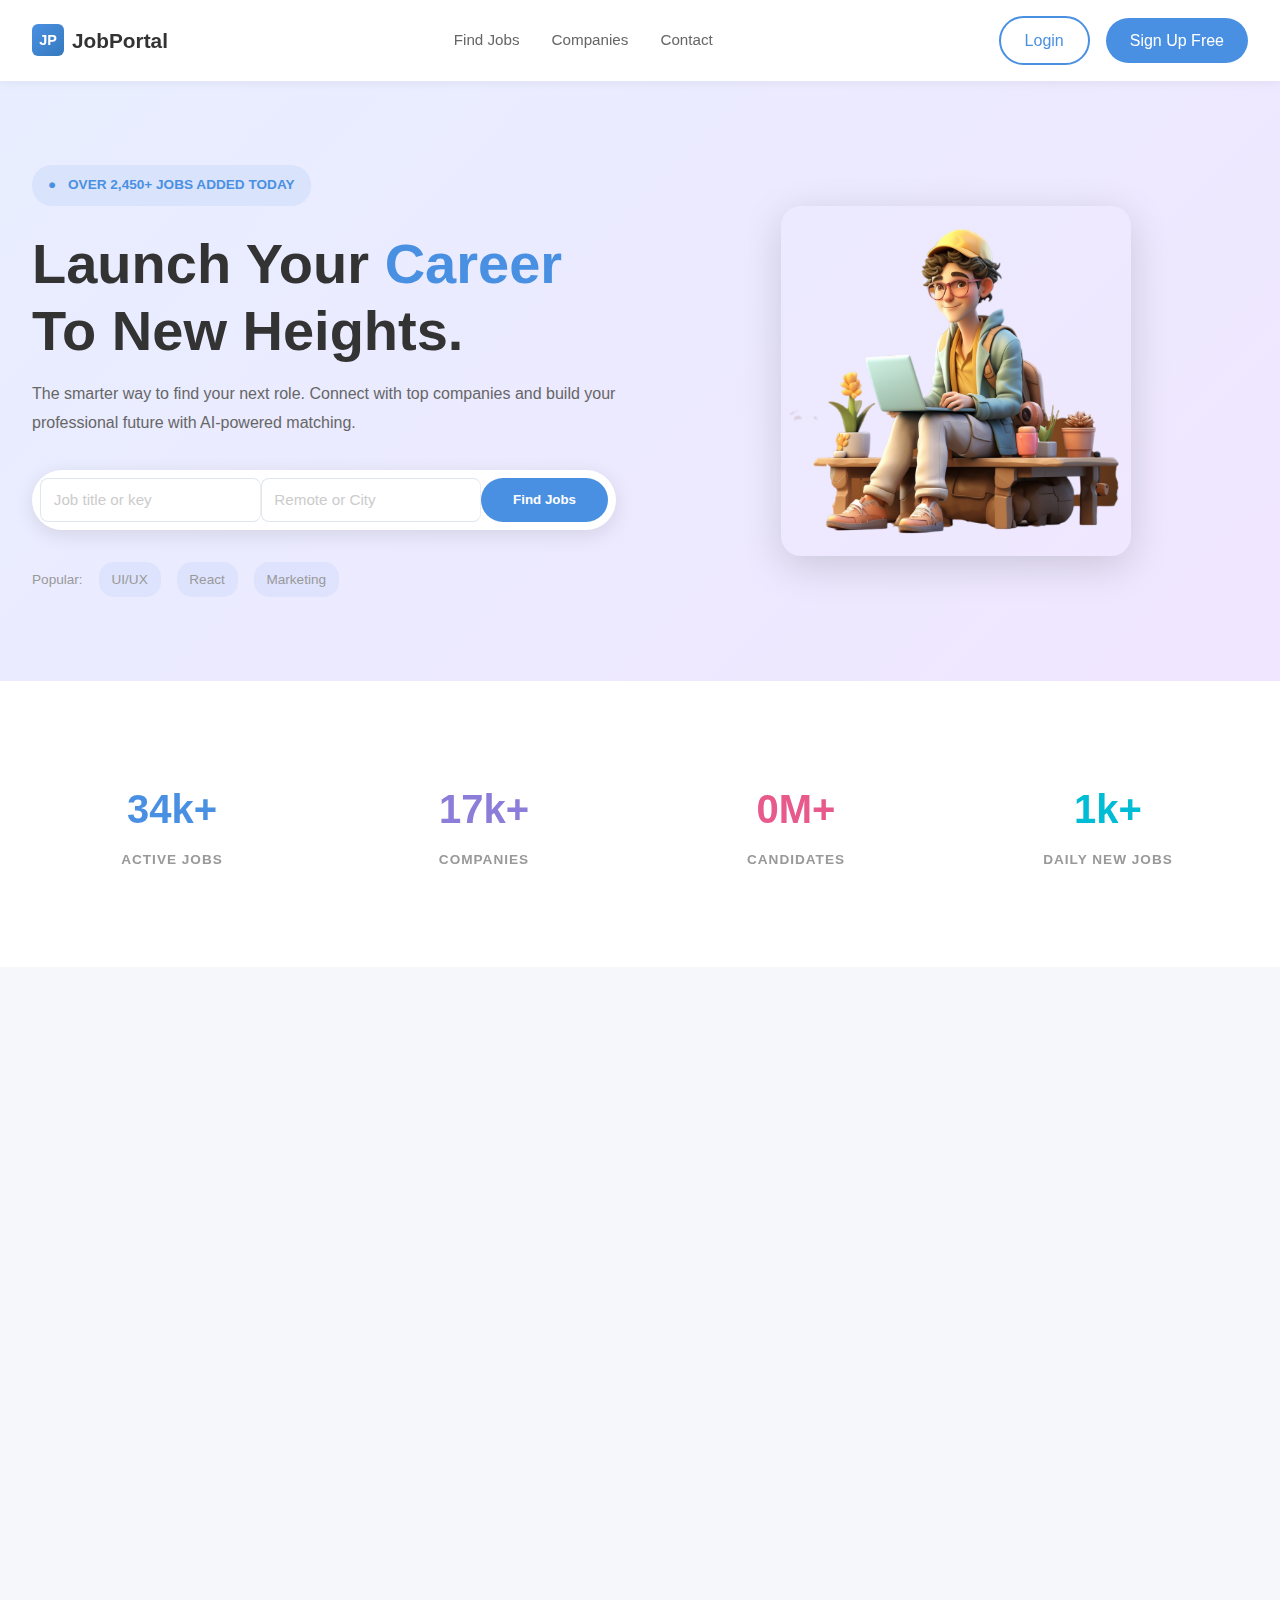
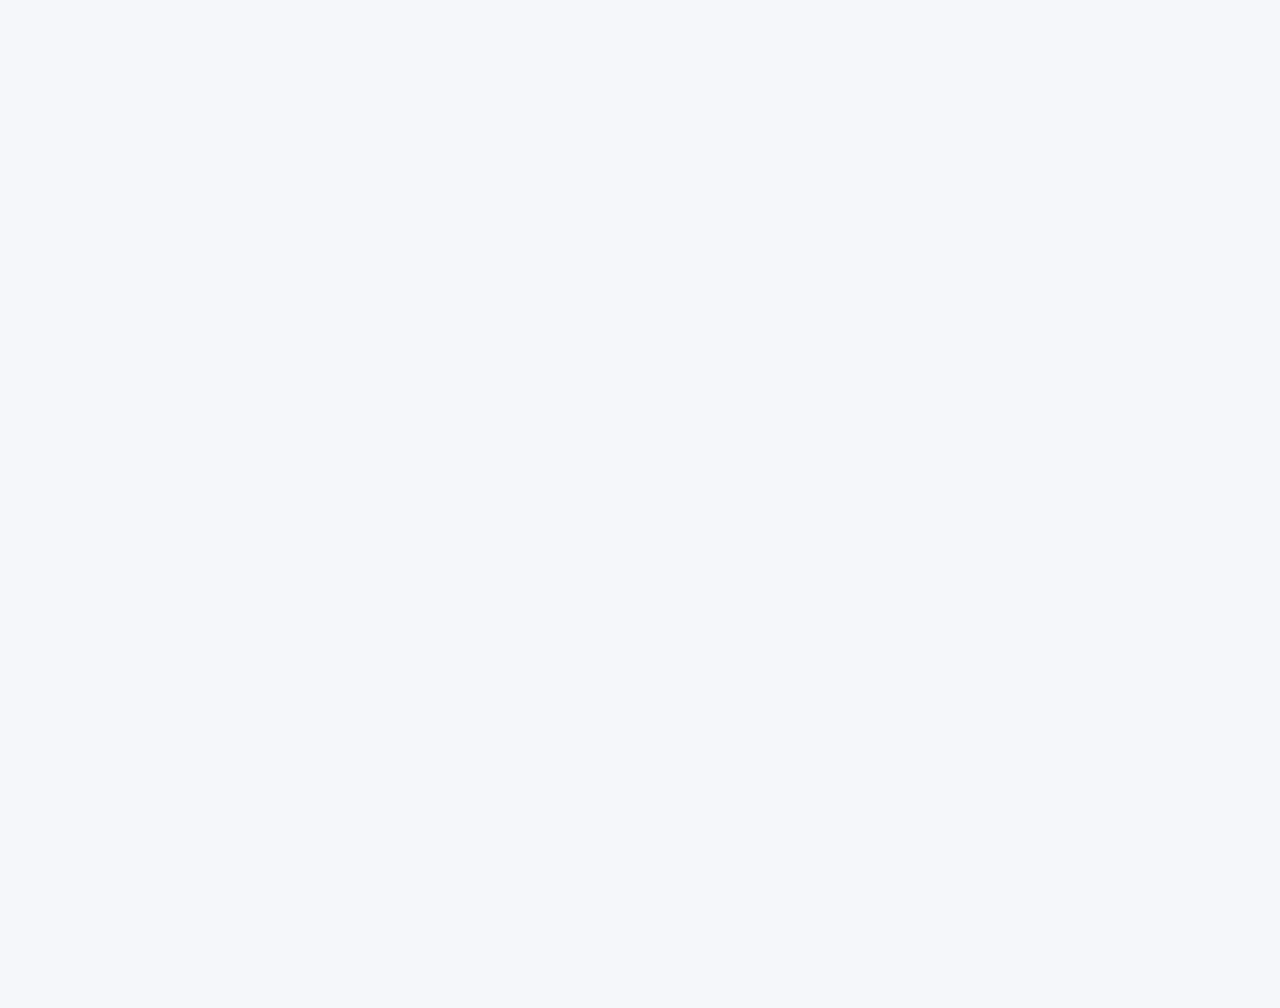
<file: index.html>
<!DOCTYPE html>
<html lang="en">
<head>
    <meta charset="UTF-8">
    <meta name="viewport" content="width=device-width, initial-scale=1.0">
    <title>JobPortal - Find Your Dream Job</title>
    <link rel="stylesheet" href="assets/css/global.css">
    <link rel="stylesheet" href="assets/css/index.css">
    <link rel="stylesheet" href="assets/css/animations.css">
    <script src="assets/js/animations.js" defer></script>
</head>
<body>
    <!-- Header -->
    <header>
        <a href="index.html" class="logo">
            <div class="logo-icon">JP</div>
            <span>JobPortal</span>
        </a>
        <nav class="desktop-nav">
            <a href="pages/jobs.html">Find Jobs</a>
            <a href="pages/about.html">Companies</a>
            <a href="pages/contact.html">Contact</a>
        </nav>
        <div class="auth-buttons">
            <a href="pages/login.html" class="btn-login">Login</a>
            <a href="pages/signup.html" class="btn-signup">Sign Up Free</a>
        </div>
        <button class="mobile-menu-toggle" aria-label="Toggle mobile menu">
            <span class="hamburger-line"></span>
            <span class="hamburger-line"></span>
            <span class="hamburger-line"></span>
        </button>
    </header>

    <!-- Mobile Menu Overlay -->
    <div class="mobile-menu-overlay">
        <div class="mobile-menu-content">
            <nav class="mobile-nav">
                <a href="pages/jobs.html">Find Jobs</a>
                <a href="pages/about.html">Companies</a>
                <a href="pages/contact.html">Contact</a>
                <div class="mobile-auth-buttons">
                    <a href="pages/login.html" class="btn-login">Login</a>
                    <a href="pages/signup.html" class="btn-signup">Sign Up Free</a>
                </div>
            </nav>
        </div>
    </div>

    <!-- Hero Section -->
    <section class="hero">
        <div class="hero-content">
            <div class="badge">OVER 2,450+ JOBS ADDED TODAY</div>
            <h1>Launch Your <span class="highlight">Career</span> To New Heights.</h1>
            <p class="hero-description">The smarter way to find your next role. Connect with top companies and build your professional future with AI-powered matching.</p>
            
            <div class="search-bar">
                <input type="text" class="search-input" id="jobInput" placeholder="Job title or key">
                <input type="text" class="search-input" id="locationInput" placeholder="Remote or City">
                <button class="btn-find" onclick="performSearch()">Find Jobs</button>
            </div>

            <div class="popular-tags">
                <span>Popular:</span>
                <span class="tag">UI/UX</span>
                <span class="tag">React</span>
                <span class="tag">Marketing</span>
            </div>
        </div>

        <div class="hero-card">
            <img src="assets/images/Boy.png" alt="Hero Image">
        </div>
    </section>

    <!-- Stats Section -->
    <section class="stats scroll-fade-in">
        <div class="stat-item scroll-scale-up">
            <div class="stat-number blue">100k+</div>
            <div class="stat-label">ACTIVE JOBS</div>
        </div>
        <div class="stat-item scroll-scale-up">
            <div class="stat-number purple">50k+</div>
            <div class="stat-label">COMPANIES</div>
        </div>
        <div class="stat-item scroll-scale-up">
            <div class="stat-number pink">2M+</div>
            <div class="stat-label">CANDIDATES</div>
        </div>
        <div class="stat-item scroll-scale-up">
            <div class="stat-number teal">5k+</div>
            <div class="stat-label">DAILY NEW JOBS</div>
        </div>
    </section>

    <!-- Explore by Category -->
    <section class="explore scroll-fade-in">
        <div class="section-header scroll-slide-left">
            <div>
                <h2>Explore by Category</h2>
                <p class="section-subtitle">Tailored opportunities in every professional domain. Start your search by selecting a field you excel in.</p>
            </div>
            <a href="pages/jobs.html" class="view-all">View all categories →</a>
        </div>

        <div class="categories">
            <div class="category-card scroll-rotate-in">
                <div class="category-icon"><img src="assets/images/category/Web Developer.png" alt="Web Developer"></div>
                <h3>Web Development</h3> 
                <p>1,200+ open roles</p>
            </div>
            <div class="category-card scroll-rotate-in">
                <div class="category-icon"><img src="assets/images/category/UI-UX Designer.png" alt="Designer"></div>
                <h3>Design</h3>
                <p>850+ open roles</p>
            </div>
            <div class="category-card scroll-rotate-in">
                <div class="category-icon"><img src="assets/images/category/Sales.png" alt="Sales"></div>
                <h3>Sales</h3>
                <p>2,100+ open roles</p>
            </div>
            <div class="category-card scroll-rotate-in">
                <div class="category-icon"><img src="assets/images/category/Digital Marketing.png" alt="Marketing"></div>
                <h3>Marketing</h3>
                <p>950+ open roles</p>
            </div>
        </div>
    </section>

    <!-- Testimonials Section -->
    <section class="testimonials scroll-fade-in">
        <div class="testimonials-header scroll-slide-right">
            <h2>Trusted by Professionals</h2>
            <p>Real stories from people who found their career path with us.</p>
        </div>

        <div class="testimonials-grid">
            <div class="testimonial-card scroll-scale-up">
                <div class="stars"><img src="assets/images/ratings.png" alt="Rating"></div>
                <p class="testimonial-text">"Found my current role as a Senior Engineer within just two weeks of signing up. The filtering options are way ahead of any other platform I've used."</p>
                <div class="testimonial-author">
                    <div class="author-avatar">AR</div>
                    <div class="author-info">
                        <strong>Alex Rodriguez</strong>
                        <span>Software Engineer</span>
                    </div>
                </div>
            </div>

            <div class="testimonial-card scroll-scale-up">
                <div class="stars"><img src="assets/images/ratings.png" alt="Rating"></div>
                <p class="testimonial-text">"We've hired 5 new designers this quarter using JobPortal. The quality of applicants is consistently higher compared to other major job boards."</p>
                <div class="testimonial-author">
                    <div class="author-avatar">SJ</div>
                    <div class="author-info">
                        <strong>Sarah Jenkins</strong>
                        <span>Design Lead</span>
                    </div>
                </div>
            </div>

            <div class="testimonial-card scroll-scale-up">
                <div class="stars"><img src="assets/images/ratings.png" alt="Rating"></div>
                <p class="testimonial-text">"The career advice blog helped me polish my resume and prepare for interviews. I felt much more confident going into the process."</p>
                <div class="testimonial-author">
                    <div class="author-avatar">MT</div>
                    <div class="author-info">
                        <strong>Michael Thompson</strong>
                        <span>Marketing Specialist</span>
                    </div>
                </div>
            </div>
        </div>
    </section>

    <!-- Footer -->
    <footer class="scroll-fade-in">
        <div class="footer-content">
            <div class="footer-section scroll-slide-up">
                <div class="footer-brand">
                    <div class="footer-logo-icon">JP</div>
                    JobPortal
                </div>
                <p class="footer-desc">The world's leading professional network for finding your next career milestone and connecting with top talent.</p>
                <div class="footer-social">
                    <div class="social-icon">f</div>
                    <div class="social-icon">𝕏</div>
                    <div class="social-icon">in</div>
                </div>
            </div>

            <div class="footer-section scroll-slide-up">
                <h4>For Job Seekers</h4>
                <div class="footer-links">
                    <a href="pages/jobs.html">Browse Jobs</a>
                    <a href="#">Career Advice</a>
                    <a href="#">Salary Tools</a>
                    <a href="#">Resume Builder</a>
                </div>
            </div>

            <div class="footer-section scroll-slide-up">
                <h4>For Employers</h4>
                <div class="footer-links">
                    <a href="#">Post a Job</a>
                    <a href="#">Hiring Solutions</a>
                    <a href="#">Pricing Plans</a>
                    <a href="#">Talent Pool</a>
                </div>
            </div>

            <div class="footer-section scroll-slide-up">
                <h4>Our Company</h4>
                <div class="footer-links">
                    <a href="pages/about.html">About Us</a>
                    <a href="pages/contact.html">Contact</a>
                    <a href="#">Privacy Policy</a>
                    <a href="#">Terms of Service</a>
                </div>
            </div>

            <div class="footer-section scroll-slide-up">
                <h4>Language</h4>
                <div class="footer-links">
                    <a href="#">English (US)</a>
                    <a href="#">Cookies</a>
                </div>
            </div>
        </div>

        <div class="footer-bottom scroll-slide-up">
            <span>© 2026 JobPortal Inc. All rights reserved.</span>
            <div class="footer-bottom-right">English (US) • Cookies</div>
        </div>
    </footer>
    <script src="assets/js/authDatabase.js"></script>    <script src="assets/js/global.js" defer></script>
    <script src="assets/js/auth.js" defer></script>
    <script src="assets/js/about.js" defer></script>
</body>
</html>
</file>
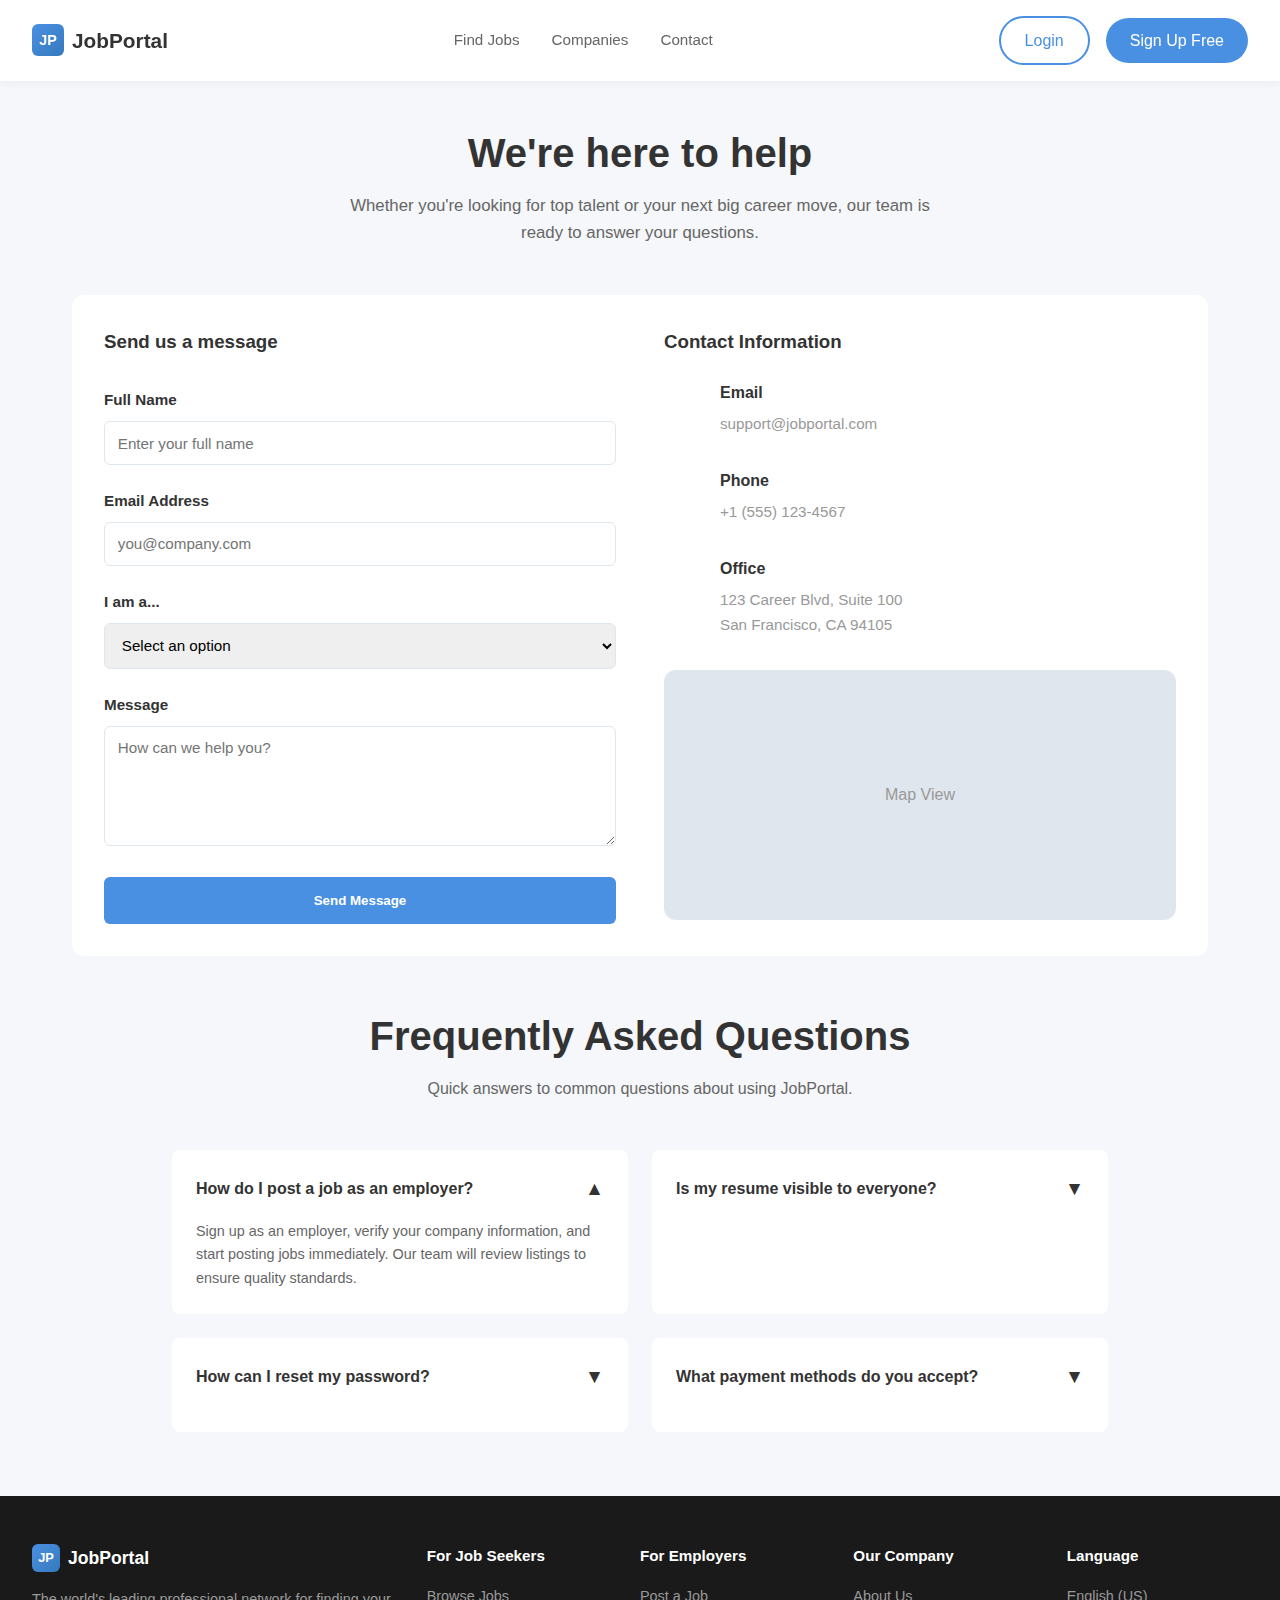
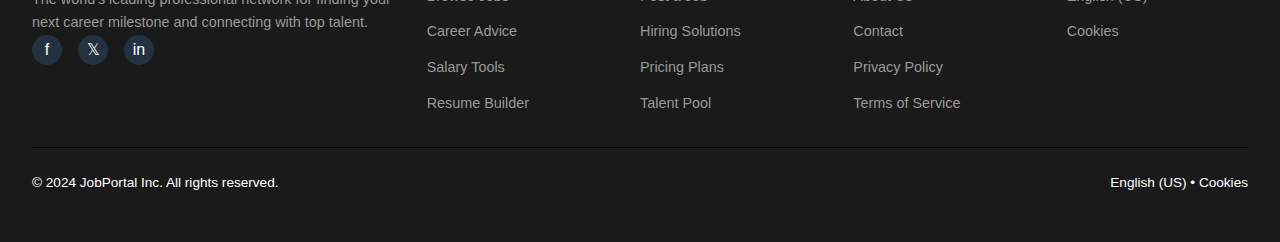
<file: contact.html>
<!DOCTYPE html>
<html lang="en">
<head>
    <meta charset="UTF-8">
    <meta name="viewport" content="width=device-width, initial-scale=1.0">
    <title>Contact Us - JobPortal</title>
    <link rel="stylesheet" href="style.css">
    <link rel="stylesheet" href="animations.css">
</head>
<body>
    <!-- Header -->
    <header>
        <a href="index.html" class="logo">
            <div class="logo-icon">JP</div>
            <span>JobPortal</span>
        </a>
        <nav>
            <a href="jobs.html">Find Jobs</a>
            <a href="about.html">Companies</a>
            <a href="contact.html">Contact</a>
        </nav>
        <div class="auth-buttons">
            <a href="login.html" class="btn-login">Login</a>
            <a href="signup.html" class="btn-signup">Sign Up Free</a>
        </div>
    </header>

    <!-- Contact Section -->
    <div class="contact-container">
        <div class="contact-header">
            <h1>We're here to help</h1>
            <p>Whether you're looking for top talent or your next big career move, our team is ready to answer your questions.</p>
        </div>

        <div class="contact-content">
            <div>
                <h3 style="margin-bottom: 2rem;">Send us a message</h3>
                <form class="contact-form">
                    <div class="contact-form-group">
                        <label>Full Name</label>
                        <input type="text" name="full_name" placeholder="Enter your full name">
                    </div>
                    <div class="contact-form-group">
                        <label>Email Address</label>
                        <input type="email" name="email" placeholder="you@company.com">
                    </div>
                    <div class="contact-form-group">
                        <label>I am a...</label>
                        <select>
                            <option>Select an option</option>
                            <option>Job Seeker</option>
                            <option>Employer</option>
                            <option>Other</option>
                        </select>
                    </div>
                    <div class="contact-form-group">
                        <label>Message</label>
                        <textarea name="message" placeholder="How can we help you?"></textarea>
                    </div>
                    <button type="button" class="send-btn" onclick="initContactForm()">Send Message</button>
                </form>
            </div>

            <div>
                <h3 style="margin-bottom: 1.5rem;">Contact Information</h3>
                <div class="contact-info">
                    <div class="info-block">
                        <div class="info-icon"><!-- add icone --></div>
                        <div class="info-text">
                            <strong>Email</strong>
                            <span>support@jobportal.com</span>
                        </div>
                    </div>
                    <div class="info-block">
                        <div class="info-icon"><!-- add icone --></div>
                        <div class="info-text">
                            <strong>Phone</strong>
                            <span>+1 (555) 123-4567</span>
                        </div>
                    </div>
                    <div class="info-block">
                        <div class="info-icon"><!-- add icone --></div>
                        <div class="info-text">
                            <strong>Office</strong>
                            <span>123 Career Blvd, Suite 100<br>San Francisco, CA 94105</span>
                        </div>
                    </div>
                </div>
                <div class="contact-map">
                    <!-- add icone --> Map View
                </div>
            </div>
        </div>
    </div>

    <!-- FAQ Section -->
    <div class="faq-container">
        <div class="faq-header">
            <h2>Frequently Asked Questions</h2>
            <p>Quick answers to common questions about using JobPortal.</p>
        </div>

        <div class="faq-grid">
            <div class="faq-item active">
                <div class="faq-question">
                    How do I post a job as an employer?
                    <span class="faq-icon">▼</span>
                </div>
                <div class="faq-answer">
                    Sign up as an employer, verify your company information, and start posting jobs immediately. Our team will review listings to ensure quality standards.
                </div>
            </div>

            <div class="faq-item">
                <div class="faq-question">
                    Is my resume visible to everyone?
                    <span class="faq-icon">▼</span>
                </div>
                <div class="faq-answer">
                    You have complete control over your profile visibility. Choose to show or hide your resume, and manage which companies can see your information.
                </div>
            </div>

            <div class="faq-item">
                <div class="faq-question">
                    How can I reset my password?
                    <span class="faq-icon">▼</span>
                </div>
                <div class="faq-answer">
                    Click "Forgot password" on the login page. Enter your email, and we'll send you a password reset link within minutes.
                </div>
            </div>

            <div class="faq-item">
                <div class="faq-question">
                    What payment methods do you accept?
                    <span class="faq-icon">▼</span>
                </div>
                <div class="faq-answer">
                    We accept all major credit cards, bank transfers, and digital payment methods like PayPal and Stripe for employer subscriptions.
                </div>
            </div>
        </div>
    </div>

    <!-- Footer -->
    <footer>
        <div class="footer-content">
            <div class="footer-section">
                <div class="footer-brand">
                    <div class="footer-logo-icon">JP</div>
                    JobPortal
                </div>
                <p class="footer-desc">The world's leading professional network for finding your next career milestone and connecting with top talent.</p>
                <div class="footer-social">
                    <div class="social-icon">f</div>
                    <div class="social-icon">𝕏</div>
                    <div class="social-icon">in</div>
                </div>
            </div>

            <div class="footer-section">
                <h4>For Job Seekers</h4>
                <div class="footer-links">
                    <a href="jobs.html">Browse Jobs</a>
                    <a href="#">Career Advice</a>
                    <a href="#">Salary Tools</a>
                    <a href="#">Resume Builder</a>
                </div>
            </div>

            <div class="footer-section">
                <h4>For Employers</h4>
                <div class="footer-links">
                    <a href="#">Post a Job</a>
                    <a href="#">Hiring Solutions</a>
                    <a href="#">Pricing Plans</a>
                    <a href="#">Talent Pool</a>
                </div>
            </div>

            <div class="footer-section">
                <h4>Our Company</h4>
                <div class="footer-links">
                    <a href="about.html">About Us</a>
                    <a href="contact.html">Contact</a>
                    <a href="#">Privacy Policy</a>
                    <a href="#">Terms of Service</a>
                </div>
            </div>

            <div class="footer-section">
                <h4>Language</h4>
                <div class="footer-links">
                    <a href="#">English (US)</a>
                    <a href="#">Cookies</a>
                </div>
            </div>
        </div>

        <div class="footer-bottom">
            <span>© 2024 JobPortal Inc. All rights reserved.</span>
            <div class="footer-bottom-right">English (US) • Cookies</div>
        </div>
    </footer>


    <script src="script.js"></script>
</body>
</html>
</file>
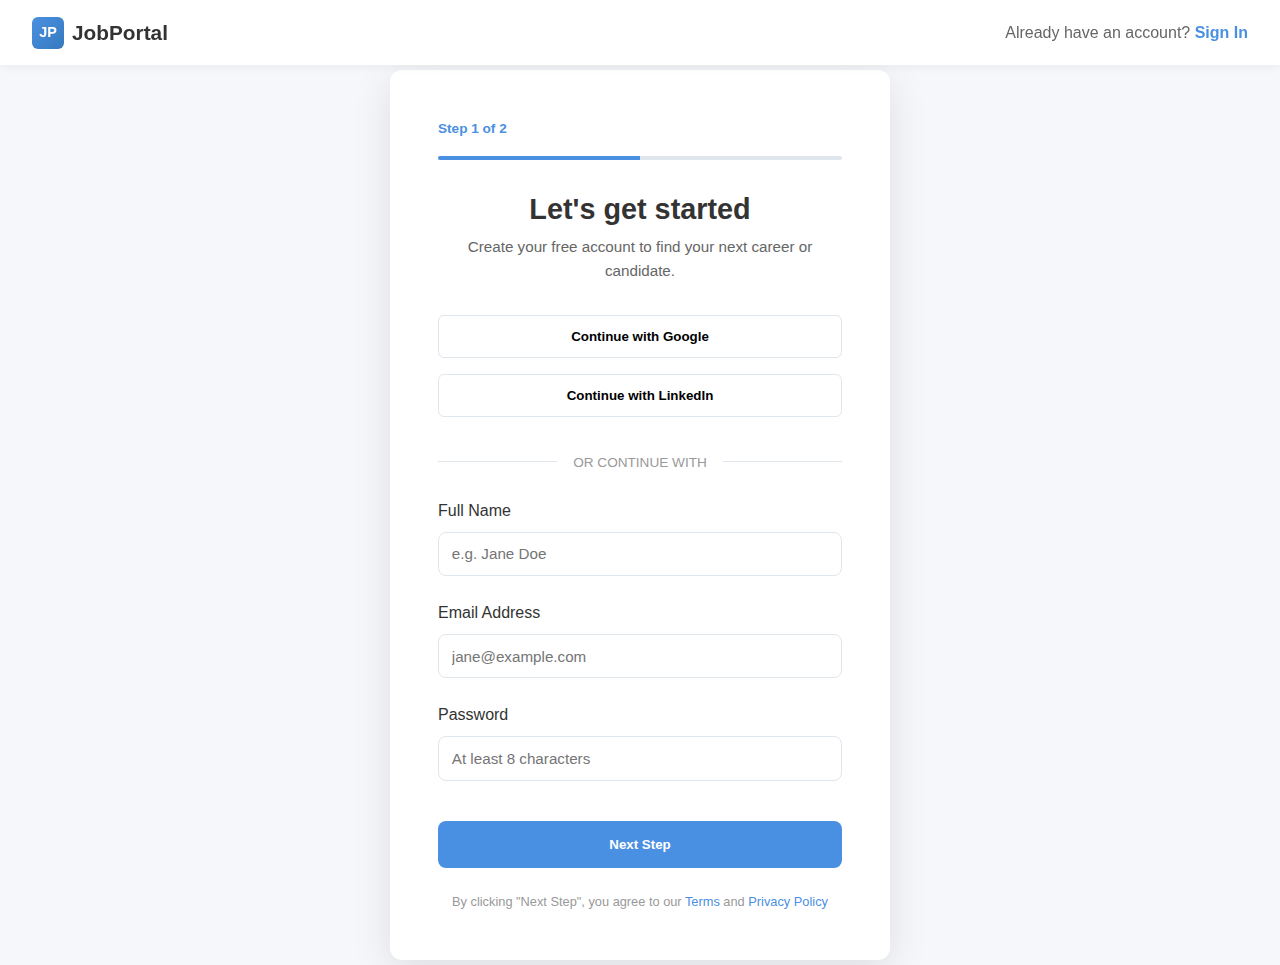
<file: signup.html>
<!DOCTYPE html>
<html lang="en">
<head>
    <meta charset="UTF-8">
    <meta name="viewport" content="width=device-width, initial-scale=1.0">
    <title>Sign Up - JobPortal</title>
    <link rel="stylesheet" href="style.css">
    <link rel="stylesheet" href="animations.css">
    <style>
        .signup-body {
            background: #F5F7FA;
            min-height: 100vh;
            display: flex;
            flex-direction: column;
        }
        .progress-bar {
            width: 100%;
            height: 4px;
            background: #E0E6ED;
            border-radius: 2px;
            margin-bottom: 2rem;
            overflow: hidden;
        }
        .progress-bar-fill {
            height: 100%;
            background: #4A90E2;
            transition: width 0.3s ease;
        }
    </style>
</head>
<body class="signup-body">
    <!-- Header -->
    <header>
        <a href="index.html" class="logo">
            <div class="logo-icon">JP</div>
            <span>JobPortal</span>
        </a>
        <div style="margin-left: auto; color: #666;">
            Already have an account? <a href="login.html" style="color: #4A90E2; font-weight: 600; text-decoration: none;">Sign In</a>
        </div>
    </header>

    <!-- Auth Container -->
    <div class="auth-container">
        <div class="auth-card">
            <!-- Step 1: Account Information -->
            <div id="step1" style="display: block;">
                <div style="color: #4A90E2; font-size: 0.85rem; font-weight: 600; margin-bottom: 1rem;">Step 1 of 2</div>
                <div class="progress-bar">
                    <div class="progress-bar-fill" style="width: 50%;"></div>
                </div>

                <div class="auth-header">
                    <h1 style="font-size: 1.8rem;">Let's get started</h1>
                    <p>Create your free account to find your next career or candidate.</p>
                </div>

                <div class="social-login" style="margin: 2rem 0;">
                    <button type="button" class="social-btn"><!-- add avatar --> Continue with Google</button>
                    <button type="button" class="social-btn"><!-- add avatar --> Continue with LinkedIn</button>
                </div>

                <div class="divider">
                    <span>OR CONTINUE WITH</span>
                </div>

                <form id="step1Form" onsubmit="goToStep2(event)">
                    <div class="form-group">
                        <label>Full Name</label>
                        <input type="text" id="fullName" name="full_name" placeholder="e.g. Jane Doe" required>
                    </div>

                    <div class="form-group">
                        <label>Email Address</label>
                        <input type="email" id="email" name="email" placeholder="jane@example.com" required>
                    </div>

                    <div class="form-group">
                        <label>Password</label>
                        <div style="position: relative; display: flex; align-items: center;">
                            <input type="password" id="passwordInputStep1" name="password" placeholder="At least 8 characters" required style="flex: 1; padding-right: 40px;">
                            <button type="button" class="password-toggle" style="position: absolute; right: 10px; background: none; border: none; cursor: pointer; font-size: 1rem; padding: 0;" onclick="togglePasswordStep1()"><!-- add avatar --></button>
                        </div>
                    </div>

                    <button type="submit" class="btn btn-primary" style="width: 100%; padding: 1rem; margin-top: 1rem;">Next Step</button>
                </form>

                <div class="signup-agreement">
                    By clicking "Next Step", you agree to our <a href="#" style="text-decoration: none;">Terms</a> and <a href="#" style="text-decoration: none;">Privacy Policy</a>
                </div>
            </div>

            <!-- Step 2: Role Selection -->
            <div id="step2" style="display: none;">
                <div style="color: #4A90E2; font-size: 0.85rem; font-weight: 600; margin-bottom: 1rem;">Step 2 of 2</div>
                <div class="progress-bar">
                    <div class="progress-bar-fill" style="width: 100%;"></div>
                </div>

                <button type="button" onclick="goBackToStep1()" style="background: none; border: none; color: #4A90E2; cursor: pointer; margin-bottom: 1rem; font-weight: 600; padding: 0; font-size: 1rem;">← Back</button>

                <div class="auth-header">
                    <h1 style="font-size: 1.8rem;">Role Selection</h1>
                    <p>How do you want to use the platform?</p>
                </div>

                <form id="step2Form" onsubmit="handleSignup(event)">
                    <div style="margin: 2rem 0;">
                        <div class="role-option" id="jobSeekerRole" onclick="selectRole('job-seeker')" style="border: 2px solid #4A90E2; padding: 1.5rem; border-radius: 8px; margin-bottom: 1rem; cursor: pointer; background: rgba(74, 144, 226, 0.05); transition: all 0.3s;">
                            <div style="display: flex; align-items: center; gap: 1rem;">
                                <span style="font-size: 1.5rem;"><!-- add avatar --></span>
                                <div style="flex: 1;">
                                    <strong>Job Seeker</strong>
                                    <div style="color: #999; font-size: 0.85rem;">I'm looking for a new job or project.</div>
                                </div>
                                <span style="color: #4A90E2; font-size: 1.2rem;">✓</span>
                            </div>
                        </div>

                        <div class="role-option" id="employerRole" onclick="selectRole('employer')" style="border: 2px solid #E0E6ED; padding: 1.5rem; border-radius: 8px; cursor: pointer; transition: all 0.3s;">
                            <div style="display: flex; align-items: center; gap: 1rem;">
                                <span style="font-size: 1.5rem;"><!-- add avatar --></span>
                                <div style="flex: 1;">
                                    <strong>Employer</strong>
                                    <div style="color: #999; font-size: 0.85rem;">I'm hiring talent for my company.</div>
                                </div>
                            </div>
                        </div>
                    </div>

                    <input type="hidden" id="userRole" name="userRole" value="job-seeker">
                    <button type="submit" class="btn btn-primary" style="width: 100%; padding: 1rem; margin-top: 2rem;">Create Account</button>
                </form>
            </div>
        </div>
    </div>


    <script>
        function goToStep2(event) {
            event.preventDefault();
            const fullName = document.getElementById('fullName').value;
            const email = document.getElementById('email').value;
            const password = document.getElementById('passwordInputStep1').value;

            if (!fullName || !email || !password) {
                alert('Please fill in all fields');
                return;
            }

            if (password.length < 8) {
                alert('Password must be at least 8 characters');
                return;
            }

            // Store data in session
            sessionStorage.setItem('signup_fullName', fullName);
            sessionStorage.setItem('signup_email', email);
            sessionStorage.setItem('signup_password', password);

            document.getElementById('step1').style.display = 'none';
            document.getElementById('step2').style.display = 'block';
        }

        function goBackToStep1() {
            document.getElementById('step2').style.display = 'none';
            document.getElementById('step1').style.display = 'block';
        }

        function selectRole(role) {
            document.getElementById('userRole').value = role;
            
            const jobSeekerRole = document.getElementById('jobSeekerRole');
            const employerRole = document.getElementById('employerRole');

            if (role === 'job-seeker') {
                jobSeekerRole.style.borderColor = '#4A90E2';
                jobSeekerRole.style.background = 'rgba(74, 144, 226, 0.05)';
                employerRole.style.borderColor = '#E0E6ED';
                employerRole.style.background = 'transparent';
            } else {
                jobSeekerRole.style.borderColor = '#E0E6ED';
                jobSeekerRole.style.background = 'transparent';
                employerRole.style.borderColor = '#4A90E2';
                employerRole.style.background = 'rgba(74, 144, 226, 0.05)';
            }
        }

        function togglePasswordStep1() {
            const input = document.getElementById('passwordInputStep1');
            const btn = event.target;
            if (input.type === 'password') {
                input.type = 'text';
                btn.textContent = '🙈';
            } else {
                input.type = 'password';
                btn.textContent = '👁️';
            }
        }

        function handleSignup(event) {
            event.preventDefault();
            const fullName = sessionStorage.getItem('signup_fullName');
            const email = sessionStorage.getItem('signup_email');
            const userRole = document.getElementById('userRole').value;

            alert(`Account created successfully!\n\nName: ${fullName}\nEmail: ${email}\nRole: ${userRole === 'job-seeker' ? 'Job Seeker' : 'Employer'}`);
            
            // Clear session data
            sessionStorage.clear();
            
            // Redirect to dashboard
            setTimeout(() => {
                window.location.href = 'index.html';
            }, 500);
        }

        // Initialize role selection on page load
        document.addEventListener('DOMContentLoaded', () => {
            selectRole('job-seeker');
        });
    </script>
    <script src="script.js"></script>
</body>
</html>

    <script>
        function goToStep2() {
            document.getElementById('step1').style.display = 'none';
            document.getElementById('step2').style.display = 'block';
        }

        function goToStep1() {
            document.getElementById('step2').style.display = 'none';
            document.getElementById('step1').style.display = 'block';
        }
    </script>
    <script src="script.js"></script>
</body>
</html>
</file>
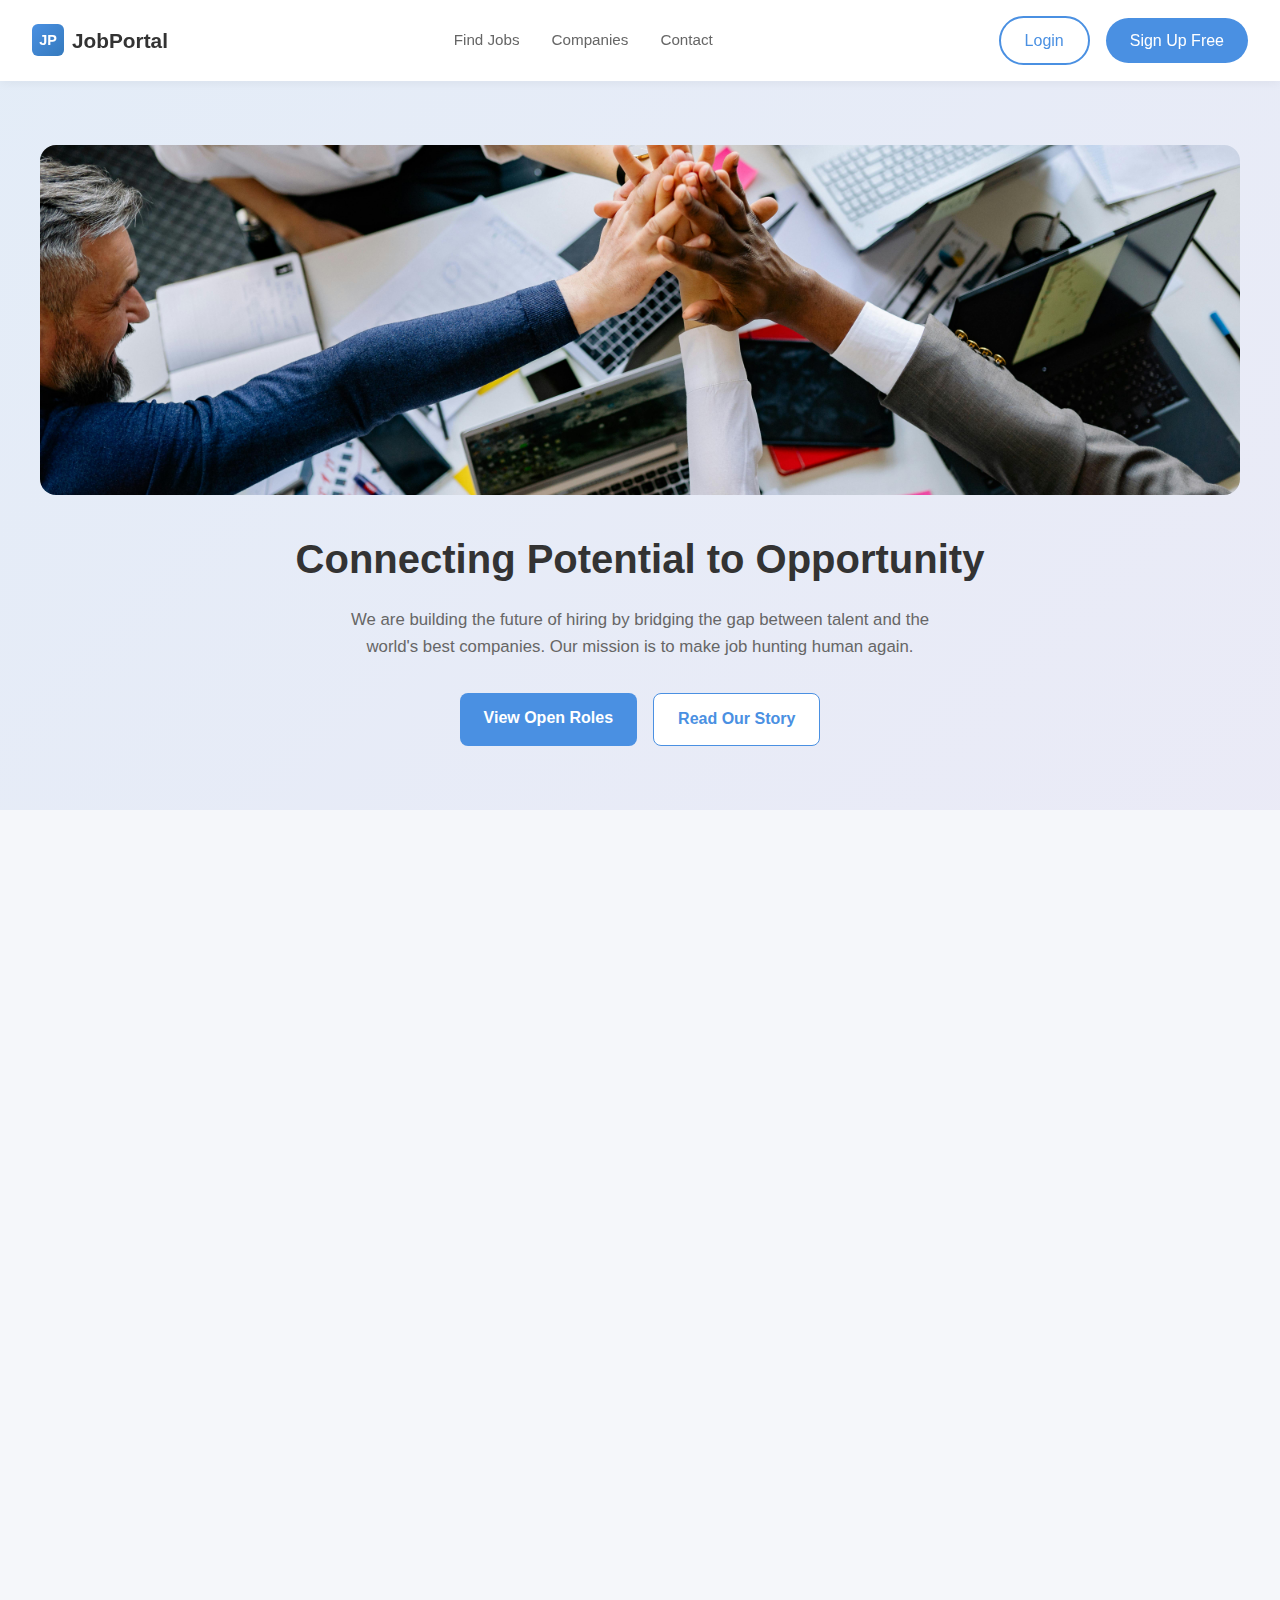
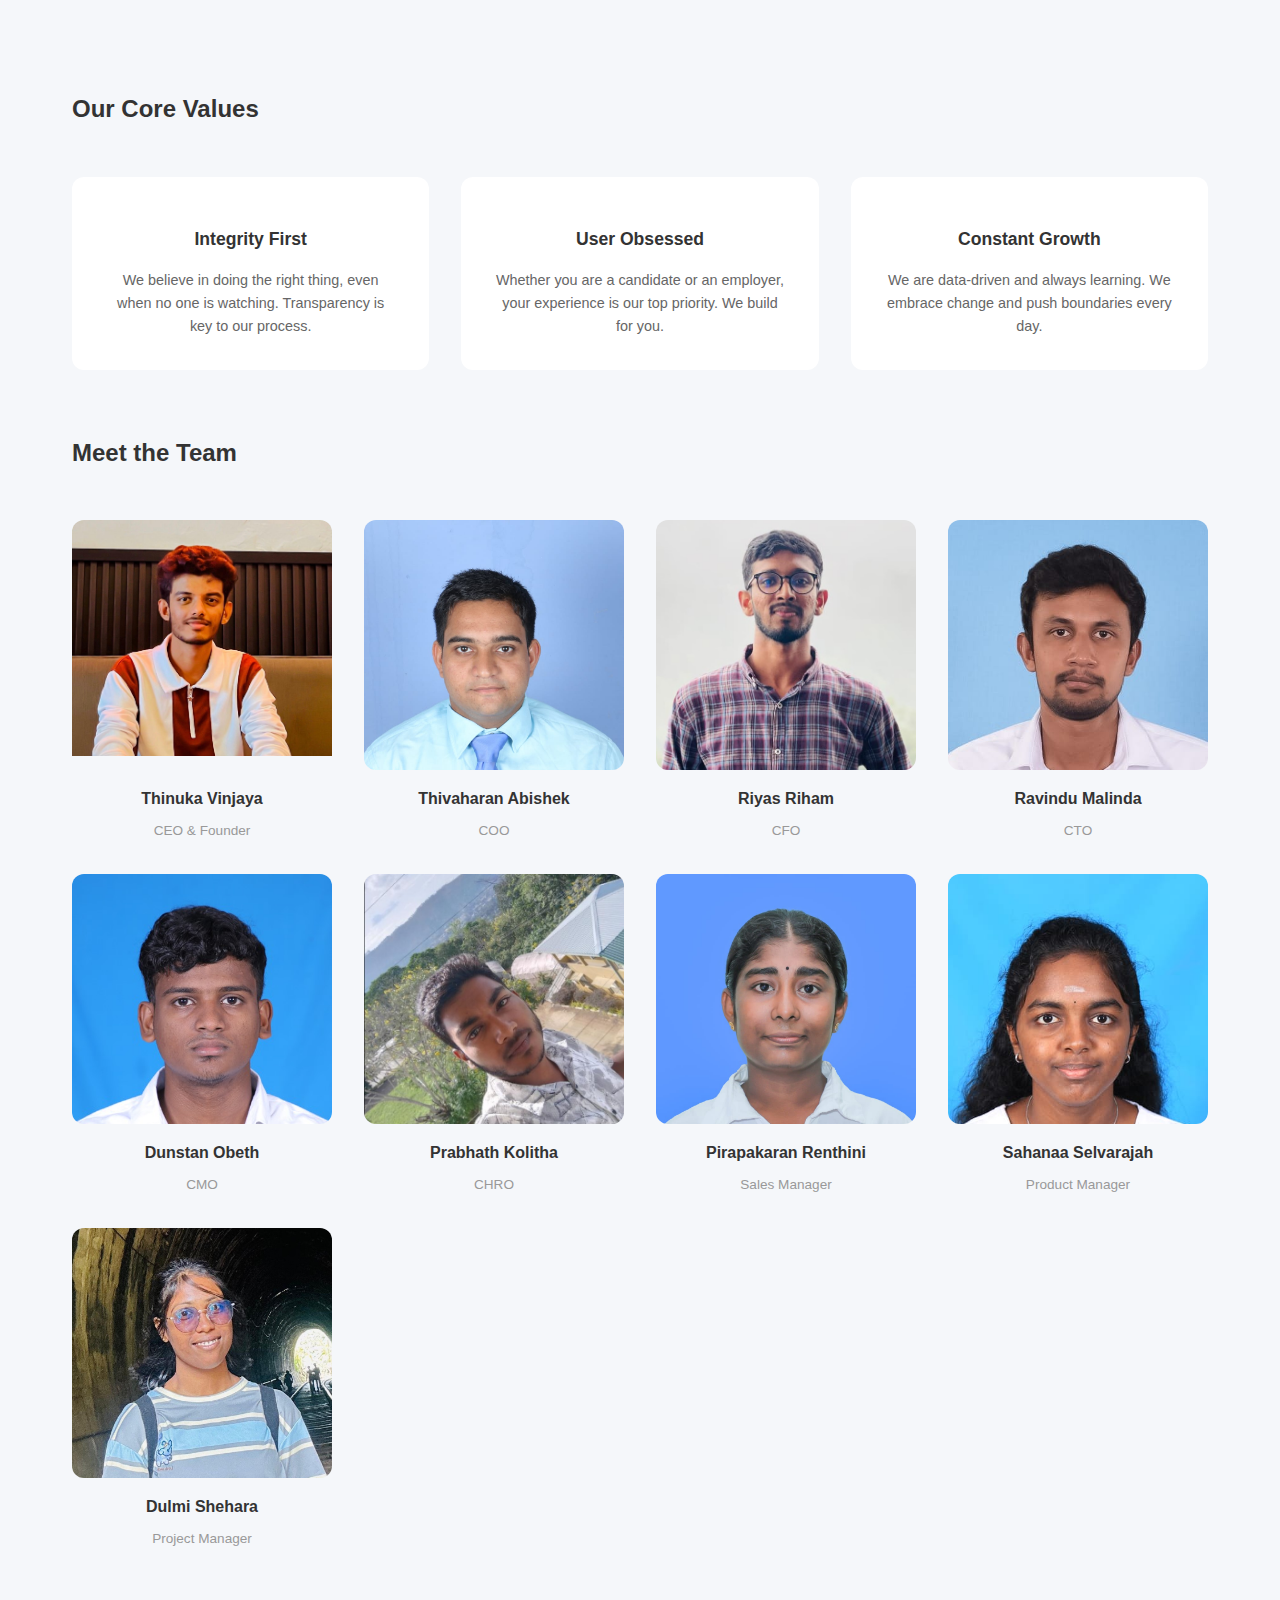
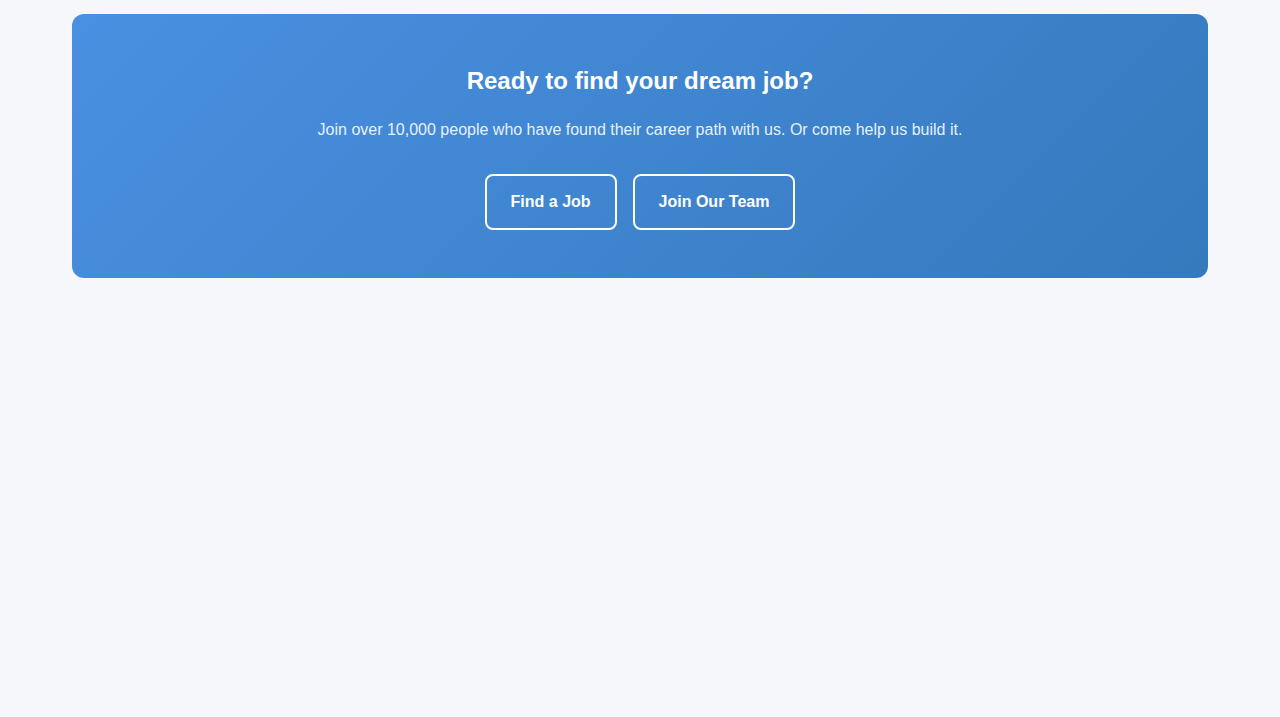
<file: pages/about.html>
<!DOCTYPE html>
<html lang="en">
<head>
    <meta charset="UTF-8">
    <meta name="viewport" content="width=device-width, initial-scale=1.0">
    <title>About Us - JobPortal</title>
    <link rel="stylesheet" href="../assets/css/global.css">
    <link rel="stylesheet" href="../assets/css/about.css">
    <link rel="stylesheet" href="../assets/css/animations.css">
    <script src="../assets/js/animations.js" defer></script>
</head>
<body>
    <!-- Header -->
    <header>
        <a href="/index.html" class="logo">
            <div class="logo-icon">JP</div>
            <span>JobPortal</span>
        </a>
        <nav class="desktop-nav">
            <a href="jobs.html">Find Jobs</a>
            <a href="about.html">Companies</a>
            <a href="contact.html">Contact</a>
        </nav>
        <div class="auth-buttons">
            <a href="login.html" class="btn-login">Login</a>
            <a href="signup.html" class="btn-signup">Sign Up Free</a>
        </div>
        <button class="mobile-menu-toggle" aria-label="Toggle mobile menu">
            <span class="hamburger-line"></span>
            <span class="hamburger-line"></span>
            <span class="hamburger-line"></span>
        </button>
    </header>

    <!-- Mobile Menu Overlay -->
    <div class="mobile-menu-overlay">
        <div class="mobile-menu-content">
            <nav class="mobile-nav">
                <a href="jobs.html">Find Jobs</a>
                <a href="about.html">Companies</a>
                <a href="contact.html">Contact</a>
                <div class="mobile-auth-buttons">
                    <a href="login.html" class="btn-login">Login</a>
                    <a href="signup.html" class="btn-signup">Sign Up Free</a>
                </div>
            </nav>
        </div>
    </div>

    <!-- Hero -->
    <div class="about-hero scroll-fade-in">
        <div style="max-width: 1200px; margin: 0 auto;">
            <div class="about-hero-img"></div>
            <h1>Connecting Potential to Opportunity</h1>
            <p>We are building the future of hiring by bridging the gap between talent and the world's best companies. Our mission is to make job hunting human again.</p>
            <div class="about-cta-buttons">
                <a href="jobs.html" class="btn btn-primary">View Open Roles</a>
                <a href="#" class="btn btn-secondary">Read Our Story</a>
            </div>
        </div>
    </div>

    <!-- Stats -->
    <div class="about-stats scroll-fade-in" style="max-width: 1200px; margin: 3rem auto; padding: 0 2rem;">
        <div class="about-stat scroll-scale-up">
            <div class="about-stat-number">10k+</div>
            <div class="about-stat-label">JOBS FILLED</div>
        </div>
        <div class="about-stat scroll-scale-up">
            <div class="about-stat-number">500+</div>
            <div class="about-stat-label">COMPANIES</div>
        </div>
        <div class="about-stat scroll-scale-up">
            <div class="about-stat-number">1M+</div>
            <div class="about-stat-label">CANDIDATES</div>
        </div>
        <div class="about-stat scroll-scale-up">
            <div class="about-stat-number">5</div>
            <div class="about-stat-label">YEARS</div>
        </div>
    </div>

    <!-- Timeline -->
    <div class="scroll-fade-in" style="max-width: 1200px; margin: 4rem auto; padding: 0 2rem;">
        <h2 style="margin-bottom: 3rem;">Our Journey So Far</h2>
        <p style="color: #666; margin-bottom: 2rem;">From a garage project to a global platform, here's how we grew over the years.</p>

        <div class="timeline">
            <div class="timeline-item scroll-slide-left">
                <div class="timeline-year">2018</div>
                <div class="timeline-content">
                    <h3><!-- add icone --> The Beginning</h3>
                    <p>Founded in a small garage in San Francisco with a simple mission: simplify hiring. We launched our beta with just 5 companies.</p>
                </div>
            </div>

            <div class="timeline-item scroll-slide-right">
                <div class="timeline-year">2020</div>
                <div class="timeline-content">
                    <h3><!-- add icone --> First Milestone</h3>
                    <p>Hit 1,000 active daily users and secured Series A funding. The team grew from 3 to 25 remote employees.</p>
                </div>
            </div>

            <div class="timeline-item scroll-slide-left">
                <div class="timeline-year">2023</div>
                <div class="timeline-content">
                    <h3><!-- add icone --> Going Global</h3>
                    <p>Expanded operations to 3 continents. Launched multi-language support and AI-driven matching algorithms.</p>
                </div>
            </div>

            <div class="timeline-item scroll-slide-right">
                <div class="timeline-year">2024 & Beyond</div>
                <div class="timeline-content">
                    <h3><!-- add icone --> Building the Future</h3>
                    <p>We are just getting started. Join us as we redefine what it means to find meaningful work.</p>
                </div>
            </div>
        </div>
    </div>

    <!-- Core Values -->
    <div style="max-width: 1200px; margin: 4rem auto; padding: 0 2rem;">
        <h2 style="margin-bottom: 3rem;">Our Core Values</h2>
        <div class="core-values">
            <div class="value-card">
                <div class="value-icon"><!-- add icone --></div>
                <h3>Integrity First</h3>
                <p>We believe in doing the right thing, even when no one is watching. Transparency is key to our process.</p>
            </div>
            <div class="value-card">
                <div class="value-icon"><!-- add icone --></div>
                <h3>User Obsessed</h3>
                <p>Whether you are a candidate or an employer, your experience is our top priority. We build for you.</p>
            </div>
            <div class="value-card">
                <div class="value-icon"><!-- add icone --></div>
                <h3>Constant Growth</h3>
                <p>We are data-driven and always learning. We embrace change and push boundaries every day.</p>
            </div>
        </div>
    </div>

    <!-- Team -->
    <div style="max-width: 1200px; margin: 4rem auto; padding: 0 2rem;">
        <div style="display: flex; justify-content: space-between; align-items: center; margin-bottom: 3rem;">
            <h2>Meet the Team</h2>            
        </div>

        <div class="team-grid">
            <div class="team-member">
                <div class="team-member-img">
                    <img src="../assets/images/profile/thinuka.jpeg" alt="thinuka">
                </div>
                <h4>Thinuka Vinjaya</h4>
                <span>CEO & Founder</span>
            </div>
            <div class="team-member">
                <div class="team-member-img">
                    <img src="../assets/images/profile/abishek.jpeg" alt="abishek">
                </div>
                <h4>Thivaharan Abishek</h4>
                <span>COO</span>
            </div>
            <div class="team-member">
                <div class="team-member-img">
                    <img src="../assets/images/profile/riham.jpeg" alt="riham">
                </div>
                <h4>Riyas Riham</h4>
                <span>CFO</span>
            </div>
            <div class="team-member">
                <div class="team-member-img">
                    <img src="../assets/images/profile/ravindu.jpeg" alt="ravindu">
                </div>
                <h4>Ravindu Malinda</h4>
                <span>CTO</span>
            </div>
            <div class="team-member">
                <div class="team-member-img">
                    <img src="../assets/images/profile/obeth.jpeg" alt="obeth">
                </div>
                <h4>Dunstan Obeth</h4>
                <span>CMO</span>
            </div>
            <div class="team-member">
                <div class="team-member-img">
                    <img src="../assets/images/profile/prabath.jpeg" alt="prabhath">
                </div>
                <h4>Prabhath Kolitha</h4>
                <span>CHRO</span>
            </div>
            <div class="team-member">
                <div class="team-member-img">
                    <img src="../assets/images/profile/renthini.jpeg" alt="renthini">
                </div>
                <h4>Pirapakaran Renthini</h4>
                <span>Sales Manager</span>
            </div>
            <div class="team-member">
                <div class="team-member-img">
                    <img src="../assets/images/profile/sahanaa.jpeg" alt="sahanaa">
                </div>
                <h4>Sahanaa Selvarajah</h4>
                <span>Product Manager</span>
            </div>
            <div class="team-member">
                <div class="team-member-img">
                    <img src="../assets/images/profile/dulmi.jpg" alt="dulmi">
                </div>
                <h4>Dulmi Shehara</h4>
                <span>Project Manager</span>
            </div>
            
        </div>
    </div>

    <!-- CTA -->
    <div style="max-width: 1200px; margin: 4rem auto; padding: 0 2rem;">
        <div class="cta-section">
            <h2>Ready to find your dream job?</h2>
            <p>Join over 10,000 people who have found their career path with us. Or come help us build it.</p>
            <div class="cta-buttons">
                <a href="jobs.html" class="btn">Find a Job</a>
                <a href="#" class="btn">Join Our Team</a>
            </div>
        </div>
    </div>

    <!-- Footer -->
    <footer class="scroll-fade-in">
        <div class="footer-content">
            <div class="footer-section scroll-slide-up">
                <div class="footer-brand">
                    <div class="footer-logo-icon">JP</div>
                    JobPortal
                </div>
                <p class="footer-desc">The world's leading professional network for finding your next career milestone and connecting with top talent.</p>
                <div class="footer-social">
                    <div class="social-icon">f</div>
                    <div class="social-icon">𝕏</div>
                    <div class="social-icon">in</div>
                </div>
            </div>

            <div class="footer-section scroll-slide-up">
                <h4>For Job Seekers</h4>
                <div class="footer-links">
                    <a href="jobs.html">Browse Jobs</a>
                    <a href="#">Career Advice</a>
                    <a href="#">Salary Tools</a>
                    <a href="#">Resume Builder</a>
                </div>
            </div>

            <div class="footer-section scroll-slide-up">
                <h4>For Employers</h4>
                <div class="footer-links">
                    <a href="#">Post a Job</a>
                    <a href="#">Hiring Solutions</a>
                    <a href="#">Pricing Plans</a>
                    <a href="#">Talent Pool</a>
                </div>
            </div>

            <div class="footer-section scroll-slide-up">
                <h4>Our Company</h4>
                <div class="footer-links">
                    <a href="about.html">About Us</a>
                    <a href="contact.html">Contact</a>
                    <a href="#">Privacy Policy</a>
                    <a href="#">Terms of Service</a>
                </div>
            </div>

            <div class="footer-section scroll-slide-up">
                <h4>Language</h4>
                <div class="footer-links">
                    <a href="#">English (US)</a>
                    <a href="#">Cookies</a>
                </div>
            </div>
        </div>

        <div class="footer-bottom scroll-slide-up">
            <span>© 2026 JobPortal Inc. All rights reserved.</span>
            <div class="footer-bottom-right">English (US) • Cookies</div>
        </div>
    </footer>

    <script src="/assets/js/global.js" defer></script>
    <script src="/assets/js/about.js" defer></script>
</body>
</html>
</file>
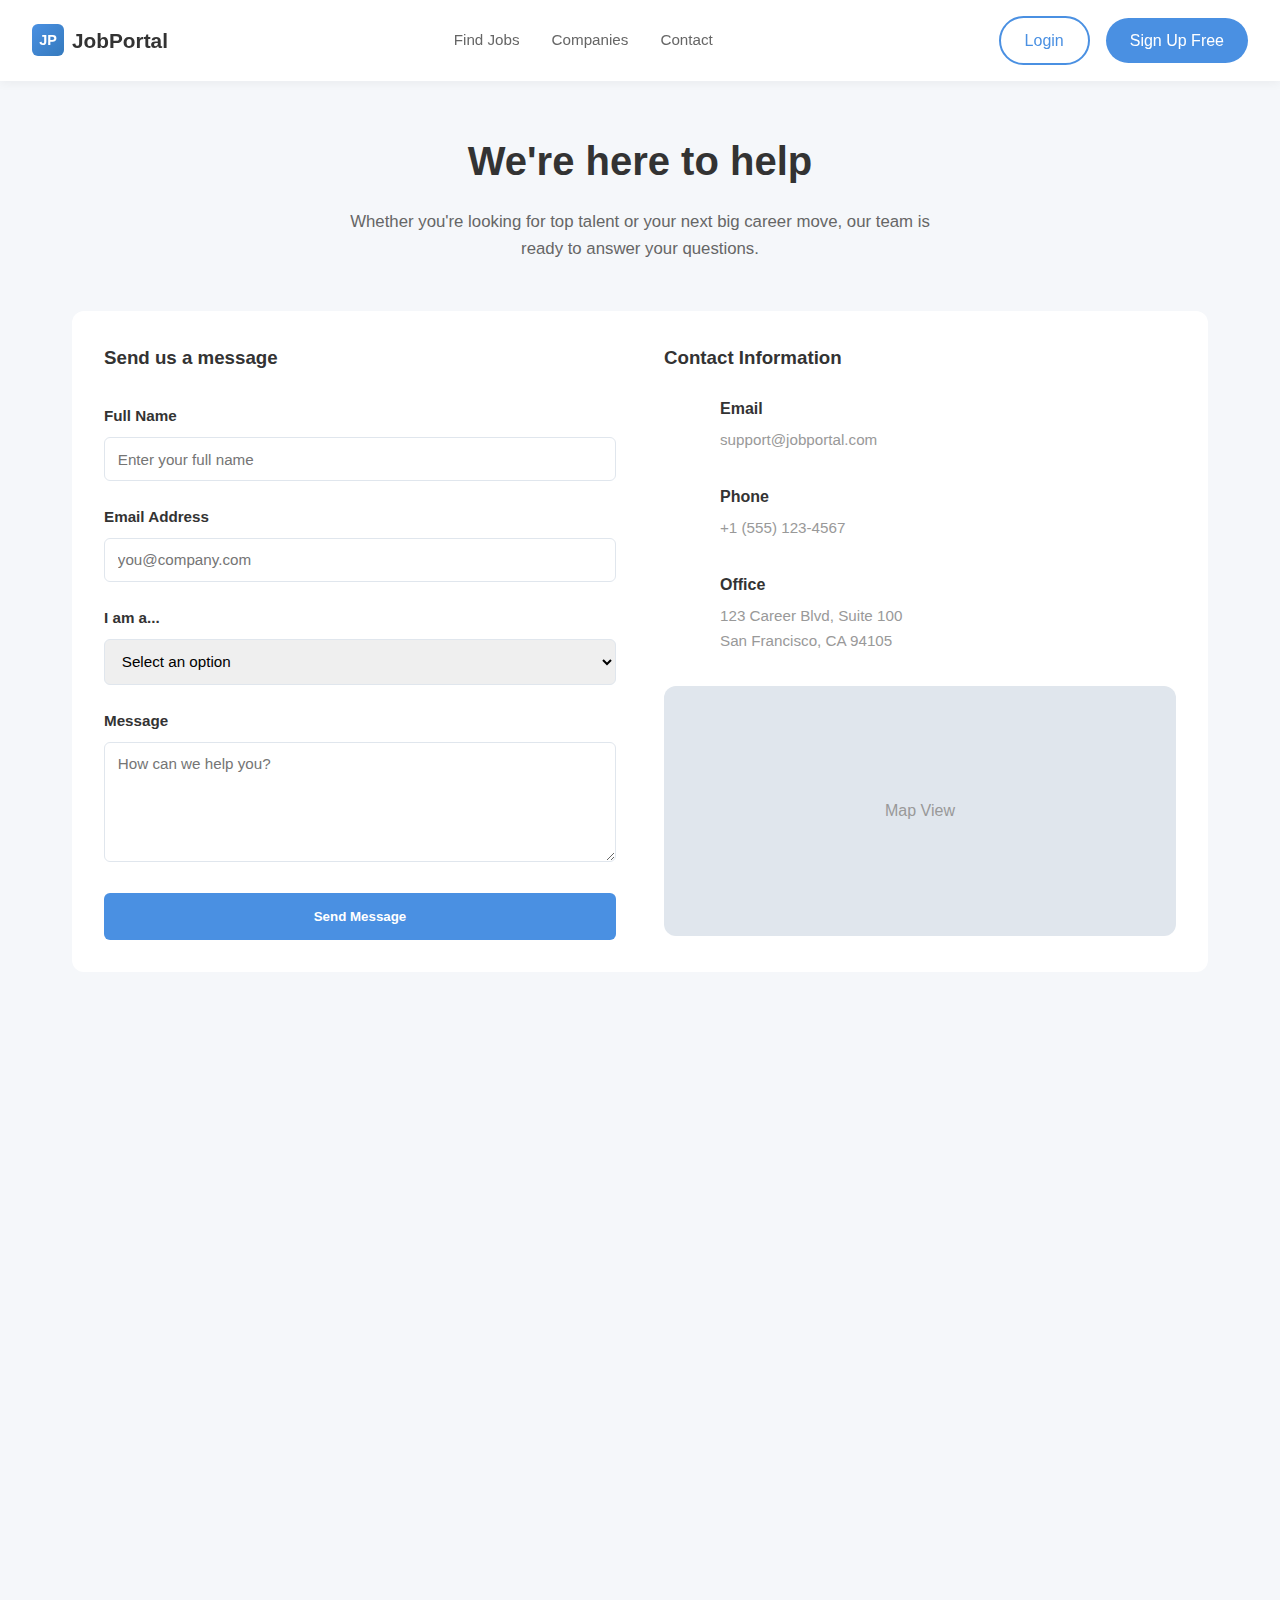
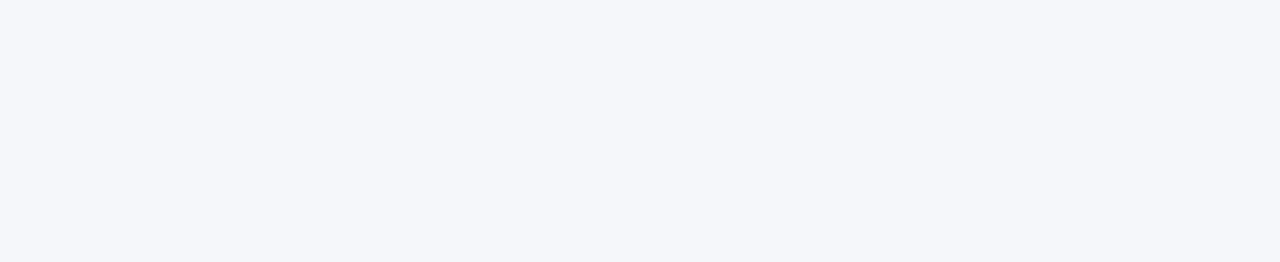
<file: pages/contact.html>
<!DOCTYPE html>
<html lang="en">
<head>
    <meta charset="UTF-8">
    <meta name="viewport" content="width=device-width, initial-scale=1.0">
    <title>Contact Us - JobPortal</title>
        <link rel="icon" type="image/png" href="assets/images/favicon-32x32.png">

    <link rel="stylesheet" href="../assets/css/global.css">
    <link rel="stylesheet" href="../assets/css/contact.css">
    <link rel="stylesheet" href="../assets/css/animations.css">
    <script src="../assets/js/animations.js" defer></script>
</head>
<body>
    <!-- Header -->
    <header>
        <a href="../index.html" class="logo">
            <div class="logo-icon">JP</div>
            <span>JobPortal</span>
        </a>
        <nav class="desktop-nav">
            <a href="jobs.html">Find Jobs</a>
            <a href="about.html">Companies</a>
            <a href="contact.html">Contact</a>
        </nav>
        <div class="auth-buttons">
            <a href="login.html" class="btn-login">Login</a>
            <a href="signup.html" class="btn-signup">Sign Up Free</a>
        </div>
        <button class="mobile-menu-toggle" aria-label="Toggle mobile menu">
            <span class="hamburger-line"></span>
            <span class="hamburger-line"></span>
            <span class="hamburger-line"></span>
        </button>
    </header>

    <!-- Mobile Menu Overlay -->
    <div class="mobile-menu-overlay">
        <div class="mobile-menu-content">
            <nav class="mobile-nav">
                <a href="jobs.html">Find Jobs</a>
                <a href="about.html">Companies</a>
                <a href="contact.html">Contact</a>
                <div class="mobile-auth-buttons">
                    <a href="login.html" class="btn-login">Login</a>
                    <a href="signup.html" class="btn-signup">Sign Up Free</a>
                </div>
            </nav>
        </div>
    </div>

    <!-- Contact Section -->
    <div class="contact-container scroll-fade-in">
        <div class="contact-header scroll-slide-up">
            <h1>We're here to help</h1>
            <p>Whether you're looking for top talent or your next big career move, our team is ready to answer your questions.</p>
        </div>

        <div class="contact-content">
            <div class="scroll-slide-left">
                <h3 style="margin-bottom: 2rem;">Send us a message</h3>
                <form class="contact-form">
                    <div class="contact-form-group">
                        <label>Full Name</label>
                        <input type="text" name="full_name" placeholder="Enter your full name">
                    </div>
                    <div class="contact-form-group">
                        <label>Email Address</label>
                        <input type="email" name="email" placeholder="you@company.com">
                    </div>
                    <div class="contact-form-group">
                        <label>I am a...</label>
                        <select>
                            <option>Select an option</option>
                            <option>Job Seeker</option>
                            <option>Employer</option>
                            <option>Other</option>
                        </select>
                    </div>
                    <div class="contact-form-group">
                        <label>Message</label>
                        <textarea name="message" placeholder="How can we help you?"></textarea>
                    </div>
                    <button type="button" class="send-btn" onclick="initContactForm()">Send Message</button>
                </form>
            </div>

            <div class="scroll-slide-right">
                <h3 style="margin-bottom: 1.5rem;">Contact Information</h3>
                <div class="contact-info">
                    <div class="info-block">
                        <div class="info-icon"><!-- add icone --></div>
                        <div class="info-text">
                            <strong>Email</strong>
                            <span>support@jobportal.com</span>
                        </div>
                    </div>
                    <div class="info-block">
                        <div class="info-icon"><!-- add icone --></div>
                        <div class="info-text">
                            <strong>Phone</strong>
                            <span>+1 (555) 123-4567</span>
                        </div>
                    </div>
                    <div class="info-block">
                        <div class="info-icon"><!-- add icone --></div>
                        <div class="info-text">
                            <strong>Office</strong>
                            <span>123 Career Blvd, Suite 100<br>San Francisco, CA 94105</span>
                        </div>
                    </div>
                </div>
                <div class="contact-map">
                    <!-- add icone --> Map View
                </div>
            </div>
        </div>
    </div>

    <!-- FAQ Section -->
    <div class="faq-container scroll-fade-in">
        <div class="faq-header scroll-slide-up">
            <h2>Frequently Asked Questions</h2>
            <p>Quick answers to common questions about using JobPortal.</p>
        </div>

        <div class="faq-grid">
            <div class="faq-item active scroll-scale-up">
                <div class="faq-question">
                    How do I post a job as an employer?
                    <span class="faq-icon">▼</span>
                </div>
                <div class="faq-answer">
                    Sign up as an employer, verify your company information, and start posting jobs immediately. Our team will review listings to ensure quality standards.
                </div>
            </div>

            <div class="faq-item scroll-scale-up">
                <div class="faq-question">
                    Is my resume visible to everyone?
                    <span class="faq-icon">▼</span>
                </div>
                <div class="faq-answer">
                    You have complete control over your profile visibility. Choose to show or hide your resume, and manage which companies can see your information.
                </div>
            </div>

            <div class="faq-item">
                <div class="faq-question">
                    How can I reset my password?
                    <span class="faq-icon">▼</span>
                </div>
                <div class="faq-answer">
                    Click "Forgot password" on the login page. Enter your email, and we'll send you a password reset link within minutes.
                </div>
            </div>

            <div class="faq-item">
                <div class="faq-question">
                    What payment methods do you accept?
                    <span class="faq-icon">▼</span>
                </div>
                <div class="faq-answer">
                    We accept all major credit cards, bank transfers, and digital payment methods like PayPal and Stripe for employer subscriptions.
                </div>
            </div>
        </div>
    </div>

    <!-- Footer -->
    <footer class="scroll-fade-in">
        <div class="footer-content">
            <div class="footer-section scroll-slide-up">
                <div class="footer-brand">
                    <div class="footer-logo-icon">JP</div>
                    JobPortal
                </div>
                <p class="footer-desc">The world's leading professional network for finding your next career milestone and connecting with top talent.</p>
                <div class="footer-social">
                    <div class="social-icon">f</div>
                    <div class="social-icon">𝕏</div>
                    <div class="social-icon">in</div>
                </div>
            </div>

            <div class="footer-section scroll-slide-up">
                <h4>For Job Seekers</h4>
                <div class="footer-links">
                    <a href="jobs.html">Browse Jobs</a>
                    <a href="#">Career Advice</a>
                    <a href="#">Salary Tools</a>
                    <a href="#">Resume Builder</a>
                </div>
            </div>

            <div class="footer-section scroll-slide-up">
                <h4>For Employers</h4>
                <div class="footer-links">
                    <a href="#">Post a Job</a>
                    <a href="#">Hiring Solutions</a>
                    <a href="#">Pricing Plans</a>
                    <a href="#">Talent Pool</a>
                </div>
            </div>

            <div class="footer-section scroll-slide-up">
                <h4>Our Company</h4>
                <div class="footer-links">
                    <a href="about.html">About Us</a>
                    <a href="contact.html">Contact</a>
                    <a href="#">Privacy Policy</a>
                    <a href="#">Terms of Service</a>
                </div>
            </div>

            <div class="footer-section scroll-slide-up">
                <h4>Language</h4>
                <div class="footer-links">
                    <a href="#">English (US)</a>
                    <a href="#">Cookies</a>
                </div>
            </div>
        </div>

        <div class="footer-bottom scroll-slide-up">
            <span>© 2026 JobPortal Inc. All rights reserved.</span>
            <div class="footer-bottom-right">English (US) • Cookies</div>
        </div>
    </footer>


    <script src="../assets/js/authDatabase.js"></script>
    <script src="../assets/js/global.js" defer></script>
    <script src="../assets/js/auth.js" defer></script>
    <script src="../assets/js/contact.js" defer></script>
</body>
</html>
</file>
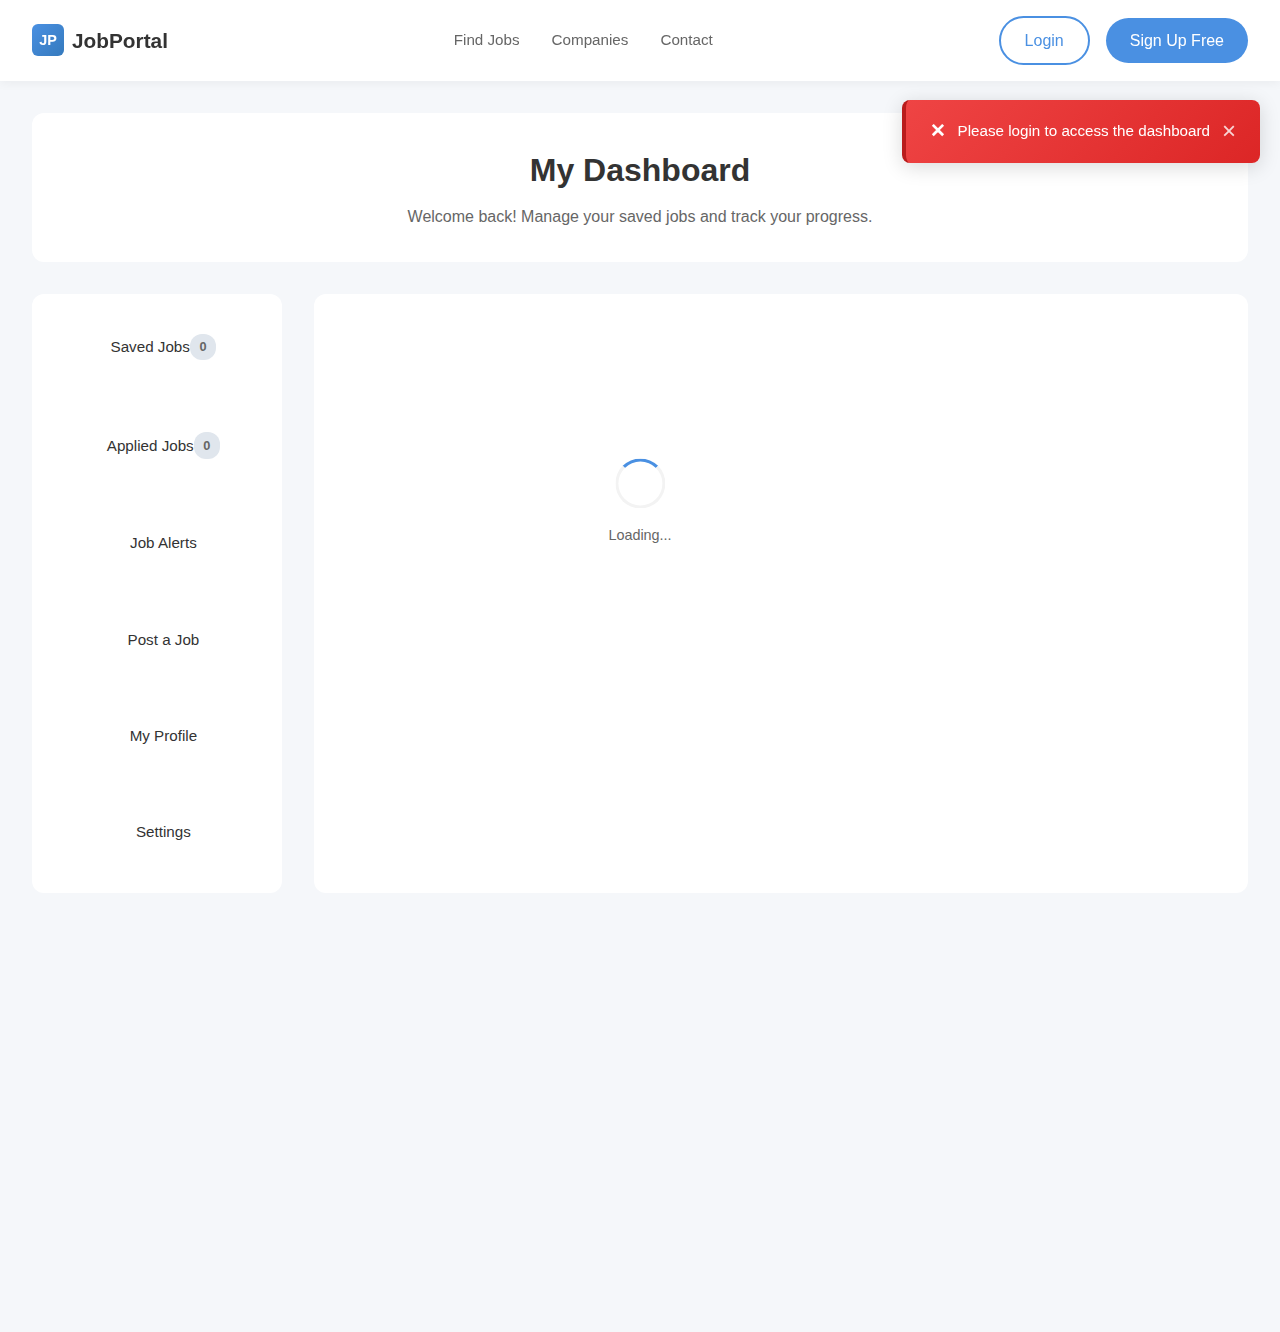
<file: pages/dashboard.html>
<!DOCTYPE html>
<html lang="en">
<head>
    <meta charset="UTF-8">
    <meta name="viewport" content="width=device-width, initial-scale=1.0">
    <title>My Dashboard - JobPortal</title>
        <link rel="icon" type="image/png" href="/assets/images/favicon-32x32.png">

    <link rel="stylesheet" href="../assets/css/global.css">
    <link rel="stylesheet" href="../assets/css/auth.css">
    <link rel="stylesheet" href="../assets/css/animations.css">
    <script src="../assets/js/animations.js" defer></script>
</head>
<body>
    <!-- Header -->
    <header>
        <a href="../index.html" class="logo">
            <div class="logo-icon">JP</div>
            <span>JobPortal</span>
        </a>
        <nav class="desktop-nav">
            <a href="jobs.html">Find Jobs</a>
            <a href="about.html">Companies</a>
            <a href="contact.html">Contact</a>
        </nav>
        <div class="auth-buttons">
            <!-- Auth buttons will be populated by JavaScript -->
        </div>
        <button class="mobile-menu-toggle" aria-label="Toggle mobile menu">
            <span class="hamburger-line"></span>
            <span class="hamburger-line"></span>
            <span class="hamburger-line"></span>
        </button>
    </header>

    <!-- Mobile Menu Overlay -->
    <div class="mobile-menu-overlay">
        <div class="mobile-menu-content">
            <nav class="mobile-nav">
                <a href="jobs.html">Find Jobs</a>
                <a href="about.html">Companies</a>
                <a href="contact.html">Contact</a>
                <div class="mobile-auth-buttons">
                    <!-- Mobile auth buttons will be populated by JavaScript -->
                </div>
            </nav>
        </div>
    </div>

    <!-- Dashboard Container -->
    <div class="dashboard-container scroll-fade-in">
        <div class="dashboard-header">
            <h1>My Dashboard</h1>
            <p>Welcome back! Manage your saved jobs and track your progress.</p>
        </div>

        <!-- Dashboard Content -->
        <div class="dashboard-content">
            <!-- Sidebar -->
            <aside class="dashboard-sidebar">
                <nav class="dashboard-nav">
                    <a href="#" class="dashboard-nav-item active" onclick="showDashboardTab('saved', event)">
                        <span class="nav-icon"><!-- add icon --></span>
                        <span>Saved Jobs</span>
                        <span class="badge" id="saved-count">0</span>
                    </a>
                    <a href="#" class="dashboard-nav-item" onclick="showDashboardTab('applied', event)">
                        <span class="nav-icon"><!-- add icon --></span>
                        <span>Applied Jobs</span>
                        <span class="badge" id="applied-count">0</span>
                    </a>
                    <a href="#" class="dashboard-nav-item" onclick="showDashboardTab('alerts', event)">
                        <span class="nav-icon"><!-- add icon --></span>
                        <span>Job Alerts</span>
                    </a>
                    <a href="#" class="dashboard-nav-item employer-only" onclick="showDashboardTab('create-job', event)">
                        <span class="nav-icon"><!-- add icon --></span>
                        <span>Post a Job</span>
                    </a>
                    <a href="#" class="dashboard-nav-item" onclick="showDashboardTab('profile', event)">
                        <span class="nav-icon"><!-- add icon --></span>
                        <span>My Profile</span>
                    </a>
                    <a href="#" class="dashboard-nav-item" onclick="showDashboardTab('settings', event)">
                        <span class="nav-icon"><!-- add icon --></span>
                        <span>Settings</span>
                    </a>
                </nav>
            </aside>

            <!-- Main Content -->
            <main class="dashboard-main">
                <!-- Saved Jobs Tab -->
                <div class="dashboard-tab active" id="saved-tab">
                    <div class="tab-header">
                        <h2>Saved Jobs</h2>
                        <p id="saved-info">You haven't saved any jobs yet</p>
                    </div>
                    <div id="saved-jobs-list" class="jobs-list">
                        <!-- Saved jobs will be populated here -->
                    </div>
                </div>

                <!-- Applied Jobs Tab -->
                <div class="dashboard-tab" id="applied-tab">
                    <div class="tab-header">
                        <h2>Applied Jobs</h2>
                        <p id="applied-info">You haven't applied to any jobs yet</p>
                    </div>
                    <div id="applied-jobs-list" class="jobs-list">
                        <!-- Applied jobs will be populated here -->
                    </div>
                </div>

                <!-- Job Alerts Tab -->
                <div class="dashboard-tab" id="alerts-tab">
                    <div class="tab-header">
                        <h2>Job Alerts</h2>
                    </div>
                    <div class="alerts-setup">
                        <div class="alert-form scroll-fade-in">
                            <h3>Create a Job Alert</h3>
                            <p>Get notified about new jobs that match your interests</p>
                            <input type="text" placeholder="Job title (e.g., Designer)" id="alertJobTitle" class="form-input">
                            <input type="text" placeholder="Location (e.g., New York)" id="alertLocation" class="form-input">
                            <label class="checkbox-label">
                                <input type="checkbox" id="alertDaily"> Daily digest
                            </label>
                            <button class="btn btn-primary" onclick="createJobAlert()">Create Alert</button>
                        </div>
                        <div id="alerts-list">
                            <!-- Alerts will be shown here -->
                        </div>
                    </div>
                </div>

                <!-- Create Job Tab (Employer Only) -->
                <div class="dashboard-tab employer-only" id="create-job-tab">
                    <div class="tab-header">
                        <h2>Post a Job</h2>
                    </div>
                    <div class="job-form scroll-fade-in">
                        <form id="jobPostForm" onsubmit="handleJobPost(event)">
                            <div class="form-row">
                                <div class="form-group">
                                    <label>Job Title *</label>
                                    <input type="text" id="jobTitle" class="form-input" placeholder="e.g., Senior Product Designer" required>
                                </div>
                                <div class="form-group">
                                    <label>Company *</label>
                                    <input type="text" id="jobCompany" class="form-input" placeholder="e.g., Tech Startup Inc." required>
                                </div>
                            </div>

                            <div class="form-row">
                                <div class="form-group">
                                    <label>Location *</label>
                                    <input type="text" id="jobLocation" class="form-input" placeholder="e.g., New York, NY" required>
                                </div>
                                <div class="form-group">
                                    <label>Job Type *</label>
                                    <select id="jobType" class="form-input" required>
                                        <option value="">Select type</option>
                                        <option value="Full-time">Full-time</option>
                                        <option value="Part-time">Part-time</option>
                                        <option value="Contract">Contract</option>
                                        <option value="Freelance">Freelance</option>
                                        <option value="Internship">Internship</option>
                                    </select>
                                </div>
                            </div>

                            <div class="form-row">
                                <div class="form-group">
                                    <label>Category *</label>
                                    <select id="jobCategory" class="form-input" required>
                                        <option value="">Select category</option>
                                        <option value="Design">Design</option>
                                        <option value="Technology">Technology</option>
                                        <option value="Marketing">Marketing</option>
                                        <option value="Sales">Sales</option>
                                        <option value="Finance">Finance</option>
                                        <option value="Healthcare">Healthcare</option>
                                        <option value="Education">Education</option>
                                        <option value="Other">Other</option>
                                    </select>
                                </div>
                                <div class="form-group">
                                    <label>Salary Range</label>
                                    <input type="text" id="jobSalary" class="form-input" placeholder="e.g., $80k - $120k">
                                </div>
                            </div>

                            <div class="form-group">
                                <label>Job Description *</label>
                                <textarea id="jobDescription" class="form-textarea" placeholder="Describe the role, responsibilities, and what you're looking for in a candidate..." rows="6" required></textarea>
                            </div>

                            <div class="form-group">
                                <label>Requirements</label>
                                <textarea id="jobRequirements" class="form-textarea" placeholder="List the key requirements and qualifications (one per line)..." rows="4"></textarea>
                            </div>

                            <div class="form-group">
                                <label>Benefits</label>
                                <textarea id="jobBenefits" class="form-textarea" placeholder="List the benefits and perks (one per line)..." rows="4"></textarea>
                            </div>

                            <button type="submit" class="btn btn-primary" style="width: 100%; padding: 1rem;">Post Job</button>
                        </form>
                    </div>
                </div>

                <!-- Profile Tab -->
                <div class="dashboard-tab" id="profile-tab">
                    <div class="tab-header">
                        <h2>My Profile</h2>
                    </div>
                    <div class="profile-form scroll-fade-in">
                        <div class="form-group">
                            <label>Full Name</label>
                            <input type="text" id="profileName" class="form-input" placeholder="Your name">
                        </div>
                        <div class="form-group">
                            <label>Email</label>
                            <input type="email" id="profileEmail" class="form-input" placeholder="your@email.com">
                        </div>
                        <div class="form-group">
                            <label>Professional Title</label>
                            <input type="text" id="profileTitle" class="form-input" placeholder="e.g., Product Designer">
                        </div>
                        <div class="form-group">
                            <label>Bio</label>
                            <textarea id="profileBio" class="form-textarea" placeholder="Tell us about yourself" rows="4"></textarea>
                        </div>
                        <button class="btn btn-primary" onclick="saveProfile()">Save Profile</button>
                    </div>
                </div>

                <!-- Settings Tab -->
                <div class="dashboard-tab" id="settings-tab">
                    <div class="tab-header">
                        <h2>Settings</h2>
                    </div>
                    <div class="settings-form scroll-fade-in">
                        <div class="setting-item">
                            <div class="setting-content">
                                <h4>Email Notifications</h4>
                                <p>Receive updates about new jobs and applications</p>
                            </div>
                            <label class="toggle-switch">
                                <input type="checkbox" id="emailNotif" checked>
                                <span class="toggle-slider"></span>
                            </label>
                        </div>
                        <div class="setting-item">
                            <div class="setting-content">
                                <h4>Dark Mode</h4>
                                <p>Switch to dark theme</p>
                            </div>
                            <label class="toggle-switch">
                                <input type="checkbox" id="darkMode" onchange="toggleDarkMode()">
                                <span class="toggle-slider"></span>
                            </label>
                        </div>
                        <div class="setting-item danger">
                            <div class="setting-content">
                                <h4>Delete Account</h4>
                                <p>Permanently delete your account and all data</p>
                            </div>
                            <button class="btn btn-danger" onclick="if(confirm('Are you sure?')) alert('Account deleted')">Delete</button>
                        </div>
                    </div>
                </div>
            </main>
        </div>
    </div>

    <!-- Floating Action Button for Mobile -->
    <div class="fab-container" id="fabContainer" style="display: none;">
        <button class="fab" onclick="quickPostJob()" aria-label="Quick post job">
            <span class="fab-icon">+</span>
        </button>
    </div>
    <footer class="scroll-fade-in">
        <div class="footer-content">
            <div class="footer-section scroll-slide-up">
                <div class="footer-brand">
                    <div class="footer-logo-icon">JP</div>
                    JobPortal
                </div>
                <p class="footer-desc">The world's leading professional network for finding your next career milestone and connecting with top talent.</p>
                <div class="footer-social">
                    <div class="social-icon">f</div>
                    <div class="social-icon">𝕏</div>
                    <div class="social-icon">in</div>
                </div>
            </div>

            <div class="footer-section scroll-slide-up">
                <h4>For Job Seekers</h4>
                <div class="footer-links">
                    <a href="jobs.html">Browse Jobs</a>
                    <a href="#">Career Advice</a>
                    <a href="#">Salary Tools</a>
                    <a href="#">Resume Builder</a>
                </div>
            </div>

            <div class="footer-section scroll-slide-up">
                <h4>For Employers</h4>
                <div class="footer-links">
                    <a href="#">Post a Job</a>
                    <a href="#">Hiring Solutions</a>
                    <a href="#">Pricing Plans</a>
                    <a href="#">Talent Pool</a>
                </div>
            </div>

            <div class="footer-section scroll-slide-up">
                <h4>Our Company</h4>
                <div class="footer-links">
                    <a href="about.html">About Us</a>
                    <a href="contact.html">Contact</a>
                    <a href="#">Privacy Policy</a>
                    <a href="#">Terms of Service</a>
                </div>
            </div>

            <div class="footer-section scroll-slide-up">
                <h4>Language</h4>
                <div class="footer-links">
                    <a href="#">English (US)</a>
                    <a href="#">Cookies</a>
                </div>
            </div>
        </div>

        <div class="footer-bottom scroll-slide-up">
            <span>© 2026 JobPortal Inc. All rights reserved.</span>
            <div class="footer-bottom-right">English (US) • Cookies</div>
        </div>
    </footer>

    <script src="../assets/js/authDatabase.js"></script>
    <script src="../assets/js/jobDatabase.js"></script>
    <script src="../assets/js/global.js" defer></script>
    <script src="../assets/js/auth.js" defer></script>
    <script src="../assets/js/dashboard.js" defer></script>
</body>
</html>
</file>
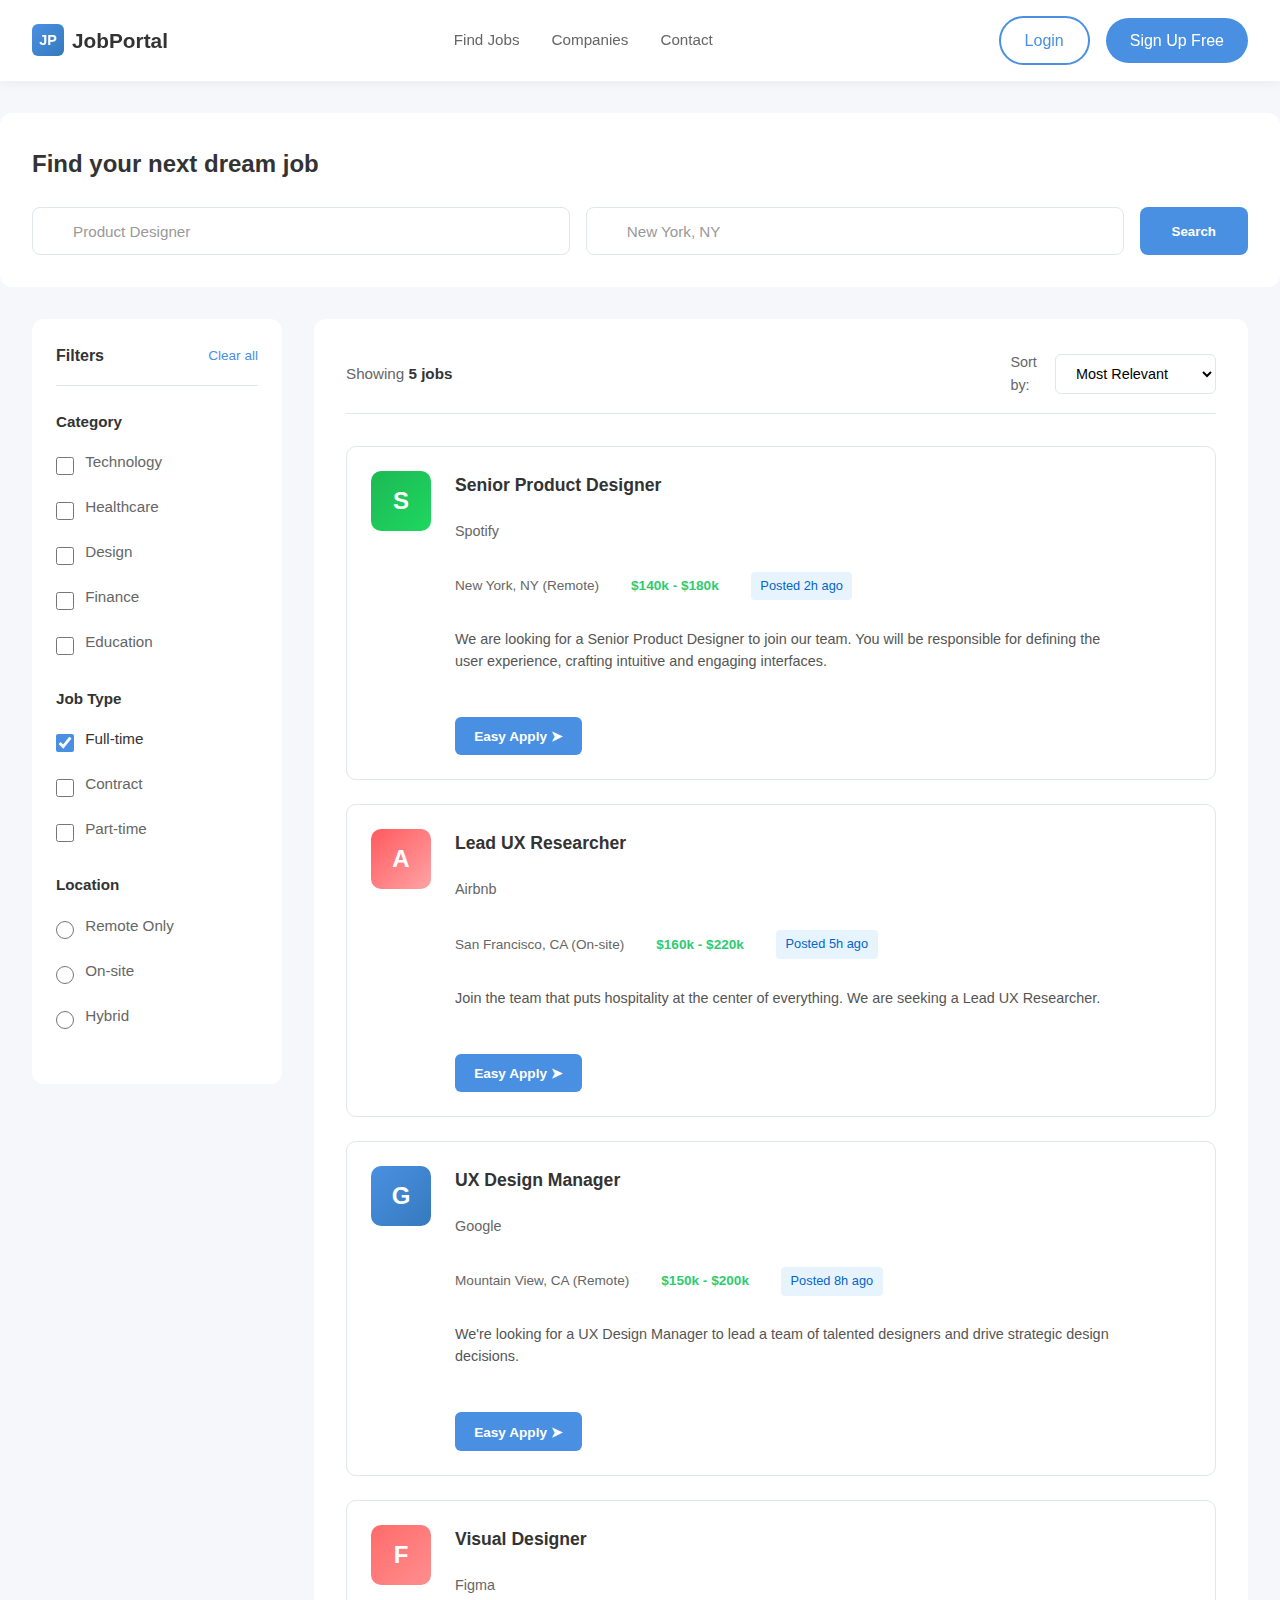
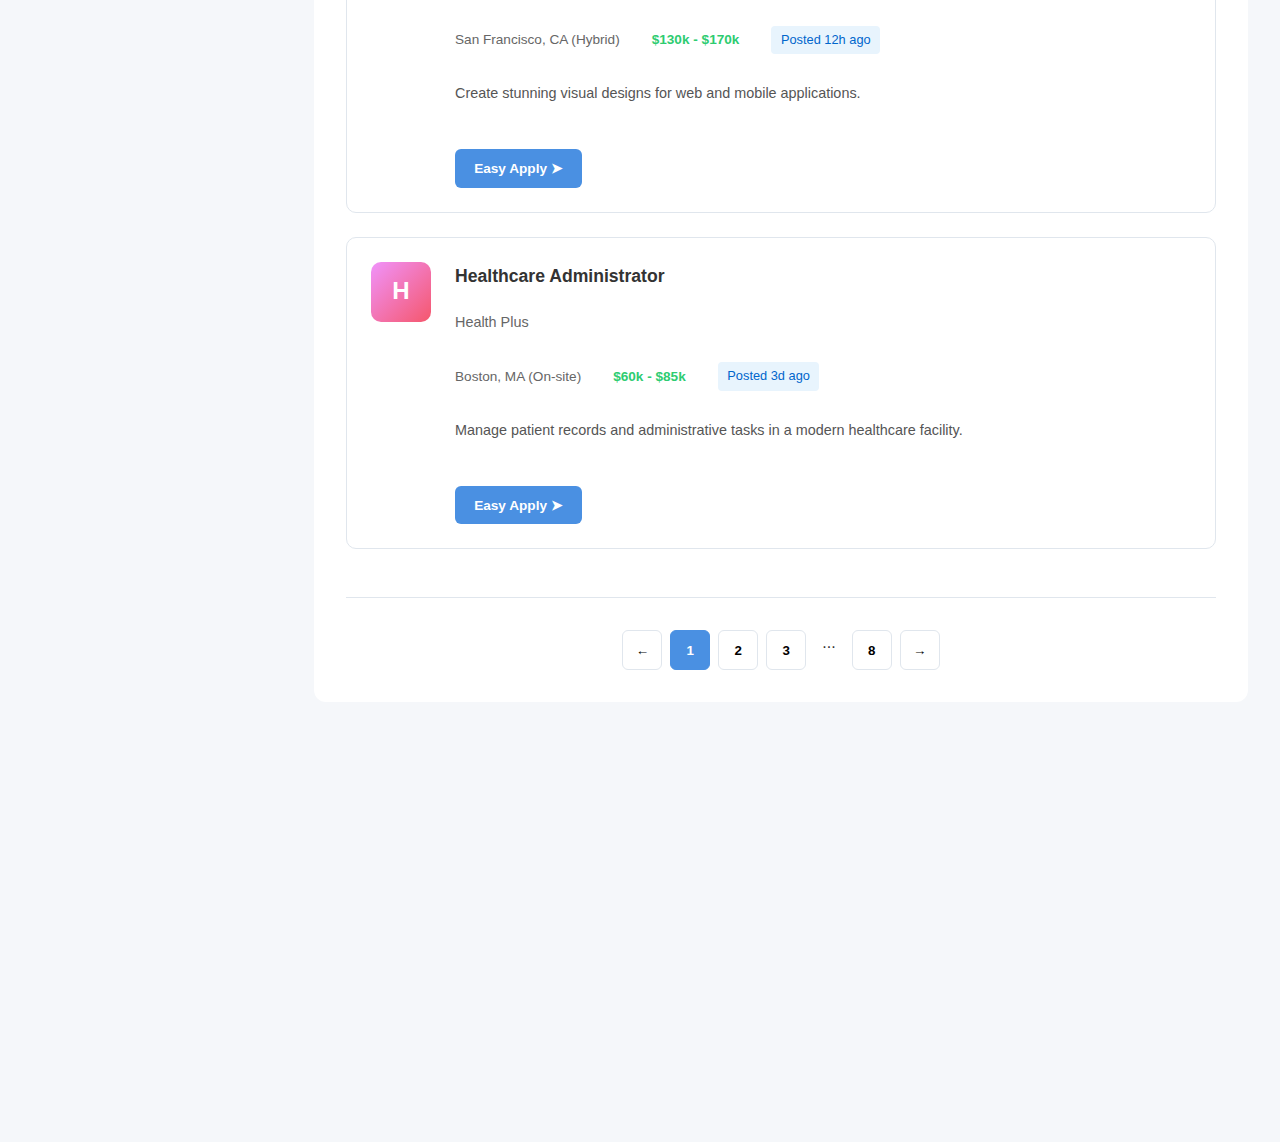
<file: pages/job-detail.html>
<!DOCTYPE html>
<html lang="en">
<head>
    <meta charset="UTF-8">
    <meta name="viewport" content="width=device-width, initial-scale=1.0">
    <title>Job Details - JobPortal</title>
    <link rel="stylesheet" href="/assets/css/global.css">
    <link rel="stylesheet" href="/assets/css/job-detail.css">
    <link rel="stylesheet" href="/assets/css/animations.css">
    <script src="/assets/js/animations.js" defer></script>
</head>
<body>
    <!-- Header -->
    <header>
        <a href="/index.html" class="logo">
            <div class="logo-icon">JP</div>
            <span>JobPortal</span>
        </a>
        <nav class="desktop-nav">
            <a href="jobs.html">Find Jobs</a>
            <a href="about.html">Companies</a>
            <a href="#">Salaries</a>
            <a href="contact.html">Contact</a>
        </nav>
        <div class="auth-buttons">
            <a href="login.html" class="btn-login">Login</a>
            <a href="signup.html" class="btn-signup">Sign Up Free</a>
        </div>
        <button class="mobile-menu-toggle" aria-label="Toggle mobile menu">
            <span class="hamburger-line"></span>
            <span class="hamburger-line"></span>
            <span class="hamburger-line"></span>
        </button>
    </header>

    <!-- Mobile Menu Overlay -->
    <div class="mobile-menu-overlay">
        <div class="mobile-menu-content">
            <nav class="mobile-nav">
                <a href="jobs.html">Find Jobs</a>
                <a href="about.html">Companies</a>
                <a href="#">Salaries</a>
                <a href="contact.html">Contact</a>
                <div class="mobile-auth-buttons">
                    <a href="login.html" class="btn-login">Login</a>
                    <a href="signup.html" class="btn-signup">Sign Up Free</a>
                </div>
            </nav>
        </div>
    </div>

    <!-- Job Detail Container -->
    <div class="job-detail-container scroll-fade-in">
        <div>
            <div class="job-detail-header scroll-slide-up">
                <div class="job-detail-title">
                    <div class="job-detail-avatar" style="background: linear-gradient(135deg, #003D5C 0%, #1DB954 100%);">A</div>
                    <div class="job-detail-info">
                        <h1>Senior UX Designer</h1>
                        <div class="job-detail-company">Acme Corp • San Francisco, CA (Hybrid) •</div>
                        <div class="job-detail-meta">
                            <span class="detail-meta-item meta-salary"><!-- add icone --> $120k - $160k/year</span>
                            <span class="detail-meta-item"><!-- add icone --> Full-time</span>
                            <span class="detail-meta-item"><!-- add icone --> Remote Friendly</span>
                            <span class="detail-meta-item"><!-- add icone --> Senior Level</span>
                        </div>
                    </div>
                </div>
                <div class="job-detail-actions">
                    <button class="btn btn-primary">Apply Now</button>
                    <button class="btn btn-secondary"><!-- add icone --> Save</button>
                </div>
            </div>

            <div class="job-detail-content scroll-slide-up">
                <h3>About the Job</h3>
                <p>We are looking for a Senior UX Designer to join our product design team. You will be responsible for creating user-centered designs for our major features. You will work closely with product managers and engineers to ensure high-quality implementation.</p>
                <p>The ideal candidate has a passion for clean, functional design and a deep understanding of user experience principles. You should be comfortable working in a fast-paced environment and iterating quickly based on user feedback.</p>

                <h3>Key Responsibilities</h3>
                <ul class="job-requirements-list">
                    <li>Lead the design of major features from concept to launch.</li>
                    <li>Conduct user research and usability testing to inform design decisions.</li>
                    <li>Create wireframes, prototypes, and high-fidelity mockups using Figma.</li>
                    <li>Collaborate with developers to ensure quality implementation.</li>
                    <li>Mentor junior designers and contribute to the design system.</li>
                </ul>

                <h3>Requirements</h3>
                <ul class="job-requirements-list">
                    <li>5+ years of experience in product design or UX/UI design.</li>
                    <li>Strong portfolio showcasing end-to-end design process.</li>
                    <li>Proficiency in Figma and prototyping tools.</li>
                    <li>Experience working in an Agile/Scrum environment.</li>
                    <li>Excellent communication and presentation skills.</li>
                </ul>

                <h3>Perks & Benefits</h3>
                <div class="benefits-grid">
                    <div class="benefit-item scroll-scale-up">
                        <div class="benefit-icon"><!-- add icone --></div>
                        <div class="benefit-text">
                            <strong>Health Insurance</strong>
                            <span>Comprehensive coverage</span>
                        </div>
                    </div>
                    <div class="benefit-item scroll-scale-up">
                        <div class="benefit-icon"><!-- add icone --></div>
                        <div class="benefit-text">
                            <strong>Unlimited PTO</strong>
                            <span>Work-life balance</span>
                        </div>
                    </div>
                    <div class="benefit-item scroll-scale-up">
                        <div class="benefit-icon"><!-- add icone --></div>
                        <div class="benefit-text">
                            <strong>401k Matching</strong>
                            <span>Up to 5% match</span>
                        </div>
                    </div>
                    <div class="benefit-item scroll-scale-up">
                        <div class="benefit-icon"><!-- add icone --></div>
                        <div class="benefit-text">
                            <strong>Home Office Setup</strong>
                            <span>$1,000 stipend</span>
                        </div>
                    </div>
                </div>
            </div>
        </div>

        <!-- Sidebar -->
        <div class="job-sidebar">
            <div class="sidebar-card">
                <h4>About Acme Corp</h4>
                <p style="color: #666; font-size: 0.9rem; margin-bottom: 1rem;">Acme Corp is a leading fintech company revolutionizing digital banking through technology and design.</p>
                <div class="company-info-item">
                    <span style="color: #4A90E2;"><!-- add icone --></span>
                    <div>
                        <strong>Company Size</strong>
                        <span>500-1000</span>
                    </div>
                </div>
                <div class="company-info-item">
                    <span style="color: #4A90E2;"><!-- add icone --></span>
                    <div>
                        <strong>Industry</strong>
                        <span>Fintech</span>
                    </div>
                </div>
                <div class="company-info-item">
                    <span style="color: #4A90E2;"><!-- add icone --></span>
                    <div>
                        <strong>Location</strong>
                        <span>San Francisco</span>
                    </div>
                </div>
                <div class="company-info-item">
                    <span style="color: #4A90E2;"><!-- add icone --></span>
                    <div>
                        <strong>Founded</strong>
                        <span>2015</span>
                    </div>
                </div>
                <a href="#" class="sidebar-link">Visit Website</a>
            </div>

            <div class="sidebar-card">
                <h4>Similar Jobs</h4>
                <ul class="similar-jobs-list">
                    <li class="similar-job-item">
                        <strong>Product Designer</strong>
                        <span>Meta • New York, NY</span>
                    </li>
                    <li class="similar-job-item">
                        <strong>Senior UI Developer</strong>
                        <span>Guidepoint LLC • Remote</span>
                    </li>
                    <li class="similar-job-item">
                        <strong>UX Researcher</strong>
                        <span>Delta Sys • Austin, TX</span>
                    </li>
                </ul>
                <a href="jobs.html" class="view-all-similar">View all similar jobs</a>
            </div>
        </div>
    </div>

    <!-- Footer -->
    <footer class="scroll-fade-in">
        <div class="footer-content">
            <div class="footer-section scroll-slide-up">
                <div class="footer-brand">
                    <div class="footer-logo-icon">JP</div>
                    JobPortal
                </div>
                <p class="footer-desc">The world's leading professional network for finding your next career milestone and connecting with top talent.</p>
                <div class="footer-social">
                    <div class="social-icon">f</div>
                    <div class="social-icon">𝕏</div>
                    <div class="social-icon">in</div>
                </div>
            </div>

            <div class="footer-section scroll-slide-up">
                <h4>For Job Seekers</h4>
                <div class="footer-links">
                    <a href="pages/jobs.html">Browse Jobs</a>
                    <a href="#">Career Advice</a>
                    <a href="#">Salary Tools</a>
                    <a href="#">Resume Builder</a>
                </div>
            </div>

            <div class="footer-section scroll-slide-up">
                <h4>For Employers</h4>
                <div class="footer-links">
                    <a href="#">Post a Job</a>
                    <a href="#">Hiring Solutions</a>
                    <a href="#">Pricing Plans</a>
                    <a href="#">Talent Pool</a>
                </div>
            </div>

            <div class="footer-section scroll-slide-up">
                <h4>Our Company</h4>
                <div class="footer-links">
                    <a href="pages/about.html">About Us</a>
                    <a href="pages/contact.html">Contact</a>
                    <a href="#">Privacy Policy</a>
                    <a href="#">Terms of Service</a>
                </div>
            </div>

            <div class="footer-section scroll-slide-up">
                <h4>Language</h4>
                <div class="footer-links">
                    <a href="#">English (US)</a>
                    <a href="#">Cookies</a>
                </div>
            </div>
        </div>

        <div class="footer-bottom scroll-slide-up">
            <span>© 2026 JobPortal Inc. All rights reserved.</span>
            <div class="footer-bottom-right">English (US) • Cookies</div>
        </div>
    </footer>

    <script src="/assets/js/jobDatabase.js"></script>    <script src="/assets/js/authDatabase.js"></script>    <script src="/assets/js/global.js" defer></script>
    <script src="/assets/js/jobs.js" defer></script>
    <script src="/assets/js/job-detail.js" defer></script>
</body>
</html>
</file>
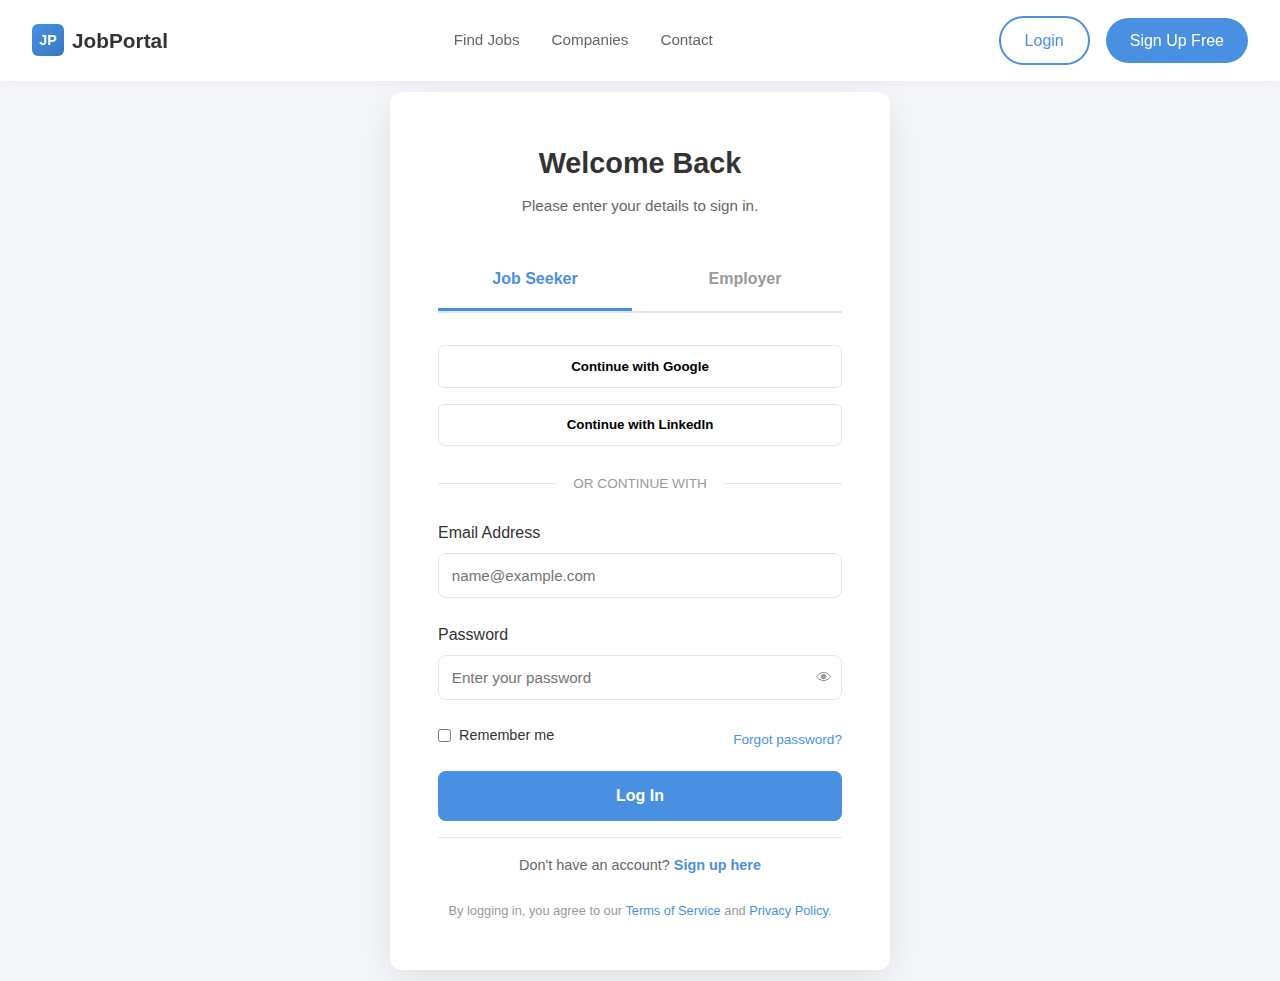
<file: pages/login.html>
<!DOCTYPE html>
<html lang="en">
<head>
    <meta charset="UTF-8">
    <meta name="viewport" content="width=device-width, initial-scale=1.0">
    <title>Login - JobPortal</title>
        <link rel="icon" type="image/png" href="/assets/images/favicon-32x32.png">

    <link rel="stylesheet" href="../assets/css/global.css">
    <link rel="stylesheet" href="../assets/css/auth.css">
    <link rel="stylesheet" href="../assets/css/animations.css">
    <script src="../assets/js/animations.js" defer></script>
    <style>
        .login-body {
            background: #F5F7FA;
            min-height: 100vh;
            display: flex;
            flex-direction: column;
        }
        
        .password-input-wrapper {
            position: relative;
            display: flex;
            align-items: center;
        }
        
        .password-input-wrapper input {
            flex: 1;
            padding-right: 40px;
        }
        
        .password-toggle {
            position: absolute;
            right: 10px;
            background: none;
            border: none;
            cursor: pointer;
            font-size: 1rem;
            padding: 0;
            color: #999;
        }
        
        .auth-footer {
            text-align: center;
            margin-top: 1rem;
            padding-top: 1rem;
            border-top: 1px solid #E0E6ED;
        }
        
        .auth-footer p {
            color: #666;
            font-size: 0.9rem;
        }
        
        @media (max-width: 768px) {
            .auth-card {
                padding: 1.5rem;
            }
            
            .auth-header h1 {
                font-size: 1.5rem;
            }
            
            .auth-tabs {
                grid-template-columns: 1fr 1fr;
            }
            
            .social-login {
                flex-direction: column;
            }
            
            .form-group input,
            .form-group textarea {
                font-size: 16px; /* Prevents zoom on iOS */
            }
        }
    </style>
</head>
<body class="login-body">
    <!-- Header -->
    <header>
        <a href="../index.html" class="logo">
            <div class="logo-icon">JP</div>
            <span>JobPortal</span>
        </a>
        <nav class="desktop-nav">
            <a href="jobs.html">Find Jobs</a>
            <a href="about.html">Companies</a>
            <a href="contact.html">Contact</a>
        </nav>
        <div class="auth-buttons">
            <a href="login.html" class="btn-login">Login</a>
            <a href="signup.html" class="btn-signup">Sign Up Free</a>
        </div>
        <button class="mobile-menu-toggle" aria-label="Toggle mobile menu">
            <span class="hamburger-line"></span>
            <span class="hamburger-line"></span>
            <span class="hamburger-line"></span>
        </button>
    </header>

    <!-- Mobile Menu Overlay -->
    <div class="mobile-menu-overlay">
        <div class="mobile-menu-content">
            <nav class="mobile-nav">
                <a href="jobs.html">Find Jobs</a>
                <a href="about.html">Companies</a>
                <a href="contact.html">Contact</a>
                <div class="mobile-auth-buttons">
                    <a href="login.html" class="btn-login">Login</a>
                    <a href="signup.html" class="btn-signup">Sign Up Free</a>
                </div>
            </nav>
        </div>
    </div>

    <!-- Auth Container -->
    <div class="auth-container scroll-fade-in">
        <div class="auth-card scroll-slide-up">
            <div class="auth-header">
                <h1>Welcome Back</h1>
                <p>Please enter your details to sign in.</p>
            </div>

            <div class="auth-tabs">
                <div class="auth-tab active" onclick="switchAuthTab(this)">Job Seeker</div>
                <div class="auth-tab" onclick="switchAuthTab(this)">Employer</div>
            </div>

            <div class="social-login">
                <button type="button" class="social-btn"><!-- add avatar --> Continue with Google</button>
                <button type="button" class="social-btn"><!-- add avatar --> Continue with LinkedIn</button>
            </div>

            <div class="divider">
                <span>OR CONTINUE WITH</span>
            </div>

            <form id="loginForm" onsubmit="handleLogin(event)">
                <div class="form-group">
                    <label>Email Address</label>
                    <input type="email" id="loginEmail" name="email" placeholder="name@example.com" required>
                </div>

                <div class="form-group">
                    <label>Password</label>
                    <div class="password-input-wrapper">
                        <input type="password" id="passwordInput" name="password" placeholder="Enter your password" required>
                        <button type="button" class="password-toggle" onclick="togglePassword()">👁</button>
                    </div>
                </div>

                <div class="remember-forgot">
                    <label style="display: flex; align-items: center; gap: 0.5rem; font-size: 0.9rem;">
                        <input type="checkbox" id="rememberMe" name="remember"> Remember me
                    </label>
                    <a href="#" style="text-decoration: none; color: #4A90E2;">Forgot password?</a>
                </div>

                <button type="submit" class="btn btn-primary" style="width: 100%; padding: 1rem; font-size: 1rem;">Log In</button>
            </form>

            <div class="auth-footer">
                <p>Don't have an account? <a href="signup.html" style="color: #4A90E2; font-weight: 600; text-decoration: none;">Sign up here</a></p>
            </div>

            <div class="signup-agreement">
                By logging in, you agree to our <a href="#" style="text-decoration: none;">Terms of Service</a> and <a href="#" style="text-decoration: none;">Privacy Policy</a>.
            </div>
        </div>
    </div>

  

    <script src="../assets/js/authDatabase.js"></script>
    <script>
        function switchAuthTab(element) {
            const tabs = document.querySelectorAll('.auth-tab');
            tabs.forEach(tab => tab.classList.remove('active'));
            element.classList.add('active');
        }

        function togglePassword() {
            const input = document.getElementById('passwordInput');
            const btn = event.target;
            if (input.type === 'password') {
                input.type = 'text';
                btn.textContent = '🙈';
            } else {
                input.type = 'password';
                btn.textContent = '👁';
            }
        }

        function handleLogin(event) {
            event.preventDefault();
            const email = document.getElementById('loginEmail').value;
            const password = document.getElementById('passwordInput').value;

            if (email && password) {
                try {
                    const user = authDB.login(email, password);
                    showNotification(`Welcome back, ${user.fullName || user.email}!`, 'success');
                    // Redirect to dashboard
                    setTimeout(() => {
                        window.location.href = 'dashboard.html';
                    }, 1500);
                } catch (error) {
                    showNotification(error.message, 'error');
                }
            } else {
                showNotification('Please fill in all fields', 'warning');
            }
        }
    </script>
    <script src="../assets/js/global.js" defer></script>
    <script src="../assets/js/auth.js" defer></script>
</body>
</html>
</file>
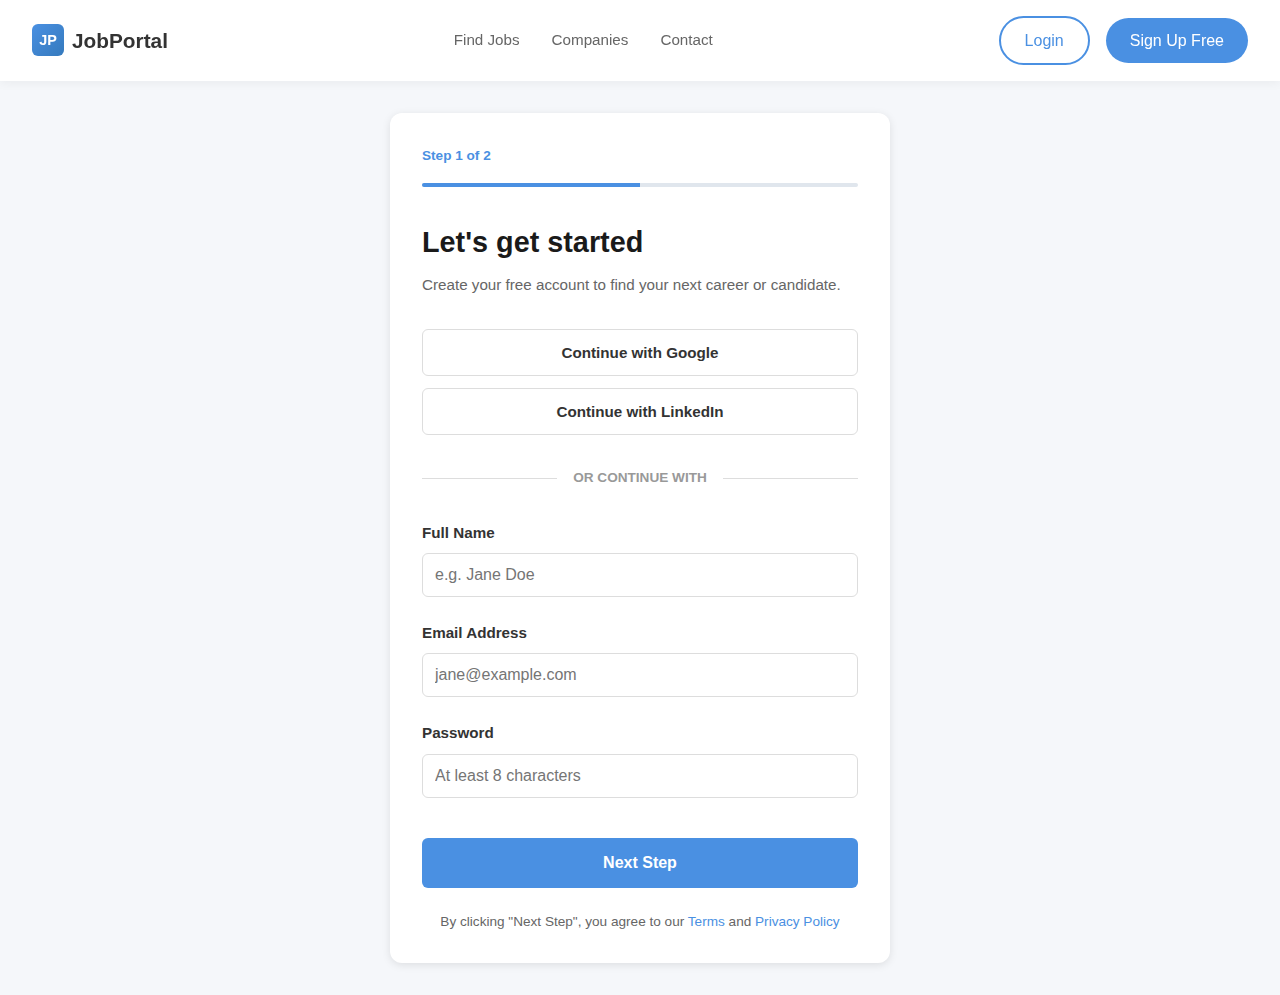
<file: pages/signup.html>
<!DOCTYPE html>
<html lang="en">
<head>
    <meta charset="UTF-8">
    <meta name="viewport" content="width=device-width, initial-scale=1.0">
    <title>Sign Up - JobPortal</title>
    <link rel="stylesheet" href="../assets/css/global.css">
    <link rel="stylesheet" href="../assets/css/auth.css">
    <link rel="stylesheet" href="../assets/css/animations.css">
    <script src="../assets/js/animations.js" defer></script>
    <style>
        .signup-body {
            background: #F5F7FA;
            min-height: 100vh;
            display: flex;
            flex-direction: column;
        }
        .progress-bar {
            width: 100%;
            height: 4px;
            background: #E0E6ED;
            border-radius: 2px;
            margin-bottom: 2rem;
            overflow: hidden;
        }
        .progress-bar-fill {
            height: 100%;
            background: #4A90E2;
            transition: width 0.3s ease;
        }

        /* Responsive Signup Styling */
        .auth-container {
            padding: 2rem 1rem;
            display: flex;
            justify-content: center;
            align-items: center;
            flex: 1;
        }

        .auth-card {
            background: white;
            border-radius: 12px;
            padding: 2rem;
            box-shadow: 0 2px 8px rgba(0,0,0,0.1);
            width: 100%;
            max-width: 500px;
        }

        .auth-header {
            margin-bottom: 2rem;
            text-align: left;
        }

        .auth-header h1 {
            font-size: 1.8rem;
            font-weight: 700;
            color: #1a1a1a;
            margin-bottom: 0.5rem;
            word-wrap: break-word;
        }

        .auth-header p {
            color: #666;
            font-size: 0.95rem;
            margin: 0;
        }

        .form-group {
            margin-bottom: 1.5rem;
        }

        .form-group label {
            display: block;
            margin-bottom: 0.5rem;
            font-weight: 600;
            color: #333;
            font-size: 0.95rem;
        }

        .form-group input {
            width: 100%;
            padding: 0.75rem;
            border: 1px solid #ddd;
            border-radius: 6px;
            font-size: 16px;
            font-family: inherit;
            box-sizing: border-box;
            transition: border-color 0.3s;
        }

        .form-group input:focus {
            outline: none;
            border-color: #4A90E2;
            box-shadow: 0 0 0 3px rgba(74, 144, 226, 0.1);
        }

        .password-input-wrapper {
            position: relative;
            display: flex;
            align-items: center;
        }

        .password-input-wrapper input {
            padding-right: 40px;
        }

        .password-toggle {
            position: absolute;
            right: 10px;
            background: none;
            border: none;
            cursor: pointer;
            font-size: 1rem;
            padding: 0;
            color: #666;
            transition: color 0.3s;
        }

        .password-toggle:hover {
            color: #4A90E2;
        }

        .btn {
            padding: 0.75rem 1.5rem;
            border: none;
            border-radius: 6px;
            font-size: 1rem;
            font-weight: 600;
            cursor: pointer;
            transition: all 0.3s;
            font-family: inherit;
        }

        .btn-primary {
            background-color: #4A90E2;
            color: white;
            width: 100%;
            padding: 0.875rem;
        }

        .btn-primary:hover {
            background-color: #3a7bc8;
            transform: translateY(-2px);
            box-shadow: 0 4px 12px rgba(74, 144, 226, 0.3);
        }

        .btn-primary:active {
            transform: translateY(0);
        }

        .social-login {
            display: flex;
            flex-direction: column;
            gap: 0.75rem;
            margin: 2rem 0;
        }

        .social-btn {
            padding: 0.875rem;
            border: 1px solid #ddd;
            background: white;
            border-radius: 6px;
            cursor: pointer;
            font-weight: 600;
            font-size: 0.95rem;
            transition: all 0.3s;
            color: #333;
            font-family: inherit;
        }

        .social-btn:hover {
            border-color: #4A90E2;
            background: rgba(74, 144, 226, 0.05);
        }

        .divider {
            text-align: center;
            margin: 2rem 0;
            position: relative;
            color: #999;
            font-size: 0.85rem;
            font-weight: 600;
        }

        .divider::before {
            content: '';
            position: absolute;
            top: 50%;
            left: 0;
            right: 0;
            height: 1px;
            background: #ddd;
            z-index: 0;
        }

        .divider span {
            background: white;
            padding: 0 1rem;
            position: relative;
            z-index: 1;
        }

        .role-option {
            border: 2px solid #E0E6ED;
            padding: 1.5rem;
            border-radius: 8px;
            margin-bottom: 1rem;
            cursor: pointer;
            transition: all 0.3s;
            background: transparent;
        }

        .role-option:hover {
            border-color: #4A90E2;
            background: rgba(74, 144, 226, 0.03);
        }

        .role-option.selected {
            border-color: #4A90E2;
            background: rgba(74, 144, 226, 0.05);
        }

        .signup-agreement {
            text-align: center;
            font-size: 0.85rem;
            color: #666;
            margin-top: 1.5rem;
            line-height: 1.4;
        }

        .signup-agreement a {
            color: #4A90E2;
            text-decoration: none;
        }

        .signup-agreement a:hover {
            text-decoration: underline;
        }

        .signup-footer {
            text-align: center;
            margin-top: 2rem;
            color: #666;
            font-size: 0.95rem;
        }

        .signup-footer a {
            color: #4A90E2;
            text-decoration: none;
            font-weight: 600;
        }

        .signup-footer a:hover {
            text-decoration: underline;
        }

        /* Mobile Responsive */
        @media (max-width: 768px) {
            .auth-card {
                padding: 1.5rem;
                border-radius: 8px;
            }

            .auth-header h1 {
                font-size: 1.5rem;
            }

            .auth-header p {
                font-size: 0.9rem;
            }

            .form-group input,
            .form-group label {
                font-size: 16px;
            }

            .social-login {
                gap: 0.5rem;
            }

            .role-option {
                padding: 1rem;
            }
        }

        @media (max-width: 480px) {
            .auth-container {
                padding: 1rem;
            }

            .auth-card {
                padding: 1.25rem;
            }

            .auth-header h1 {
                font-size: 1.3rem;
            }

            .form-group {
                margin-bottom: 1rem;
            }

            .form-group input {
                padding: 0.7rem;
            }
        }
    </style>
</head>
<body class="signup-body">
    <!-- Header -->
    <header>
        <a href="../index.html" class="logo">
            <div class="logo-icon">JP</div>
            <span>JobPortal</span>
        </a>
        <nav class="desktop-nav">
            <a href="jobs.html">Find Jobs</a>
            <a href="about.html">Companies</a>
            <a href="contact.html">Contact</a>
        </nav>
        <div class="auth-buttons">
            <a href="login.html" class="btn-login">Login</a>
            <a href="signup.html" class="btn-signup">Sign Up Free</a>
        </div>
        <button class="mobile-menu-toggle" aria-label="Toggle mobile menu">
            <span class="hamburger-line"></span>
            <span class="hamburger-line"></span>
            <span class="hamburger-line"></span>
        </button>
    </header>

    <!-- Mobile Menu Overlay -->
    <div class="mobile-menu-overlay">
        <div class="mobile-menu-content">
            <nav class="mobile-nav">
                <a href="jobs.html">Find Jobs</a>
                <a href="about.html">Companies</a>
                <a href="contact.html">Contact</a>
                <div class="mobile-auth-buttons">
                    <a href="login.html" class="btn-login">Login</a>
                    <a href="signup.html" class="btn-signup">Sign Up Free</a>
                </div>
            </nav>
        </div>
    </div>

    <!-- Auth Container -->
    <div class="auth-container scroll-fade-in">
        <div class="auth-card scroll-slide-up">
            <!-- Step 1: Account Information -->
            <div id="step1" style="display: block;">
                <div style="color: #4A90E2; font-size: 0.85rem; font-weight: 600; margin-bottom: 1rem;">Step 1 of 2</div>
                <div class="progress-bar">
                    <div class="progress-bar-fill" style="width: 50%;"></div>
                </div>

                <div class="auth-header">
                    <h1 style="font-size: 1.8rem;">Let's get started</h1>
                    <p>Create your free account to find your next career or candidate.</p>
                </div>

                <div class="social-login" style="margin: 2rem 0;">
                    <button type="button" class="social-btn"><!-- add avatar --> Continue with Google</button>
                    <button type="button" class="social-btn"><!-- add avatar --> Continue with LinkedIn</button>
                </div>

                <div class="divider">
                    <span>OR CONTINUE WITH</span>
                </div>

                <form id="step1Form" onsubmit="goToStep2(event)">
                    <div class="form-group">
                        <label>Full Name</label>
                        <input type="text" id="fullName" name="full_name" placeholder="e.g. Jane Doe" required>
                    </div>

                    <div class="form-group">
                        <label>Email Address</label>
                        <input type="email" id="email" name="email" placeholder="jane@example.com" required>
                    </div>

                    <div class="form-group">
                        <label>Password</label>
                        <div style="position: relative; display: flex; align-items: center;">
                            <input type="password" id="passwordInputStep1" name="password" placeholder="At least 8 characters" required style="flex: 1; padding-right: 40px;">
                            <button type="button" class="password-toggle" style="position: absolute; right: 10px; background: none; border: none; cursor: pointer; font-size: 1rem; padding: 0;" onclick="togglePasswordStep1()"><!-- add avatar --></button>
                        </div>
                    </div>

                    <button type="submit" class="btn btn-primary" style="width: 100%; padding: 1rem; margin-top: 1rem;">Next Step</button>
                </form>

                <div class="signup-agreement">
                    By clicking "Next Step", you agree to our <a href="#" style="text-decoration: none;">Terms</a> and <a href="#" style="text-decoration: none;">Privacy Policy</a>
                </div>
            </div>

            <!-- Step 2: Role Selection -->
            <div id="step2" style="display: none;">
                <div style="color: #4A90E2; font-size: 0.85rem; font-weight: 600; margin-bottom: 1rem;">Step 2 of 2</div>
                <div class="progress-bar">
                    <div class="progress-bar-fill" style="width: 100%;"></div>
                </div>

                <button type="button" onclick="goBackToStep1()" style="background: none; border: none; color: #4A90E2; cursor: pointer; margin-bottom: 1rem; font-weight: 600; padding: 0; font-size: 1rem;">← Back</button>

                <div class="auth-header">
                    <h1 style="font-size: 1.8rem;">Role Selection</h1>
                    <p>How do you want to use the platform?</p>
                </div>

                <form id="step2Form" onsubmit="handleSignup(event)">
                    <div style="margin: 2rem 0;">
                        <div class="role-option" id="jobSeekerRole" onclick="selectRole('job-seeker')" style="border: 2px solid #4A90E2; padding: 1.5rem; border-radius: 8px; margin-bottom: 1rem; cursor: pointer; background: rgba(74, 144, 226, 0.05); transition: all 0.3s;">
                            <div style="display: flex; align-items: center; gap: 1rem;">
                                <span style="font-size: 1.5rem;"><!-- add avatar --></span>
                                <div style="flex: 1;">
                                    <strong>Job Seeker</strong>
                                    <div style="color: #999; font-size: 0.85rem;">I'm looking for a new job or project.</div>
                                </div>
                            </div>
                        </div>

                        <div class="role-option" id="employerRole" onclick="selectRole('employer')" style="border: 2px solid #E0E6ED; padding: 1.5rem; border-radius: 8px; cursor: pointer; transition: all 0.3s;">
                            <div style="display: flex; align-items: center; gap: 1rem;">
                                <span style="font-size: 1.5rem;"><!-- add avatar --></span>
                                <div style="flex: 1;">
                                    <strong>Employer</strong>
                                    <div style="color: #999; font-size: 0.85rem;">I'm hiring talent for my company.</div>
                                </div>
                            </div>
                        </div>
                    </div>

                    <input type="hidden" id="userRole" name="userRole" value="job-seeker">
                    <button type="submit" class="btn btn-primary" style="width: 100%; padding: 1rem; margin-top: 2rem;">Create Account</button>
                </form>
            </div>
        </div>
    </div>


    <script>
        function goToStep2(event) {
            event.preventDefault();
            const fullName = document.getElementById('fullName').value;
            const email = document.getElementById('email').value;
            const password = document.getElementById('passwordInputStep1').value;

            if (!fullName || !email || !password) {
                showNotification('Please fill in all fields', 'warning');
                return;
            }

            if (password.length < 8) {
                showNotification('Password must be at least 8 characters', 'warning');
                return;
            }

            // Store data in session
            sessionStorage.setItem('signup_fullName', fullName);
            sessionStorage.setItem('signup_email', email);
            sessionStorage.setItem('signup_password', password);

            document.getElementById('step1').style.display = 'none';
            document.getElementById('step2').style.display = 'block';
        }

        function goBackToStep1() {
            document.getElementById('step2').style.display = 'none';
            document.getElementById('step1').style.display = 'block';
        }

        function selectRole(role) {
            document.getElementById('userRole').value = role;
            
            const jobSeekerRole = document.getElementById('jobSeekerRole');
            const employerRole = document.getElementById('employerRole');

            if (role === 'job-seeker') {
                jobSeekerRole.style.borderColor = '#4A90E2';
                jobSeekerRole.style.background = 'rgba(74, 144, 226, 0.05)';
                employerRole.style.borderColor = '#E0E6ED';
                employerRole.style.background = 'transparent';
            } else {
                jobSeekerRole.style.borderColor = '#E0E6ED';
                jobSeekerRole.style.background = 'transparent';
                employerRole.style.borderColor = '#4A90E2';
                employerRole.style.background = 'rgba(74, 144, 226, 0.05)';
            }
        }

        function togglePasswordStep1() {
            const input = document.getElementById('passwordInputStep1');
            const btn = event.target;
            if (input.type === 'password') {
                input.type = 'text';
                btn.textContent = '🙈';
            } else {
                input.type = 'password';
                btn.textContent = '👁';
            }
        }

        function handleSignup(event) {
            event.preventDefault();
            const fullName = sessionStorage.getItem('signup_fullName');
            const email = sessionStorage.getItem('signup_email');
            const password = sessionStorage.getItem('signup_password');
            const userRole = document.getElementById('userRole').value;

            try {
                const newUser = authDB.register({
                    fullName: fullName,
                    email: email,
                    password: password,
                    role: userRole
                });

                showNotification(`Account created successfully! Welcome ${fullName}!`, 'success');

                // Clear session data
                sessionStorage.clear();

                // Redirect to login page
                setTimeout(() => {
                    window.location.href = 'login.html';
                }, 2000);
            } catch (error) {
                showNotification(error.message, 'error');
            }
        }

        // Initialize role selection on page load
        document.addEventListener('DOMContentLoaded', () => {
            selectRole('job-seeker');
        });
    </script>
    <script src="../assets/js/authDatabase.js"></script>
    <script src="../assets/js/global.js" defer></script>
    <script src="../assets/js/auth.js" defer></script>
</body>
</html>
</file>
<file: assets/css/global.css>
/* Global Styles */
* {
    margin: 0;
    padding: 0;
    box-sizing: border-box;
}

img {
    max-width: 100%;
    height: auto;
}

body {
    font-family: -apple-system, BlinkMacSystemFont, 'Segoe UI', Roboto, 'Helvetica Neue', Arial, sans-serif;
    background: #F5F7FA;
    color: #333;
    line-height: 1.6;
    word-wrap: break-word;
    overflow-wrap: break-word;
}

/* Header */
header {
    background: white;
    padding: 1rem 2rem;
    display: flex;
    justify-content: space-between;
    align-items: center;
    box-shadow: 0 2px 10px rgba(0,0,0,0.05);
    position: sticky;
    top: 0;
    z-index: 100;
}

.logo {
    display: flex;
    align-items: center;
    gap: 0.5rem;
    font-weight: bold;
    font-size: 1.3rem;
    text-decoration: none;
    color: #333;
    transition: all 0.3s;
}

.logo:hover {
    opacity: 0.8;
}

.logo-icon {
    width: 32px;
    height: 32px;
    background: linear-gradient(135deg, #4A90E2 0%, #357ABD 100%);
    border-radius: 6px;
    display: flex;
    align-items: center;
    justify-content: center;
    color: white;
    font-weight: bold;
    font-size: 0.9rem;
}

nav {
    display: flex;
    gap: 2rem;
    align-items: center;
}

nav a {
    text-decoration: none;
    color: #666;
    font-size: 0.95rem;
    transition: color 0.3s;
}

.header-nav {
    display: flex;
    gap: 2rem;
    align-items: center;
    flex: 1;
    margin-left: 3rem;
}

.header-nav a {
    text-decoration: none;
    color: #666;
    font-size: 0.95rem;
    transition: color 0.3s;
}

.auth-buttons, .header-icons {
    display: flex;
    gap: 1rem;
    align-items: center;
}

.btn-login {
    border: 2px solid #4A90E2;
    background: white;
    color: #4A90E2;
    padding: 0.6rem 1.5rem;
    border-radius: 25px;
    cursor: pointer;
    font-weight: 500;
    transition: all 0.3s;
    text-decoration: none;
}

.btn-login:hover {
    background: #F0F6FF;
}

.btn-signup {
    background: #4A90E2;
    color: white;
    border: none;
    padding: 0.6rem 1.5rem;
    border-radius: 25px;
    cursor: pointer;
    font-weight: 500;
    transition: all 0.3s;
    text-decoration: none;
    display: inline-block;
}

.btn-signup:hover {
    background: #357ABD;
    transform: translateY(-2px);
    box-shadow: 0 5px 15px rgba(74, 144, 226, 0.3);
}

.icon-btn {
    width: 40px;
    height: 40px;
    border: none;
    background: #F5F7FA;
    border-radius: 8px;
    cursor: pointer;
    display: flex;
    align-items: center;
    justify-content: center;
    font-size: 1.2rem;
    transition: all 0.3s;
}

.icon-btn:hover {
    background: #E8ECFF;
}

/* Mobile Menu */
.mobile-menu-toggle {
    display: none;
    flex-direction: column;
    justify-content: space-between;
    width: 30px;
    height: 24px;
    background: none;
    border: none;
    cursor: pointer;
    padding: 0;
    margin-left: 1rem;
}

.hamburger-line {
    width: 100%;
    height: 3px;
    background: #333;
    border-radius: 2px;
    transition: all 0.3s;
    transform-origin: center;
}

.mobile-menu-overlay {
    position: fixed;
    top: 0;
    left: 0;
    width: 100%;
    height: 100vh;
    background: rgba(0, 0, 0, 0.5);
    transform: translateX(-100%);
    opacity: 0;
    visibility: hidden;
    transition: all 0.3s ease;
    z-index: 1000;
}

.mobile-menu-overlay.active {
    transform: translateX(0);
    opacity: 1;
    visibility: visible;
}

.mobile-menu-content {
    position: absolute;
    top: 0;
    left: 0;
    width: 280px;
    height: 100vh;
    background: white;
    transform: translateX(-100%);
    transition: transform 0.3s ease;
    box-shadow: 2px 0 20px rgba(0,0,0,0.1);
}

.mobile-menu-overlay.active .mobile-menu-content {
    transform: translateX(0);
}

.mobile-nav {
    display: flex;
    flex-direction: column;
    padding: 2rem;
    gap: 1.5rem;
    margin-top: 80px; /* Account for header height */
}

.mobile-nav a {
    text-decoration: none;
    color: #333;
    font-size: 1.1rem;
    font-weight: 500;
    padding: 0.5rem 0;
    border-bottom: 1px solid #f0f0f0;
    transition: color 0.3s;
}

.mobile-nav a:hover {
    color: #4A90E2;
}

.mobile-auth-buttons {
    display: flex;
    flex-direction: column;
    gap: 1rem;
    margin-top: 1rem;
    padding-top: 1rem;
    border-top: 1px solid #f0f0f0;
}

.mobile-auth-buttons .btn-login,
.mobile-auth-buttons .btn-signup {
    text-align: center;
    width: 100%;
    padding: 0.8rem;
    border-radius: 8px;
}

/* Buttons */
.btn {
    display: inline-block;
    padding: 0.8rem 1.5rem;
    border-radius: 8px;
    border: none;
    font-weight: 600;
    cursor: pointer;
    transition: all 0.3s;
    text-decoration: none;
}

.btn-primary {
    background: #4A90E2;
    color: white;
}

.btn-primary:hover {
    background: #357ABD;
    transform: translateY(-2px);
}

.btn-secondary {
    background: white;
    color: #4A90E2;
    border: 1px solid #4A90E2;
}

.btn-secondary:hover {
    background: #F0F6FF;
}

/* Forms */
.form-group {
    margin-bottom: 1.5rem;
}

label {
    display: block;
    margin-bottom: 0.5rem;
    font-weight: 500;
    color: #333;
}

input[type="text"],
input[type="email"],
input[type="password"],
textarea,
select {
    width: 100%;
    padding: 0.8rem;
    border: 1px solid #E0E6ED;
    border-radius: 8px;
    font-size: 0.95rem;
    font-family: inherit;
    transition: all 0.3s;
}

input[type="text"]:focus,
input[type="email"]:focus,
input[type="password"]:focus,
textarea:focus,
select:focus {
    outline: none;
    border-color: #4A90E2;
    box-shadow: 0 0 0 3px rgba(74, 144, 226, 0.1);
}

textarea {
    resize: vertical;
    min-height: 120px;
}

/* Footer */
footer {
    background: #1a1a1a;
    color: white;
    padding: 3rem 2rem;
    margin-top: 4rem;
}

.footer-content {
    display: grid;
    grid-template-columns: 2fr 1fr 1fr 1fr 1fr;
    gap: 2rem;
    max-width: 1400px;
    margin: 0 auto;
    margin-bottom: 2rem;
}

.footer-brand {
    display: flex;
    align-items: center;
    gap: 0.5rem;
    margin-bottom: 1rem;
    font-weight: bold;
    font-size: 1.1rem;
}

.footer-logo-icon {
    width: 28px;
    height: 28px;
    background: linear-gradient(135deg, #4A90E2 0%, #357ABD 100%);
    border-radius: 6px;
    display: flex;
    align-items: center;
    justify-content: center;
    font-size: 0.8rem;
}

.footer-desc {
    color: #999;
    font-size: 0.9rem;
    line-height: 1.6;
}

.footer-section h4 {
    margin-bottom: 1rem;
    font-size: 0.95rem;
}

.footer-links {
    display: flex;
    flex-direction: column;
    gap: 0.8rem;
}

.footer-links a {
    color: #999;
    text-decoration: none;
    font-size: 0.9rem;
    transition: color 0.3s;
}

.footer-bottom {
    border-top: 1px solid #000000;
    padding-top: 1.5rem;
    display: flex;
    justify-content: space-between;
    align-items: center;
    color: #ffffff;
    font-size: 0.85rem;
}

.footer-social {
    display: flex;
    gap: 1rem;
}

.social-icon {
    width: 30px;
    height: 30px;
    background: rgba(74, 144, 226, 0.2);
    border-radius: 50%;
    display: flex;
    align-items: center;
    justify-content: center;
    cursor: pointer;
    transition: all 0.3s;
}

.social-icon:hover {
    background: #4A90E2;
}

/* Responsive */
@media (max-width: 1024px) {
    .hero {
        grid-template-columns: 1fr;
        padding: 3rem 1rem;
    }

    .hero-card {
        order: -1; /* Move image above content on smaller screens */
        margin-bottom: 2rem;
    }

    .hero-card img {
        max-width: 100%;
    }

    .categories {
        grid-template-columns: repeat(2, 1fr);
    }

    .testimonials-grid {
        grid-template-columns: repeat(2, 1fr);
    }

    .footer-content {
        grid-template-columns: repeat(3, 1fr);
    }

    h1 {
        font-size: 2.5rem;
    }

    .stats {
        grid-template-columns: repeat(2, 1fr);
    }

    .main-container {
        grid-template-columns: 200px 1fr;
        gap: 1.5rem;
        padding: 0 1rem;
    }

    .search-container {
        grid-template-columns: 1fr;
    }

    .search-btn {
        width: 100%;
    }

    .job-detail-container {
        grid-template-columns: 1fr;
    }

    .contact-content {
        grid-template-columns: 1fr;
    }

    .faq-grid {
        grid-template-columns: 1fr;
    }

    .core-values {
        grid-template-columns: 1fr;
    }

    .team-grid {
        grid-template-columns: repeat(2, 1fr);
    }

    .about-stats {
        grid-template-columns: repeat(2, 1fr);
    }
}

@media (max-width: 768px) {
    header {
        flex-wrap: wrap;
        gap: 1rem;
        padding: 1rem;
    }

    .desktop-nav {
        display: none;
    }

    .auth-buttons {
        display: none;
    }

    .mobile-menu-toggle {
        display: flex;
    }

    .mobile-menu-toggle.active .hamburger-line:nth-child(1) {
        transform: rotate(45deg) translate(6px, 6px);
    }

    .mobile-menu-toggle.active .hamburger-line:nth-child(2) {
        opacity: 0;
    }

    .mobile-menu-toggle.active .hamburger-line:nth-child(3) {
        transform: rotate(-45deg) translate(6px, -6px);
    }

    /* Improve touch targets for mobile */
    .btn, .btn-login, .btn-signup, .search-btn, .filter-btn, .tag, .faq-item, .auth-tab-btn {
        min-height: 44px;
        min-width: 44px;
    }

    /* Better mobile spacing */
    .hero {
        padding: 2rem 1rem;
    }

    .hero h1 {
        font-size: 1.8rem;
        line-height: 1.2;
    }

    .hero-description {
        font-size: 1rem;
        line-height: 1.5;
    }

    .search-bar {
        flex-direction: column;
        border-radius: 15px;
    }

    .search-input {
        border-right: none !important;
        border-bottom: 1px solid #eee;
        padding: 0.8rem;
    }

    .search-input:last-child {
        border-bottom: none;
    }

    .main-container {
        grid-template-columns: 1fr;
        padding: 0 1rem;
    }

    .sidebar {
        position: static;
    }

    .search-container {
        grid-template-columns: 1fr;
    }

    .job-listing-card {
        grid-template-columns: 1fr;
        gap: 1rem;
    }

    .content-header {
        flex-direction: column;
        gap: 1rem;
        align-items: flex-start;
    }

    .sort-container {
        width: 100%;
    }

    .sort-select {
        width: 100%;
    }

    h1 {
        font-size: 2rem;
    }

    .categories {
        grid-template-columns: 1fr;
    }

    .testimonials-grid {
        grid-template-columns: 1fr;
    }

    .stars img {
        width: 100px;
    }

    .stats {
        grid-template-columns: 1fr;
    }

    .footer-content {
        grid-template-columns: 1fr;
    }

    .job-detail-header {
        flex-direction: column;
    }

    .job-detail-meta {
        flex-direction: column;
        gap: 0.5rem;
    }

    .contact-content {
        grid-template-columns: 1fr;
        padding: 1rem;
    }

    .benefits-grid {
        grid-template-columns: 1fr;
    }

    .faq-grid {
        grid-template-columns: 1fr;
    }

    .auth-card {
        padding: 2rem;
    }

    .cta-buttons {
        flex-direction: column;
    }

    .cta-buttons .btn {
        width: 100%;
    }

    .team-grid {
        grid-template-columns: 1fr;
    }

    .about-stats {
        grid-template-columns: 1fr;
    }

    .timeline-item {
        grid-template-columns: 1fr;
        gap: 1rem;
    }

    .dashboard-content {
        grid-template-columns: 1fr;
    }

    .dashboard-sidebar {
        position: static;
    }

    .dashboard-nav {
        flex-direction: row;
        overflow-x: auto;
        gap: 0;
        margin: -1.5rem -1.5rem 1.5rem -1.5rem;
        padding: 1.5rem;
    }

    .dashboard-nav-item {
        flex-shrink: 0;
        padding: 0.8rem 1rem;
    }

    .badge {
        display: none;
    }
}
</file>
<file: assets/css/index.css>
/* Hero Section */
.hero {
    background: linear-gradient(135deg, #E8EEFF 0%, #F0E6FF 100%);
    padding: 4rem 2rem;
    display: grid;
    grid-template-columns: 1fr 1fr;
    gap: 3rem;
    align-items: center;
    min-height: 600px;
}

.hero-content {
    max-width: 600px;
}

.badge {
    display: inline-block;
    background: rgba(74, 144, 226, 0.1);
    color: #4A90E2;
    padding: 0.6rem 1rem;
    border-radius: 20px;
    font-size: 0.85rem;
    font-weight: 600;
    margin-bottom: 1.5rem;
}

.badge::before {
    content: "● ";
    margin-right: 0.5rem;
}

h1 {
    font-size: 3.5rem;
    font-weight: 800;
    line-height: 1.2;
    margin-bottom: 1rem;
}

h1 .highlight {
    color: #4A90E2;
}

.hero-description {
    color: #666;
    font-size: 1rem;
    margin-bottom: 2rem;
    line-height: 1.8;
}

.search-bar {
    display: flex;
    gap: 0;
    margin-bottom: 2rem;
    background: white;
    border-radius: 50px;
    padding: 0.5rem;
    box-shadow: 0 5px 20px rgba(0,0,0,0.1);
}

.search-input {
    border: none;
    padding: 0.8rem 1.5rem;
    flex: 1;
    font-size: 0.95rem;
    outline: none;
}

.search-input::placeholder {
    color: #ccc;
}

.search-input:first-child {
    border-right: 1px solid #eee;
}

.search-input:nth-child(2) {
    border-right: 1px solid #eee;
}

.btn-find {
    background: #4A90E2;
    color: white;
    border: none;
    padding: 0.8rem 2rem;
    border-radius: 50px;
    cursor: pointer;
    font-weight: 600;
    transition: all 0.3s;
}

.popular-tags {
    display: flex;
    gap: 1rem;
    align-items: center;
}

.popular-tags span {
    color: #999;
    font-size: 0.85rem;
    font-weight: 500;
}

.tag {
    background: rgba(74, 144, 226, 0.08);
    color: #666;
    padding: 0.4rem 0.8rem;
    border-radius: 15px;
    font-size: 0.85rem;
    cursor: pointer;
    transition: all 0.3s;
}

/* Hero Card */
.hero-card {
    position: relative;
    width: auto;
    height: auto;
    display: flex;
    align-items: center;
    justify-content: center;
}

.hero-card img {
    max-width: 60%;
    height: auto;
    border-radius: 20px;
    box-shadow: 0 10px 40px rgba(0,0,0,0.15);
}

.job-card {
    background: #ffffff;
    border: 1px solid #e0e0e0;
    border-radius: 8px;
    padding: 1.5rem;
    color: #333;
    min-height: 250px;
    display: flex;
    flex-direction: column;
    justify-content: space-between;
    box-shadow: 0 2px 4px rgba(0,0,0,0.1);
    position: relative;
    transition: box-shadow 0.3s ease;
}

.job-card:hover {
    box-shadow: 0 4px 8px rgba(0,0,0,0.15);
}

.job-badge {
    background: #f5f5f5;
    color: #666;
    padding: 0.4rem 0.8rem;
    border-radius: 4px;
    width: fit-content;
    font-size: 0.8rem;
    margin-bottom: 1rem;
    font-weight: 500;
}

.salary-info {
    background: white;
    color: #333;
    padding: 1rem;
    border-radius: 12px;
    margin-bottom: 1rem;
    font-size: 0.9rem;
}

.salary-label {
    color: #999;
    font-size: 0.75rem;
    margin-bottom: 0.3rem;
}

.salary-amount {
    font-size: 1.5rem;
    font-weight: bold;
    color: #4A90E2;
}

.salary-increase {
    color: #6FD89B;
    font-size: 0.85rem;
    margin-top: 0.3rem;
}

.job-company {
    display: flex;
    align-items: center;
    gap: 0.8rem;
    background: white;
    padding: 0.8rem 1rem;
    border-radius: 12px;
    color: #333;
}

.company-avatar {
    width: 40px;
    height: 40px;
    background: #e0e0e0;
    border-radius: 50%;
    display: flex;
    align-items: center;
    justify-content: center;
    font-weight: bold;
    color: #999;
}

.company-info strong {
    display: block;
    font-size: 0.9rem;
}

.company-info span {
    font-size: 0.8rem;
    color: #999;
}

/* Stats Section */
.stats {
    display: grid;
    grid-template-columns: repeat(4, 1fr);
    gap: 2rem;
    padding: 4rem 2rem;
    background: white;
    text-align: center;
}

.stat-item {
    padding: 2rem;
}

.stat-number {
    font-size: 2.5rem;
    font-weight: 800;
    margin-bottom: 0.5rem;
}

.stat-number.blue {
    color: #4A90E2;
}

.stat-number.purple {
    color: #8B7DD8;
}

.stat-number.pink {
    color: #E75A8B;
}

.stat-number.teal {
    color: #00BCD4;
}

.stat-label {
    color: #999;
    font-size: 0.85rem;
    font-weight: 600;
    letter-spacing: 1px;
}

/* Explore Section */
.explore {
    padding: 4rem 2rem;
    background: #FAFBFC;
}

.section-header {
    display: flex;
    justify-content: space-between;
    align-items: center;
    margin-bottom: 3rem;
}

h2 {
    font-size: 2.5rem;
    font-weight: 800;
    margin-bottom: 0.5rem;
}

.section-subtitle {
    color: #666;
    font-size: 1rem;
    max-width: 500px;
    margin-bottom: 1rem;
}

.view-all {
    color: #4A90E2;
    text-decoration: none;
    font-weight: 600;
    display: flex;
    align-items: center;
    gap: 0.5rem;
    transition: all 0.3s;
}

.view-all:hover {
    gap: 1rem;
}

.categories {
    display: grid;
    grid-template-columns: repeat(4, 1fr);
    gap: 2rem;
}

.category-card {
    background: white;
    padding: 2.5rem;
    border-radius: 15px;
    text-align: center;
    cursor: pointer;
    transition: all 0.3s;
    box-shadow: 0 2px 10px rgba(0,0,0,0.05);
}

.category-card:hover {
    transform: translateY(-5px);
    box-shadow: 0 10px 30px rgba(0,0,0,0.1);
}

.category-icon {
    width: 60px;
    height: 60px;
    background: rgba(74, 144, 226, 0.1);
    border-radius: 50%;
    display: flex;
    align-items: center;
    justify-content: center;
    margin: 0 auto 1.5rem;
    font-size: 1.8rem;
}

.category-icon img {
    width: 40px;
    height: 40px;
}

.category-card h3 {
    font-size: 1.2rem;
    margin-bottom: 0.5rem;
    font-weight: 700;
}

.category-card p {
    color: #999;
    font-size: 0.9rem;
}

/* Testimonials Section */
.testimonials {
    padding: 4rem 2rem;
    background: white;
}

.testimonials-header {
    text-align: center;
    margin-bottom: 3rem;
}

.testimonials-header h2 {
    margin-bottom: 0.5rem;
}

.testimonials-header p {
    color: #666;
    font-size: 1rem;
}

.testimonials-grid {
    display: grid;
    grid-template-columns: repeat(3, 1fr);
    gap: 2rem;
}

.testimonial-card {
    background: #FAFBFC;
    padding: 2rem;
    border-radius: 15px;
    border-top: 5px solid #FFD700;
}

.stars {
    margin-bottom: 1rem;
}

.stars img {
    width: 120px;
    height: auto;
    display: block;
}

.testimonial-text {
    color: #666;
    font-size: 0.95rem;
    line-height: 1.8;
    margin-bottom: 1.5rem;
    font-style: italic;
}

.testimonial-author {
    display: flex;
    align-items: center;
    gap: 1rem;
}

.author-avatar {
    width: 45px;
    height: 45px;
    background: linear-gradient(135deg, #4A90E2 0%, #357ABD 100%);
    border-radius: 50%;
    display: flex;
    align-items: center;
    justify-content: center;
    color: white;
    font-weight: bold;
    font-size: 1.1rem;
}

.author-info strong {
    display: block;
    font-size: 0.9rem;
    color: #333;
}

.author-info span {
    color: #999;
    font-size: 0.8rem;
}
</file>
<file: assets/css/animations.css>
/* ========== ANIMATIONS & TRANSITIONS ========== */

/* Slide Up Animation */
@keyframes slideUp {
    from {
        opacity: 0;
        transform: translateY(30px);
    }
    to {
        opacity: 1;
        transform: translateY(0);
    }
}

/* Fade In Animation */
@keyframes fadeIn {
    from {
        opacity: 0;
    }
    to {
        opacity: 1;
    }
}

/* Fade In Up Animation */
@keyframes fadeInUp {
    from {
        opacity: 0;
        transform: translateY(20px);
    }
    to {
        opacity: 1;
        transform: translateY(0);
    }
}

/* Slide In Animation */
@keyframes slideIn {
    from {
        opacity: 0;
        transform: translateX(-20px);
    }
    to {
        opacity: 1;
        transform: translateX(0);
    }
}

/* Slide In Right Animation */
@keyframes slideInRight {
    from {
        opacity: 0;
        transform: translateX(20px);
    }
    to {
        opacity: 1;
        transform: translateX(0);
    }
}

/* Slide In Right Smooth Animation */
@keyframes slideInRightSmooth {
    0% {
        opacity: 0;
        transform: translateX(30px) scale(0.95);
    }
    50% {
        opacity: 0.7;
        transform: translateX(10px) scale(0.98);
    }
    100% {
        opacity: 1;
        transform: translateX(0) scale(1);
    }
}

/* Pop Animation */
@keyframes pop {
    0% {
        opacity: 0;
        transform: scale(0.5);
    }
    50% {
        transform: scale(1.05);
    }
    100% {
        opacity: 1;
        transform: scale(1);
    }
}

/* Scale In Animation */
@keyframes scaleIn {
    from {
        opacity: 0;
        transform: scale(0.8);
    }
    to {
        opacity: 1;
        transform: scale(1);
    }
}

/* Scale Up Animation */
@keyframes scaleUp {
    from {
        opacity: 0;
        transform: scale(0.95);
    }
    to {
        opacity: 1;
        transform: scale(1);
    }
}

/* Bounce Animation */
@keyframes bounce {
    0%, 100% {
        transform: translateY(0);
    }
    50% {
        transform: translateY(-10px);
    }
}

/* Pulse Animation */
@keyframes pulse {
    0%, 100% {
        opacity: 1;
    }
    50% {
        opacity: 0.7;
    }
}

/* Float Animation */
@keyframes float {
    0%, 100% {
        transform: translateY(0px);
    }
    50% {
        transform: translateY(-10px);
    }
}

/* Rotate In Animation */
@keyframes rotateIn {
    from {
        opacity: 0;
        transform: rotate(-10deg) scale(0.9);
    }
    to {
        opacity: 1;
        transform: rotate(0deg) scale(1);
    }
}

/* Shake Animation */
@keyframes shake {
    0%, 100% {
        transform: translateX(0);
    }
    10%, 30%, 50%, 70%, 90% {
        transform: translateX(-5px);
    }
    20%, 40%, 60%, 80% {
        transform: translateX(5px);
    }
}

/* Glow Animation */
@keyframes glow {
    0%, 100% {
        box-shadow: 0 0 5px rgba(74, 144, 226, 0.5);
    }
    50% {
        box-shadow: 0 0 20px rgba(74, 144, 226, 0.8), 0 0 30px rgba(74, 144, 226, 0.6);
    }
}

/* Counter Animation */
@keyframes countUp {
    from {
        opacity: 0;
        transform: scale(0.5);
    }
    to {
        opacity: 1;
        transform: scale(1);
    }
}

/* ========== MOBILE SCROLL ANIMATIONS ========== */

/* ========== SCROLL-TRIGGERED ANIMATIONS ========== */

/* Scroll Animation Classes - Lightweight for mobile performance */
.scroll-fade-in {
    opacity: 0;
    transform: translateY(30px);
    transition: opacity 0.5s ease, transform 0.5s ease;
}

.scroll-fade-in.animate {
    opacity: 1;
    transform: translateY(0);
}

.scroll-slide-left {
    opacity: 0;
    transform: translateX(-30px);
    transition: opacity 0.5s ease, transform 0.5s ease;
}

.scroll-slide-left.animate {
    opacity: 1;
    transform: translateX(0);
}

.scroll-slide-right {
    opacity: 0;
    transform: translateX(30px);
    transition: opacity 0.5s ease, transform 0.5s ease;
}

.scroll-slide-right.animate {
    opacity: 1;
    transform: translateX(0);
}

.scroll-scale-up {
    opacity: 0;
    transform: scale(0.85);
    transition: opacity 0.5s ease, transform 0.5s ease;
}

.scroll-scale-up.animate {
    opacity: 1;
    transform: scale(1);
}

.scroll-rotate-in {
    opacity: 0;
    transform: rotate(-8deg) scale(0.9);
    transition: opacity 0.5s ease, transform 0.5s ease;
}

.scroll-rotate-in.animate {
    opacity: 1;
    transform: rotate(0deg) scale(1);
}

.scroll-slide-up {
    opacity: 0;
    transform: translateY(30px);
    transition: opacity 0.5s ease, transform 0.5s ease;
}

.scroll-slide-up.animate {
    opacity: 1;
    transform: translateY(0);
}

/* Stagger Animation Classes */
.stagger-item {
    opacity: 0;
    transform: translateY(20px);
    transition: opacity 0.5s ease, transform 0.5s ease;
}

.stagger-item.animate {
    opacity: 1;
    transform: translateY(0);
}

/* ========== ENHANCED ANIMATIONS ========== */

/* Scale Up Animation */
@keyframes scaleUp {
    from {
        opacity: 0;
        transform: scale(0.95);
    }
    to {
        opacity: 1;
        transform: scale(1);
    }
}

/* Bounce Animation */
@keyframes bounce {
    0%, 100% {
        transform: translateY(0);
    }
    50% {
        transform: translateY(-10px);
    }
}

/* Pulse Animation */
@keyframes pulse {
    0%, 100% {
        opacity: 1;
    }
    50% {
        opacity: 0.7;
    }
}

/* ========== ENHANCED ANIMATIONS ========== */

/* Simple Job Card Animations */
.job-card {
    transition: box-shadow 0.3s ease;
}

.job-card:hover {
    box-shadow: 0 4px 12px rgba(0,0,0,0.15);
}

/* Enhanced Category Card Animations */
.category-card {
    transition: all 0.4s cubic-bezier(0.25, 0.46, 0.45, 0.94) !important;
    position: relative;
    overflow: hidden;
}

.category-card::before {
    content: '';
    position: absolute;
    top: 0;
    left: 0;
    right: 0;
    bottom: 0;
    background: linear-gradient(135deg, rgba(74, 144, 226, 0.05) 0%, rgba(74, 144, 226, 0.1) 100%);
    opacity: 0;
    transition: opacity 0.3s ease;
}

.category-card:hover::before {
    opacity: 1;
}

.category-card:hover {
    transform: translateY(-12px) scale(1.03) !important;
    box-shadow: 0 20px 40px rgba(0, 0, 0, 0.15) !important;
}

.category-card .category-icon {
    transition: all 0.3s ease;
}

.category-card:hover .category-icon {
    transform: scale(1.1) rotate(5deg);
    animation: float 2s ease-in-out infinite;
}

/* Enhanced Testimonial Card Animations */
.testimonial-card {
    transition: all 0.4s cubic-bezier(0.25, 0.46, 0.45, 0.94);
    position: relative;
    overflow: hidden;
}

.testimonial-card::before {
    content: '';
    position: absolute;
    top: -50%;
    left: -50%;
    width: 200%;
    height: 200%;
    background: conic-gradient(from 0deg, transparent, rgba(74, 144, 226, 0.1), transparent);
    opacity: 0;
    transition: opacity 0.5s ease;
    animation: rotate 3s linear infinite;
}

.testimonial-card:hover::before {
    opacity: 1;
}

.testimonial-card:hover {
    transform: translateY(-8px) scale(1.02);
    box-shadow: 0 15px 35px rgba(0, 0, 0, 0.1);
}

.testimonial-card .author-avatar {
    transition: all 0.3s ease;
}

.testimonial-card:hover .author-avatar {
    transform: scale(1.1);
    animation: glow 2s ease-in-out infinite;
}

/* Enhanced Button Animations */
button, .btn {
    transition: all 0.3s cubic-bezier(0.25, 0.46, 0.45, 0.94) !important;
    position: relative;
    overflow: hidden;
}

button::before, .btn::before {
    content: '';
    position: absolute;
    top: 50%;
    left: 50%;
    width: 0;
    height: 0;
    background: rgba(255, 255, 255, 0.2);
    border-radius: 50%;
    transform: translate(-50%, -50%);
    transition: width 0.6s, height 0.6s;
}

button:hover::before, .btn:hover::before {
    width: 300px;
    height: 300px;
}

button:hover, .btn:hover {
    transform: translateY(-3px) scale(1.05) !important;
    box-shadow: 0 10px 25px rgba(0, 0, 0, 0.2) !important;
}

button:active, .btn:active {
    transform: translateY(-1px) scale(1.02) !important;
}

/* Enhanced Input Focus Animation */
input:focus, textarea:focus, select:focus {
    animation: scaleUp 0.3s ease, glow 2s ease-in-out infinite;
    transform-origin: center;
}

/* ========== HERO SECTION TEXT FADE-IN ANIMATIONS ========== */

.hero-content {
    animation: fadeInUp 1.4s cubic-bezier(0.25, 0.46, 0.45, 0.94) both;
}

.badge {
    animation: fadeInUp 1.2s cubic-bezier(0.25, 0.46, 0.45, 0.94) 0.3s both;
}

.hero-content h1 {
    animation: fadeInUp 1.4s cubic-bezier(0.25, 0.46, 0.45, 0.94) 0.5s both;
}

.hero-description {
    animation: fadeInUp 1.2s cubic-bezier(0.25, 0.46, 0.45, 0.94) 0.7s both;
}

.search-bar {
    animation: fadeInUp 1.2s cubic-bezier(0.25, 0.46, 0.45, 0.94) 0.9s both;
}

.popular-tags {
    animation: fadeInUp 1.2s cubic-bezier(0.25, 0.46, 0.45, 0.94) 1.1s both;
}

/* Hero Image Animation */
.hero-card {
    animation: slideInRightSmooth 1.6s cubic-bezier(0.25, 0.46, 0.45, 0.94) 0.8s both;
}

.hero-card img {
    animation: scaleIn 1.4s cubic-bezier(0.25, 0.46, 0.45, 0.94) 1.2s both;
    transition: transform 0.4s cubic-bezier(0.25, 0.46, 0.45, 0.94);
}

/* Enhanced Stats Animation */
.stat-item {
    animation: slideUp 0.6s ease forwards, float 3s ease-in-out infinite 1s;
    position: relative;
}

.stat-item:nth-child(1) { animation-delay: 0.1s; }
.stat-item:nth-child(2) { animation-delay: 0.3s; }
.stat-item:nth-child(3) { animation-delay: 0.5s; }
.stat-item:nth-child(4) { animation-delay: 0.7s; }

.stat-number {
    transition: all 0.3s ease;
}

/* Enhanced Search Bar Animation */
.search-bar {
    animation: slideUp 0.8s ease 0.5s both;
    position: relative;
}

.search-bar::before {
    content: '';
    position: absolute;
    top: -2px;
    left: -2px;
    right: -2px;
    bottom: -2px;
    border-radius: 55px;
    z-index: -1;
    opacity: 0;
    transition: opacity 0.3s ease;
}

.search-bar:hover::before {
    opacity: 1;
    animation: rotate 2s linear infinite;
}

.btn-find {
    position: relative;
    overflow: hidden;
} 

/* Enhanced Popular Tags Animation */
.popular-tags {
    animation: fadeIn 0.8s ease 0.7s both;
}

.tag {
    transition: all 0.3s cubic-bezier(0.25, 0.46, 0.45, 0.94);
    position: relative;
    overflow: hidden;
}

.tag::before {
    content: '';
    position: absolute;
    top: 0;
    left: -100%;
    width: 100%;
    height: 100%;
    background: linear-gradient(90deg, transparent, rgba(74, 144, 226, 0.2), transparent);
    transition: left 0.4s;
}

.tag:hover::before {
    left: 100%;
}

/* Enhanced Section Headers */
.section-header {
    animation: slideUp 0.8s ease both;
    position: relative;
}

.section-header::after {
    content: '';
    position: absolute;
    bottom: -10px;
    left: 0;
    width: 0;
    height: 3px;
    background: linear-gradient(90deg, #4A90E2, #357ABD);
    animation: slideIn 1s ease 0.5s both;
}

/* Enhanced Testimonials Header */
.testimonials-header {
    animation: slideUp 0.8s ease both;
    text-align: center;
}

.testimonials-header h2 {
    position: relative;
    display: inline-block;
}

.testimonials-header h2::after {
    content: '';
    position: absolute;
    bottom: -5px;
    left: 0;
    width: 0;
    height: 3px;
    background: #FFD700;
    animation: slideIn 1s ease 0.8s both;
}

/* Bookmark Animation */
.bookmark-btn {
    transition: all 0.3s ease;
}

.bookmark-btn:hover {
    animation: bounce 0.4s ease;
}

.bookmark-btn.active {
    animation: pop 0.4s ease;
}

/* Enhanced Navigation Animation */
nav a {
    transition: all 0.3s ease;
    position: relative;
}

nav a::after {
    content: '';
    position: absolute;
    bottom: -2px;
    left: 0;
    width: 0;
    height: 2px;
    background: linear-gradient(90deg, #4A90E2, #357ABD);
    transition: width 0.3s ease;
}

nav a:hover::after {
    width: 100%;
}

/* Enhanced Logo Animation */
.logo {
    transition: all 0.3s ease;
}

.logo:hover {
    transform: scale(1.05);
}

.logo-icon {
    transition: all 0.3s ease;
}

.logo:hover .logo-icon {
    animation: rotateIn 0.5s ease;
}

/* Enhanced Auth Buttons */
.auth-buttons .btn-login {
    transition: all 0.3s ease;
    position: relative;
    overflow: hidden;
}

.auth-buttons .btn-login::before {
    content: '';
    position: absolute;
    top: 0;
    left: -100%;
    width: 100%;
    height: 100%;
    background: linear-gradient(90deg, transparent, rgba(74, 144, 226, 0.2), transparent);
    transition: left 0.5s;
}

.auth-buttons .btn-login:hover::before {
    left: 100%;
}

.auth-buttons .btn-signup {
    position: relative;
    overflow: hidden;
}

.auth-buttons .btn-signup::before {
    content: '';
    position: absolute;
    top: 0;
    left: -100%;
    width: 100%;
    height: 100%;
    background: linear-gradient(90deg, transparent, rgba(255, 255, 255, 0.3), transparent);
    transition: left 0.5s;
}

.auth-buttons .btn-signup:hover::before {
    left: 100%;
}

/* Enhanced Footer Animation */
footer {
    animation: slideUp 0.8s ease both;
}

.footer-section {
    animation: fadeIn 0.6s ease both;
}

.footer-section:nth-child(1) { animation-delay: 0.1s; }
.footer-section:nth-child(2) { animation-delay: 0.2s; }
.footer-section:nth-child(3) { animation-delay: 0.3s; }

/* Loading States */
.loading-overlay {
    position: fixed;
    top: 0;
    left: 0;
    width: 100%;
    height: 100%;
    background: rgba(255, 255, 255, 0.9);
    display: flex;
    align-items: center;
    justify-content: center;
    z-index: 9999;
    animation: fadeIn 0.3s ease;
}

.spinner {
    width: 50px;
    height: 50px;
    border: 3px solid #f3f3f3;
    border-top: 3px solid #4A90E2;
    border-radius: 50%;
    animation: spin 1s linear infinite;
}

@keyframes spin {
    0% { transform: rotate(0deg); }
    100% { transform: rotate(360deg); }
}

/* Enhanced Focus States */
*:focus {
    outline: 2px solid #4A90E2;
    outline-offset: 2px;
    animation: glow 1s ease-in-out;
}

/* Reduced Motion Support */
@media (prefers-reduced-motion: reduce) {
    *,
    *::before,
    *::after {
        animation-duration: 0.01ms !important;
        animation-iteration-count: 1 !important;
        transition-duration: 0.01ms !important;
        scroll-behavior: auto !important;
    }
}
</file>
<file: style.css>
/* Global Styles */
* {
    margin: 0;
    padding: 0;
    box-sizing: border-box;
}

img {
    max-width: 100%;
    height: auto;
}

body {
    font-family: -apple-system, BlinkMacSystemFont, 'Segoe UI', Roboto, 'Helvetica Neue', Arial, sans-serif;
    background: #F5F7FA;
    color: #333;
    line-height: 1.6;
    word-wrap: break-word;
    overflow-wrap: break-word;
}

/* Header */
header {
    background: white;
    padding: 1rem 2rem;
    display: flex;
    justify-content: space-between;
    align-items: center;
    box-shadow: 0 2px 10px rgba(0,0,0,0.05);
    position: sticky;
    top: 0;
    z-index: 100;
}

.logo {
    display: flex;
    align-items: center;
    gap: 0.5rem;
    font-weight: bold;
    font-size: 1.3rem;
    text-decoration: none;
    color: #333;
    transition: all 0.3s;
}

.logo:hover {
    opacity: 0.8;
}

.logo-icon {
    width: 32px;
    height: 32px;
    background: linear-gradient(135deg, #4A90E2 0%, #357ABD 100%);
    border-radius: 6px;
    display: flex;
    align-items: center;
    justify-content: center;
    color: white;
    font-weight: bold;
    font-size: 0.9rem;
}

nav {
    display: flex;
    gap: 2rem;
    align-items: center;
}

nav a {
    text-decoration: none;
    color: #666;
    font-size: 0.95rem;
    transition: color 0.3s;
}

.header-nav {
    display: flex;
    gap: 2rem;
    align-items: center;
    flex: 1;
    margin-left: 3rem;
}

.header-nav a {
    text-decoration: none;
    color: #666;
    font-size: 0.95rem;
    transition: color 0.3s;
}

.auth-buttons, .header-icons {
    display: flex;
    gap: 1rem;
    align-items: center;
}

.btn-login {
    border: 2px solid #4A90E2;
    background: white;
    color: #4A90E2;
    padding: 0.6rem 1.5rem;
    border-radius: 25px;
    cursor: pointer;
    font-weight: 500;
    transition: all 0.3s;
    text-decoration: none;
}

.btn-login:hover {
    background: #F0F6FF;
}

.btn-signup {
    background: #4A90E2;
    color: white;
    border: none;
    padding: 0.6rem 1.5rem;
    border-radius: 25px;
    cursor: pointer;
    font-weight: 500;
    transition: all 0.3s;
    text-decoration: none;
    display: inline-block;
}

.btn-signup:hover {
    background: #357ABD;
    transform: translateY(-2px);
    box-shadow: 0 5px 15px rgba(74, 144, 226, 0.3);
}

.icon-btn {
    width: 40px;
    height: 40px;
    border: none;
    background: #F5F7FA;
    border-radius: 8px;
    cursor: pointer;
    display: flex;
    align-items: center;
    justify-content: center;
    font-size: 1.2rem;
    transition: all 0.3s;
}

.icon-btn:hover {
    background: #E8ECFF;
}

/* Mobile Menu */
.mobile-menu-toggle {
    display: none;
    flex-direction: column;
    justify-content: space-between;
    width: 30px;
    height: 24px;
    background: none;
    border: none;
    cursor: pointer;
    padding: 0;
    margin-left: 1rem;
}

.hamburger-line {
    width: 100%;
    height: 3px;
    background: #333;
    border-radius: 2px;
    transition: all 0.3s;
    transform-origin: center;
}

.mobile-menu-overlay {
    position: fixed;
    top: 0;
    left: 0;
    width: 100%;
    height: 100vh;
    background: rgba(0, 0, 0, 0.5);
    transform: translateX(-100%);
    opacity: 0;
    visibility: hidden;
    transition: all 0.3s ease;
    z-index: 1000;
}

.mobile-menu-overlay.active {
    transform: translateX(0);
    opacity: 1;
    visibility: visible;
}

.mobile-menu-content {
    position: absolute;
    top: 0;
    left: 0;
    width: 280px;
    height: 100vh;
    background: white;
    transform: translateX(-100%);
    transition: transform 0.3s ease;
    box-shadow: 2px 0 20px rgba(0,0,0,0.1);
}

.mobile-menu-overlay.active .mobile-menu-content {
    transform: translateX(0);
}

.mobile-nav {
    display: flex;
    flex-direction: column;
    padding: 2rem;
    gap: 1.5rem;
    margin-top: 80px; /* Account for header height */
}

.mobile-nav a {
    text-decoration: none;
    color: #333;
    font-size: 1.1rem;
    font-weight: 500;
    padding: 0.5rem 0;
    border-bottom: 1px solid #f0f0f0;
    transition: color 0.3s;
}

.mobile-nav a:hover {
    color: #4A90E2;
}

.mobile-auth-buttons {
    display: flex;
    flex-direction: column;
    gap: 1rem;
    margin-top: 1rem;
    padding-top: 1rem;
    border-top: 1px solid #f0f0f0;
}

.mobile-auth-buttons .btn-login,
.mobile-auth-buttons .btn-signup {
    text-align: center;
    width: 100%;
    padding: 0.8rem;
    border-radius: 8px;
}

/* Buttons */
.btn {
    display: inline-block;
    padding: 0.8rem 1.5rem;
    border-radius: 8px;
    border: none;
    font-weight: 600;
    cursor: pointer;
    transition: all 0.3s;
    text-decoration: none;
}

.btn-primary {
    background: #4A90E2;
    color: white;
}

.btn-primary:hover {
    background: #357ABD;
    transform: translateY(-2px);
}

.btn-secondary {
    background: white;
    color: #4A90E2;
    border: 1px solid #4A90E2;
}

.btn-secondary:hover {
    background: #F0F6FF;
}

/* Forms */
.form-group {
    margin-bottom: 1.5rem;
}

label {
    display: block;
    margin-bottom: 0.5rem;
    font-weight: 500;
    color: #333;
}

input[type="text"],
input[type="email"],
input[type="password"],
textarea,
select {
    width: 100%;
    padding: 0.8rem;
    border: 1px solid #E0E6ED;
    border-radius: 8px;
    font-size: 0.95rem;
    font-family: inherit;
    transition: all 0.3s;
}

input[type="text"]:focus,
input[type="email"]:focus,
input[type="password"]:focus,
textarea:focus,
select:focus {
    outline: none;
    border-color: #4A90E2;
    box-shadow: 0 0 0 3px rgba(74, 144, 226, 0.1);
}

textarea {
    resize: vertical;
    min-height: 120px;
}

/* Footer */
footer {
    background: #1a1a1a;
    color: white;
    padding: 3rem 2rem;
    margin-top: 4rem;
}

.footer-content {
    display: grid;
    grid-template-columns: 2fr 1fr 1fr 1fr 1fr;
    gap: 2rem;
    max-width: 1400px;
    margin: 0 auto;
    margin-bottom: 2rem;
}

.footer-brand {
    display: flex;
    align-items: center;
    gap: 0.5rem;
    margin-bottom: 1rem;
    font-weight: bold;
    font-size: 1.1rem;
}

.footer-logo-icon {
    width: 28px;
    height: 28px;
    background: linear-gradient(135deg, #4A90E2 0%, #357ABD 100%);
    border-radius: 6px;
    display: flex;
    align-items: center;
    justify-content: center;
    font-size: 0.8rem;
}

.footer-desc {
    color: #999;
    font-size: 0.9rem;
    line-height: 1.6;
}

.footer-section h4 {
    margin-bottom: 1rem;
    font-size: 0.95rem;
}

.footer-links {
    display: flex;
    flex-direction: column;
    gap: 0.8rem;
}

.footer-links a {
    color: #999;
    text-decoration: none;
    font-size: 0.9rem;
    transition: color 0.3s;
}

.footer-bottom {
    border-top: 1px solid #000000;
    padding-top: 1.5rem;
    display: flex;
    justify-content: space-between;
    align-items: center;
    color: #ffffff;
    font-size: 0.85rem;
}

.footer-social {
    display: flex;
    gap: 1rem;
}

.social-icon {
    width: 30px;
    height: 30px;
    background: rgba(74, 144, 226, 0.2);
    border-radius: 50%;
    display: flex;
    align-items: center;
    justify-content: center;
    cursor: pointer;
    transition: all 0.3s;
}

.social-icon:hover {
    background: #4A90E2;
}

/* Hero Section */
.hero {
    background: linear-gradient(135deg, #E8EEFF 0%, #F0E6FF 100%);
    padding: 4rem 2rem;
    display: grid;
    grid-template-columns: 1fr 1fr;
    gap: 3rem;
    align-items: center;
    min-height: 600px;
}

.hero-content {
    max-width: 600px;
}

.badge {
    display: inline-block;
    background: rgba(74, 144, 226, 0.1);
    color: #4A90E2;
    padding: 0.6rem 1rem;
    border-radius: 20px;
    font-size: 0.85rem;
    font-weight: 600;
    margin-bottom: 1.5rem;
}

.badge::before {
    content: "● ";
    margin-right: 0.5rem;
}

h1 {
    font-size: 3.5rem;
    font-weight: 800;
    line-height: 1.2;
    margin-bottom: 1rem;
}

h1 .highlight {
    color: #4A90E2;
}

.hero-description {
    color: #666;
    font-size: 1rem;
    margin-bottom: 2rem;
    line-height: 1.8;
}

.search-bar {
    display: flex;
    gap: 0;
    margin-bottom: 2rem;
    background: white;
    border-radius: 50px;
    padding: 0.5rem;
    box-shadow: 0 5px 20px rgba(0,0,0,0.1);
}

.search-input {
    border: none;
    padding: 0.8rem 1.5rem;
    flex: 1;
    font-size: 0.95rem;
    outline: none;
}

.search-input::placeholder {
    color: #ccc;
}

.search-input:first-child {
    border-right: 1px solid #eee;
}

.search-input:nth-child(2) {
    border-right: 1px solid #eee;
}

.btn-find {
    background: #4A90E2;
    color: white;
    border: none;
    padding: 0.8rem 2rem;
    border-radius: 50px;
    cursor: pointer;
    font-weight: 600;
    transition: all 0.3s;
}

.popular-tags {
    display: flex;
    gap: 1rem;
    align-items: center;
}

.popular-tags span {
    color: #999;
    font-size: 0.85rem;
    font-weight: 500;
}

.tag {
    background: rgba(74, 144, 226, 0.08);
    color: #666;
    padding: 0.4rem 0.8rem;
    border-radius: 15px;
    font-size: 0.85rem;
    cursor: pointer;
    transition: all 0.3s;
}

/* Hero Card */
.hero-card {
    position: relative;
    width: auto;
    height: auto;
    display: flex;
    align-items: center;
    justify-content: center;
}

.hero-card img {
    max-width: 60%;
    height: auto;
    border-radius: 20px;
    box-shadow: 0 10px 40px rgba(0,0,0,0.15);
}

.job-card {
    background: linear-gradient(135deg, #6FD89B 0%, #2D9B6E 100%);
    border-radius: 20px;
    padding: 2rem;
    color: white;
    min-height: 300px;
    display: flex;
    flex-direction: column;
    justify-content: space-between;
    box-shadow: 0 10px 40px rgba(0,0,0,0.15);
    position: relative;
    overflow: hidden;
}

.job-card::before {
    content: '';
    position: absolute;
    top: -50px;
    right: -50px;
    width: 200px;
    height: 200px;
    background: rgba(255,255,255,0.1);
    border-radius: 50%;
}

.job-badge {
    background: rgba(255,255,255,0.2);
    padding: 0.8rem 1.2rem;
    border-radius: 50px;
    width: fit-content;
    font-size: 0.8rem;
    margin-bottom: 1rem;
    font-weight: 600;
}

.salary-info {
    background: white;
    color: #333;
    padding: 1rem;
    border-radius: 12px;
    margin-bottom: 1rem;
    font-size: 0.9rem;
}

.salary-label {
    color: #999;
    font-size: 0.75rem;
    margin-bottom: 0.3rem;
}

.salary-amount {
    font-size: 1.5rem;
    font-weight: bold;
    color: #4A90E2;
}

.salary-increase {
    color: #6FD89B;
    font-size: 0.85rem;
    margin-top: 0.3rem;
}

.job-company {
    display: flex;
    align-items: center;
    gap: 0.8rem;
    background: white;
    padding: 0.8rem 1rem;
    border-radius: 12px;
    color: #333;
}

.company-avatar {
    width: 40px;
    height: 40px;
    background: #e0e0e0;
    border-radius: 50%;
    display: flex;
    align-items: center;
    justify-content: center;
    font-weight: bold;
    color: #999;
}

.company-info strong {
    display: block;
    font-size: 0.9rem;
}

.company-info span {
    font-size: 0.8rem;
    color: #999;
}

/* Stats Section */
.stats {
    display: grid;
    grid-template-columns: repeat(4, 1fr);
    gap: 2rem;
    padding: 4rem 2rem;
    background: white;
    text-align: center;
}

.stat-item {
    padding: 2rem;
}

.stat-number {
    font-size: 2.5rem;
    font-weight: 800;
    margin-bottom: 0.5rem;
}

.stat-number.blue {
    color: #4A90E2;
}

.stat-number.purple {
    color: #8B7DD8;
}

.stat-number.pink {
    color: #E75A8B;
}

.stat-number.teal {
    color: #00BCD4;
}

.stat-label {
    color: #999;
    font-size: 0.85rem;
    font-weight: 600;
    letter-spacing: 1px;
}

/* Explore Section */
.explore {
    padding: 4rem 2rem;
    background: #FAFBFC;
}

.section-header {
    display: flex;
    justify-content: space-between;
    align-items: center;
    margin-bottom: 3rem;
}

h2 {
    font-size: 2.5rem;
    font-weight: 800;
    margin-bottom: 0.5rem;
}

.section-subtitle {
    color: #666;
    font-size: 1rem;
    max-width: 500px;
    margin-bottom: 1rem;
}

.view-all {
    color: #4A90E2;
    text-decoration: none;
    font-weight: 600;
    display: flex;
    align-items: center;
    gap: 0.5rem;
    transition: all 0.3s;
}

.view-all:hover {
    gap: 1rem;
}

.categories {
    display: grid;
    grid-template-columns: repeat(4, 1fr);
    gap: 2rem;
}

.category-card {
    background: white;
    padding: 2.5rem;
    border-radius: 15px;
    text-align: center;
    cursor: pointer;
    transition: all 0.3s;
    box-shadow: 0 2px 10px rgba(0,0,0,0.05);
}

.category-card:hover {
    transform: translateY(-5px);
    box-shadow: 0 10px 30px rgba(0,0,0,0.1);
}

.category-icon {
    width: 60px;
    height: 60px;
    background: rgba(74, 144, 226, 0.1);
    border-radius: 50%;
    display: flex;
    align-items: center;
    justify-content: center;
    margin: 0 auto 1.5rem;
    font-size: 1.8rem;
}

.category-icon img {
    width: 40px;
    height: 40px;
}

.category-card h3 {
    font-size: 1.2rem;
    margin-bottom: 0.5rem;
    font-weight: 700;
}

.category-card p {
    color: #999;
    font-size: 0.9rem;
}

/* Testimonials Section */
.testimonials {
    padding: 4rem 2rem;
    background: white;
}

.testimonials-header {
    text-align: center;
    margin-bottom: 3rem;
}

.testimonials-header h2 {
    margin-bottom: 0.5rem;
}

.testimonials-header p {
    color: #666;
    font-size: 1rem;
}

.testimonials-grid {
    display: grid;
    grid-template-columns: repeat(3, 1fr);
    gap: 2rem;
}

.testimonial-card {
    background: #FAFBFC;
    padding: 2rem;
    border-radius: 15px;
    border-top: 5px solid #FFD700;
}

.stars {
    margin-bottom: 1rem;
}

.stars img {
    width: 120px;
    height: auto;
    display: block;
}

.testimonial-text {
    color: #666;
    font-size: 0.95rem;
    line-height: 1.8;
    margin-bottom: 1.5rem;
    font-style: italic;
}

.testimonial-author {
    display: flex;
    align-items: center;
    gap: 1rem;
}

.author-avatar {
    width: 45px;
    height: 45px;
    background: linear-gradient(135deg, #4A90E2 0%, #357ABD 100%);
    border-radius: 50%;
    display: flex;
    align-items: center;
    justify-content: center;
    color: white;
    font-weight: bold;
    font-size: 1.1rem;
}

.author-info strong {
    display: block;
    font-size: 0.9rem;
    color: #333;
}

.author-info span {
    color: #999;
    font-size: 0.8rem;
}

/* Jobs Page */
.main-container {
    display: grid;
    grid-template-columns: 250px 1fr;
    gap: 2rem;
    max-width: 1400px;
    margin: 2rem auto;
    padding: 0 2rem;
}

.search-section {
    background: white;
    padding: 2rem;
    border-radius: 12px;
    margin: 2rem auto;
    grid-column: 1 / -1;
    width: 100%;
    max-width: 1400px;
}

.search-title {
    font-size: 1.5rem;
    font-weight: 700;
    margin-bottom: 1.5rem;
}

.search-container {
    display: grid;
    grid-template-columns: 1fr 1fr auto;
    gap: 1rem;
}

.search-input-group {
    position: relative;
}

.search-input-group input {
    width: 100%;
    padding: 0.9rem 1rem 0.9rem 2.5rem;
    border: 1px solid #E0E6ED;
    border-radius: 8px;
    font-size: 0.95rem;
    transition: all 0.3s;
}

.search-input-group input:focus {
    outline: none;
    border-color: #4A90E2;
    box-shadow: 0 0 0 3px rgba(74, 144, 226, 0.1);
}

.search-input-group input::placeholder {
    color: #999;
}

.search-icon {
    position: absolute;
    left: 0.8rem;
    top: 50%;
    transform: translateY(-50%);
    color: #999;
    font-size: 1rem;
}

.location-icon {
    position: absolute;
    left: 0.8rem;
    top: 50%;
    transform: translateY(-50%);
    color: #999;
    font-size: 1rem;
}

.search-btn {
    background: #4A90E2;
    color: white;
    border: none;
    padding: 0.9rem 2rem;
    border-radius: 8px;
    font-weight: 600;
    cursor: pointer;
    transition: all 0.3s;
}

.search-btn:hover {
    background: #357ABD;
    transform: translateY(-2px);
}

/* Sidebar */
.sidebar {
    background: white;
    padding: 1.5rem;
    border-radius: 12px;
    height: fit-content;
    position: sticky;
    top: 100px;
}

.filter-header {
    display: flex;
    justify-content: space-between;
    align-items: center;
    margin-bottom: 1.5rem;
    padding-bottom: 1rem;
    border-bottom: 1px solid #E0E6ED;
}

.filter-title {
    font-size: 1rem;
    font-weight: 700;
}

.clear-all {
    color: #4A90E2;
    text-decoration: none;
    font-size: 0.85rem;
    cursor: pointer;
    transition: color 0.3s;
}

.clear-all:hover {
    color: #357ABD;
}

.filter-group {
    margin-bottom: 1.5rem;
}

.filter-group-title {
    font-weight: 600;
    font-size: 0.95rem;
    margin-bottom: 1rem;
    cursor: pointer;
    display: flex;
    justify-content: space-between;
    align-items: center;
}

.filter-options {
    display: flex;
    flex-direction: column;
    gap: 0.8rem;
}

.checkbox-wrapper {
    display: flex;
    align-items: center;
    gap: 0.7rem;
    cursor: pointer;
}

.checkbox-wrapper input[type="checkbox"] {
    width: 18px;
    height: 18px;
    cursor: pointer;
    accent-color: #4A90E2;
}

.checkbox-wrapper label {
    cursor: pointer;
    font-size: 0.95rem;
    color: #666;
}

.checkbox-wrapper input[type="checkbox"]:checked + label {
    color: #333;
    font-weight: 500;
}

.radio-wrapper {
    display: flex;
    align-items: center;
    gap: 0.7rem;
    cursor: pointer;
}

.radio-wrapper input[type="radio"] {
    width: 18px;
    height: 18px;
    cursor: pointer;
    accent-color: #4A90E2;
}

.radio-wrapper label {
    cursor: pointer;
    font-size: 0.95rem;
    color: #666;
}

/* Content */
.content {
    background: white;
    padding: 2rem;
    border-radius: 12px;
}

.content-header {
    display: flex;
    justify-content: space-between;
    align-items: center;
    margin-bottom: 2rem;
    padding-bottom: 1rem;
    border-bottom: 1px solid #E0E6ED;
}

.results-info {
    font-size: 0.95rem;
    color: #666;
}

.results-count {
    font-weight: 700;
    color: #333;
}

.sort-container {
    display: flex;
    gap: 0.5rem;
    align-items: center;
}

.sort-label {
    font-size: 0.9rem;
    color: #666;
}

.sort-select {
    border: 1px solid #E0E6ED;
    padding: 0.6rem 1rem;
    border-radius: 6px;
    font-size: 0.9rem;
    cursor: pointer;
    background: white;
    transition: all 0.3s;
}

.sort-select:hover {
    border-color: #4A90E2;
}

.sort-select:focus {
    outline: none;
    border-color: #4A90E2;
    box-shadow: 0 0 0 3px rgba(74, 144, 226, 0.1);
}

/* Job Listings */
.job-listings {
    display: flex;
    flex-direction: column;
    gap: 1.5rem;
}

.job-listing-card {
    display: grid;
    grid-template-columns: 60px 1fr 50px;
    gap: 1.5rem;
    padding: 1.5rem;
    border: 1px solid #E0E6ED;
    border-radius: 10px;
    transition: all 0.3s;
    align-items: start;
}

.job-listing-card:hover {
    box-shadow: 0 5px 20px rgba(0,0,0,0.08);
    border-color: #D0DCE8;
}

.job-avatar {
    width: 60px;
    height: 60px;
    border-radius: 10px;
    display: flex;
    align-items: center;
    justify-content: center;
    font-weight: bold;
    font-size: 1.5rem;
    color: white;
}

.job-avatar.spotify {
    background: linear-gradient(135deg, #1DB954 0%, #1ed760 100%);
}

.job-avatar.airbnb {
    background: linear-gradient(135deg, #FF5A5F 0%, #FFA3A5 100%);
}

.job-avatar.default {
    background: linear-gradient(135deg, #4A90E2 0%, #357ABD 100%);
}

.job-info {
    display: flex;
    flex-direction: column;
    gap: 0.8rem;
}

.job-title {
    font-size: 1.1rem;
    font-weight: 700;
    color: #333;
}

.company-name {
    font-size: 0.9rem;
    color: #999;
}

.job-meta {
    display: flex;
    gap: 2rem;
    flex-wrap: wrap;
    font-size: 0.85rem;
}

.meta-item {
    display: flex;
    align-items: center;
    gap: 0.5rem;
    color: #666;
}

.meta-location {
    color: #666;
}

.meta-salary {
    color: #2ECC71;
    font-weight: 600;
}

.meta-badge {
    background: rgba(74, 144, 226, 0.1);
    color: #4A90E2;
    padding: 0.25rem 0.6rem;
    border-radius: 4px;
}

.meta-posted {
    color: #999;
}

.job-description {
    font-size: 0.9rem;
    color: #666;
    line-height: 1.6;
    margin-top: 0.5rem;
}

.job-actions {
    display: flex;
    gap: 0.8rem;
    margin-top: 1rem;
}

.btn-apply {
    background: #4A90E2;
    color: white;
    border: none;
    padding: 0.7rem 1.2rem;
    border-radius: 6px;
    font-weight: 600;
    font-size: 0.85rem;
    cursor: pointer;
    transition: all 0.3s;
}

.btn-apply:hover {
    background: #357ABD;
}

.btn-apply-site {
    background: transparent;
    color: #4A90E2;
    border: 1px solid #4A90E2;
    padding: 0.7rem 1.2rem;
    border-radius: 6px;
    font-weight: 600;
    font-size: 0.85rem;
    cursor: pointer;
    transition: all 0.3s;
}

.btn-apply-site:hover {
    background: rgba(74, 144, 226, 0.1);
}

.bookmark-btn {
    cursor: pointer;
    font-size: 1.3rem;
    transition: all 0.3s;
    color: #DDD;
}

.bookmark-btn:hover {
    color: #FFD700;
    transform: scale(1.1);
}

.bookmark-btn.active {
    color: #FFD700;
}

/* Pagination */
.pagination {
    display: flex;
    justify-content: center;
    gap: 0.5rem;
    margin-top: 3rem;
    padding-top: 2rem;
    border-top: 1px solid #E0E6ED;
}

.page-btn {
    width: 40px;
    height: 40px;
    border: 1px solid #E0E6ED;
    background: white;
    border-radius: 6px;
    cursor: pointer;
    font-weight: 600;
    transition: all 0.3s;
    display: flex;
    align-items: center;
    justify-content: center;
}

.page-btn:hover {
    border-color: #4A90E2;
    color: #4A90E2;
}

.page-btn.active {
    background: #4A90E2;
    color: white;
    border-color: #4A90E2;
}

.page-btn:disabled {
    cursor: not-allowed;
    opacity: 0.5;
}

/* Job Detail Page */
.job-detail-container {
    display: grid;
    grid-template-columns: 1fr 300px;
    gap: 2rem;
    max-width: 1200px;
    margin: 2rem auto;
    padding: 0 2rem;
}

.job-detail-header {
    background: white;
    padding: 2rem;
    border-radius: 12px;
    display: flex;
    justify-content: space-between;
    align-items: start;
    gap: 2rem;
}

.job-detail-title {
    display: flex;
    gap: 1.5rem;
    align-items: start;
    flex: 1;
}

.job-detail-avatar {
    width: 80px;
    height: 80px;
    border-radius: 12px;
    display: flex;
    align-items: center;
    justify-content: center;
    font-weight: bold;
    font-size: 2rem;
    color: white;
    flex-shrink: 0;
}

.job-detail-info h1 {
    font-size: 1.8rem;
    margin-bottom: 0.5rem;
}

.job-detail-company {
    color: #999;
    font-size: 0.95rem;
    margin-bottom: 0.8rem;
}

.job-detail-meta {
    display: flex;
    gap: 1.5rem;
    font-size: 0.9rem;
}

.detail-meta-item {
    display: flex;
    align-items: center;
    gap: 0.5rem;
    color: #666;
}

.detail-meta-salary {
    color: #2ECC71;
    font-weight: 600;
}

.job-detail-actions {
    display: flex;
    gap: 1rem;
    flex-direction: column;
}

.job-detail-actions .btn {
    width: 100%;
    padding: 1rem;
    font-weight: 600;
}

.job-detail-content {
    background: white;
    padding: 2rem;
    border-radius: 12px;
}

.job-detail-content h3 {
    font-size: 1.2rem;
    margin-top: 2rem;
    margin-bottom: 1rem;
    font-weight: 700;
}

.job-detail-content p {
    color: #666;
    line-height: 1.8;
    margin-bottom: 1rem;
}

.job-requirements-list {
    list-style: none;
    padding-left: 0;
}

.job-requirements-list li {
    color: #666;
    padding-left: 2rem;
    margin-bottom: 0.8rem;
    position: relative;
}

.job-requirements-list li::before {
    content: "✓";
    position: absolute;
    left: 0;
    color: #4A90E2;
    font-weight: bold;
}

.benefits-grid {
    display: grid;
    grid-template-columns: repeat(2, 1fr);
    gap: 1rem;
    margin-top: 1rem;
}

.benefit-item {
    display: flex;
    align-items: center;
    gap: 1rem;
    padding: 1rem;
    background: #F5F7FA;
    border-radius: 8px;
}

.benefit-icon {
    font-size: 1.5rem;
}

.benefit-text strong {
    display: block;
    font-size: 0.95rem;
}

.benefit-text span {
    color: #999;
    font-size: 0.85rem;
}

.job-sidebar {
    display: flex;
    flex-direction: column;
    gap: 1.5rem;
}

.sidebar-card {
    background: white;
    padding: 1.5rem;
    border-radius: 12px;
}

.sidebar-card h4 {
    font-size: 1rem;
    margin-bottom: 1rem;
    font-weight: 700;
}

.company-info-item {
    display: flex;
    align-items: center;
    gap: 1rem;
    margin-bottom: 1rem;
}

.company-info-item strong {
    color: #333;
}

.company-info-item span {
    color: #999;
}

.sidebar-link {
    color: #4A90E2;
    text-decoration: none;
    font-weight: 600;
    text-align: center;
    display: block;
    padding: 0.8rem;
    border: 1px solid #4A90E2;
    border-radius: 6px;
    transition: all 0.3s;
}

.sidebar-link:hover {
    background: #F0F6FF;
}

.similar-jobs-list {
    list-style: none;
}

.similar-job-item {
    padding: 1rem 0;
    border-bottom: 1px solid #E0E6ED;
}

.similar-job-item:last-child {
    border-bottom: none;
}

.similar-job-item strong {
    display: block;
    font-size: 0.9rem;
    color: #333;
    margin-bottom: 0.3rem;
}

.similar-job-item span {
    color: #999;
    font-size: 0.85rem;
}

.view-all-similar {
    color: #4A90E2;
    text-decoration: none;
    font-weight: 600;
    display: block;
    text-align: center;
    padding-top: 1rem;
    border-top: 1px solid #E0E6ED;
}

/* Contact Page */
.contact-container {
    max-width: 1200px;
    margin: 3rem auto;
    padding: 0 2rem;
}

.contact-header {
    text-align: center;
    margin-bottom: 3rem;
}

.contact-header h1 {
    font-size: 2.5rem;
    margin-bottom: 1rem;
}

.contact-header p {
    color: #666;
    font-size: 1.05rem;
    max-width: 600px;
    margin: 0 auto;
}

.contact-content {
    display: grid;
    grid-template-columns: 1fr 1fr;
    gap: 3rem;
    background: white;
    padding: 2rem;
    border-radius: 12px;
}

.contact-form-group {
    margin-bottom: 1.5rem;
}

.contact-form-group label {
    font-size: 0.95rem;
    font-weight: 600;
    margin-bottom: 0.5rem;
    display: block;
}

.contact-form-group input,
.contact-form-group textarea,
.contact-form-group select {
    width: 100%;
    padding: 0.8rem;
    border: 1px solid #E0E6ED;
    border-radius: 6px;
    font-size: 0.95rem;
    font-family: inherit;
}

.contact-form-group textarea {
    min-height: 120px;
    resize: vertical;
}

.send-btn {
    width: 100%;
    background: #4A90E2;
    color: white;
    border: none;
    padding: 1rem;
    border-radius: 6px;
    font-weight: 600;
    cursor: pointer;
    transition: all 0.3s;
}

.send-btn:hover {
    background: #357ABD;
}

.contact-info {
    display: flex;
    flex-direction: column;
    gap: 2rem;
}

.info-block {
    display: flex;
    gap: 1rem;
}

.info-icon {
    font-size: 1.5rem;
    width: 40px;
    height: 40px;
    display: flex;
    align-items: center;
    justify-content: center;
}

.info-text strong {
    display: block;
    margin-bottom: 0.3rem;
}

.info-text span {
    color: #999;
    font-size: 0.95rem;
}

.contact-map {
    margin-top: 2rem;
    border-radius: 12px;
    overflow: hidden;
    background: #E0E6ED;
    height: 250px;
    display: flex;
    align-items: center;
    justify-content: center;
    color: #999;
}

/* FAQ */
.faq-container {
    max-width: 1000px;
    margin: 3rem auto;
    padding: 0 2rem;
}

.faq-header {
    text-align: center;
    margin-bottom: 3rem;
}

.faq-header h2 {
    margin-bottom: 0.5rem;
}

.faq-header p {
    color: #666;
}

.faq-grid {
    display: grid;
    grid-template-columns: 1fr 1fr;
    gap: 1.5rem;
}

.faq-item {
    background: white;
    border-radius: 8px;
    padding: 1.5rem;
    cursor: pointer;
    transition: all 0.3s;
}

.faq-item:hover {
    box-shadow: 0 5px 15px rgba(0,0,0,0.08);
}

.faq-question {
    font-weight: 600;
    color: #333;
    display: flex;
    justify-content: space-between;
    align-items: center;
}

.faq-icon {
    font-size: 1.2rem;
    transition: all 0.3s;
}

.faq-answer {
    color: #666;
    font-size: 0.9rem;
    margin-top: 1rem;
    line-height: 1.6;
    max-height: 0;
    overflow: hidden;
    transition: all 0.3s;
}

.faq-item.active .faq-answer {
    max-height: 200px;
}

.faq-item.active .faq-icon {
    transform: rotate(180deg);
}

/* Auth Pages */
.auth-container {
    display: flex;
    align-items: center;
    justify-content: center;
    min-height: 100vh;
    background: #F5F7FA;
}

.auth-card {
    background: white;
    padding: 3rem;
    border-radius: 12px;
    width: 100%;
    max-width: 500px;
    box-shadow: 0 10px 40px rgba(0,0,0,0.1);
}

.auth-header {
    text-align: center;
    margin-bottom: 2rem;
}

.auth-header h1 {
    font-size: 1.8rem;
    margin-bottom: 0.5rem;
}

.auth-header p {
    color: #666;
    font-size: 0.95rem;
}

.auth-tabs {
    display: grid;
    grid-template-columns: 1fr 1fr;
    gap: 1rem;
    margin-bottom: 2rem;
    border-bottom: 2px solid #E0E6ED;
}

.auth-tab {
    padding: 1rem;
    text-align: center;
    cursor: pointer;
    font-weight: 600;
    color: #999;
    border-bottom: 3px solid transparent;
    transition: all 0.3s;
}

.auth-tab.active {
    color: #4A90E2;
    border-bottom-color: #4A90E2;
}

.social-login {
    display: flex;
    flex-direction: column;
    gap: 1rem;
    margin-bottom: 1.5rem;
}

.social-btn {
    border: 1px solid #E0E6ED;
    background: white;
    padding: 0.8rem;
    border-radius: 6px;
    cursor: pointer;
    font-weight: 600;
    transition: all 0.3s;
    display: flex;
    align-items: center;
    justify-content: center;
    gap: 0.5rem;
}

.social-btn:hover {
    border-color: #4A90E2;
    background: #F0F6FF;
}

.divider {
    text-align: center;
    margin: 1.5rem 0;
    position: relative;
}

.divider::before {
    content: '';
    position: absolute;
    top: 50%;
    left: 0;
    right: 0;
    height: 1px;
    background: #E0E6ED;
}

.divider span {
    background: white;
    padding: 0 1rem;
    color: #999;
    font-size: 0.85rem;
    position: relative;
}

.remember-forgot {
    display: flex;
    justify-content: space-between;
    align-items: center;
    font-size: 0.85rem;
    margin: 1rem 0;
}

.remember-forgot a {
    color: #4A90E2;
    text-decoration: none;
}

.signup-agreement {
    font-size: 0.8rem;
    color: #999;
    text-align: center;
    margin-top: 1.5rem;
}

.signup-agreement a {
    color: #4A90E2;
    text-decoration: none;
}

/* About Page */
.about-hero {
    background: linear-gradient(135deg, rgba(74, 144, 226, 0.1) 0%, rgba(139, 125, 216, 0.1) 100%);
    padding: 4rem 2rem;
    text-align: center;
    position: relative;
    overflow: hidden;
}

.about-hero-img {
    width: 100%;
    height: 400px;
    background: linear-gradient(135deg, #ccc 0%, #999 100%);
    border-radius: 12px;
    margin-bottom: 2rem;
}

.about-hero h1 {
    font-size: 2.5rem;
    margin-bottom: 1rem;
}

.about-hero p {
    color: #666;
    font-size: 1.05rem;
    max-width: 600px;
    margin: 0 auto 2rem;
}

.about-cta-buttons {
    display: flex;
    gap: 1rem;
    justify-content: center;
}

.about-stats {
    display: grid;
    grid-template-columns: repeat(4, 1fr);
    gap: 2rem;
    margin: 3rem 0;
}

.about-stat {
    text-align: center;
}

.about-stat-number {
    font-size: 2rem;
    font-weight: 800;
    color: #4A90E2;
    margin-bottom: 0.5rem;
}

.about-stat-label {
    color: #999;
    font-size: 0.85rem;
}

.timeline {
    margin: 3rem 0;
}

.timeline-item {
    display: grid;
    grid-template-columns: 100px 1fr;
    gap: 2rem;
    margin-bottom: 2rem;
    padding-bottom: 2rem;
    border-bottom: 1px solid #E0E6ED;
}

.timeline-item:last-child {
    border-bottom: none;
}

.timeline-year {
    font-weight: 700;
    color: #4A90E2;
    font-size: 1.1rem;
}

.timeline-content h3 {
    font-size: 1.1rem;
    margin-bottom: 0.5rem;
}

.timeline-content p {
    color: #666;
    font-size: 0.9rem;
}

.core-values {
    display: grid;
    grid-template-columns: repeat(3, 1fr);
    gap: 2rem;
    margin: 3rem 0;
}

.value-card {
    background: white;
    padding: 2rem;
    border-radius: 12px;
    text-align: center;
}

.value-icon {
    font-size: 2rem;
    margin-bottom: 1rem;
}

.value-card h3 {
    font-size: 1.1rem;
    margin-bottom: 1rem;
}

.value-card p {
    color: #666;
    font-size: 0.9rem;
    line-height: 1.6;
}

.team-grid {
    display: grid;
    grid-template-columns: repeat(4, 1fr);
    gap: 2rem;
    margin: 3rem 0;
}

.team-member {
    text-align: center;
}

.team-member-img {
    width: 100%;
    height: 250px;
    background: linear-gradient(135deg, #ccc 0%, #999 100%);
    border-radius: 12px;
    margin-bottom: 1rem;
}

.team-member h4 {
    font-size: 1rem;
    margin-bottom: 0.3rem;
}

.team-member span {
    color: #999;
    font-size: 0.85rem;
}

.cta-section {
    background: linear-gradient(135deg, #4A90E2 0%, #357ABD 100%);
    color: white;
    padding: 3rem 2rem;
    text-align: center;
    border-radius: 12px;
    margin: 3rem 0;
}

.cta-section h2 {
    color: white;
    margin-bottom: 1rem;
}

.cta-section p {
    color: rgba(255,255,255,0.9);
    margin-bottom: 2rem;
}

.cta-buttons {
    display: flex;
    gap: 1rem;
    justify-content: center;
}

.cta-buttons .btn {
    border: 2px solid white;
    background: transparent;
    color: white;
}

.cta-buttons .btn:hover {
    background: white;
    color: #4A90E2;
}

/* Responsive */
@media (max-width: 1024px) {
    .hero {
        grid-template-columns: 1fr;
        padding: 3rem 1rem;
    }

    .hero-card {
        order: -1; /* Move image above content on smaller screens */
        margin-bottom: 2rem;
    }

    .hero-card img {
        max-width: 100%;
    }

    .categories {
        grid-template-columns: repeat(2, 1fr);
    }

    .testimonials-grid {
        grid-template-columns: repeat(2, 1fr);
    }

    .footer-content {
        grid-template-columns: repeat(3, 1fr);
    }

    h1 {
        font-size: 2.5rem;
    }

    .stats {
        grid-template-columns: repeat(2, 1fr);
    }

    .main-container {
        grid-template-columns: 200px 1fr;
        gap: 1.5rem;
        padding: 0 1rem;
    }

    .search-container {
        grid-template-columns: 1fr;
    }

    .search-btn {
        width: 100%;
    }

    .job-detail-container {
        grid-template-columns: 1fr;
    }

    .contact-content {
        grid-template-columns: 1fr;
    }

    .faq-grid {
        grid-template-columns: 1fr;
    }

    .core-values {
        grid-template-columns: 1fr;
    }

    .team-grid {
        grid-template-columns: repeat(2, 1fr);
    }

    .about-stats {
        grid-template-columns: repeat(2, 1fr);
    }
}

@media (max-width: 768px) {
    header {
        flex-wrap: wrap;
        gap: 1rem;
        padding: 1rem;
    }

    .desktop-nav {
        display: none;
    }

    .auth-buttons {
        display: none;
    }

    .mobile-menu-toggle {
        display: flex;
    }

    .mobile-menu-toggle.active .hamburger-line:nth-child(1) {
        transform: rotate(45deg) translate(6px, 6px);
    }

    .mobile-menu-toggle.active .hamburger-line:nth-child(2) {
        opacity: 0;
    }

    .mobile-menu-toggle.active .hamburger-line:nth-child(3) {
        transform: rotate(-45deg) translate(6px, -6px);
    }

    /* Improve touch targets for mobile */
    .btn, .btn-login, .btn-signup, .search-btn, .filter-btn, .tag, .faq-item, .auth-tab-btn {
        min-height: 44px;
        min-width: 44px;
    }

    /* Better mobile spacing */
    .hero {
        padding: 2rem 1rem;
    }

    .hero h1 {
        font-size: 1.8rem;
        line-height: 1.2;
    }

    .hero-description {
        font-size: 1rem;
        line-height: 1.5;
    }

    .search-bar {
        gap: 0.5rem;
    }

    .search-input {
        padding: 0.8rem;
        font-size: 0.9rem;
    }

    .popular-tags {
        margin-top: 1rem;
    }

    .tag {
        padding: 0.4rem 0.8rem;
        font-size: 0.85rem;
    }

    /* Mobile form improvements */
    .contact-form input,
    .contact-form textarea,
    .auth-form input {
        padding: 0.9rem;
        font-size: 1rem;
    }

    /* Better mobile job cards */
    .job-card {
        padding: 1.2rem;
    }

    .job-card h3 {
        font-size: 1.1rem;
    }

    .job-card .company {
        font-size: 0.9rem;
    }

    /* Mobile footer improvements */
    .footer-content {
        padding: 1.5rem 1rem;
    }

    .footer-section h3 {
        font-size: 1.1rem;
        margin-bottom: 1rem;
    }

    .search-bar {
        flex-direction: column;
        border-radius: 15px;
    }

    .search-input {
        border-right: none !important;
        border-bottom: 1px solid #eee;
        padding: 0.8rem;
    }

    .search-input:last-child {
        border-bottom: none;
    }

    .main-container {
        grid-template-columns: 1fr;
        padding: 0 1rem;
    }

    .sidebar {
        position: static;
    }

    .search-container {
        grid-template-columns: 1fr;
    }

    .job-listing-card {
        grid-template-columns: 1fr;
        gap: 1rem;
    }

    .content-header {
        flex-direction: column;
        gap: 1rem;
        align-items: flex-start;
    }

    .sort-container {
        width: 100%;
    }

    .sort-select {
        width: 100%;
    }

    h1 {
        font-size: 2rem;
    }

    .categories {
        grid-template-columns: 1fr;
    }

    .testimonials-grid {
        grid-template-columns: 1fr;
    }

    .stars img {
        width: 100px;
    }

    .stats {
        grid-template-columns: 1fr;
    }

    .footer-content {
        grid-template-columns: 1fr;
    }

    .job-detail-header {
        flex-direction: column;
    }

    .job-detail-meta {
        flex-direction: column;
        gap: 0.5rem;
    }

    .contact-content {
        grid-template-columns: 1fr;
        padding: 1rem;
    }

    .benefits-grid {
        grid-template-columns: 1fr;
    }

    .faq-grid {
        grid-template-columns: 1fr;
    }

    .auth-card {
        padding: 2rem;
    }

    .cta-buttons {
        flex-direction: column;
    }

    .cta-buttons .btn {
        width: 100%;
    }

    .team-grid {
        grid-template-columns: 1fr;
    }

    .about-stats {
        grid-template-columns: 1fr;
    }

/* Dashboard Styles */
.dashboard-container {
    max-width: 1400px;
    margin: 2rem auto;
    padding: 0 2rem;
}

.dashboard-header {
    background: white;
    padding: 2rem;
    border-radius: 12px;
    margin-bottom: 2rem;
    text-align: center;
}

.dashboard-header h1 {
    font-size: 2rem;
    margin-bottom: 0.5rem;
}

.dashboard-header p {
    color: #666;
    font-size: 1rem;
}

.dashboard-content {
    display: grid;
    grid-template-columns: 250px 1fr;
    gap: 2rem;
}

.dashboard-sidebar {
    background: white;
    padding: 1.5rem;
    border-radius: 12px;
    height: fit-content;
}

.dashboard-nav {
    display: flex;
    flex-direction: column;
}

.dashboard-nav-item {
    display: flex;
    align-items: center;
    justify-content: space-between;
    padding: 1rem;
    border-radius: 8px;
    cursor: pointer;
    transition: all 0.3s;
    margin-bottom: 0.5rem;
    text-decoration: none;
    color: #333;
}

.dashboard-nav-item:hover {
    background: #F5F7FA;
}

.dashboard-nav-item.active {
    background: #4A90E2;
    color: white;
}

.dashboard-nav-item.active .badge {
    background: rgba(255,255,255,0.2);
    color: white;
}

.nav-icon {
    font-size: 1.2rem;
    margin-right: 0.8rem;
}

.badge {
    background: #E0E6ED;
    color: #666;
    padding: 0.2rem 0.6rem;
    border-radius: 12px;
    font-size: 0.8rem;
    font-weight: 600;
}

.dashboard-main {
    background: white;
    padding: 2rem;
    border-radius: 12px;
}

.dashboard-tab {
    display: none;
}

.dashboard-tab.active {
    display: block;
}

.tab-header {
    margin-bottom: 2rem;
}

.tab-header h2 {
    font-size: 1.5rem;
    margin-bottom: 0.5rem;
}

.jobs-list {
    display: flex;
    flex-direction: column;
    gap: 1rem;
}

.saved-job-card {
    display: flex;
    justify-content: space-between;
    align-items: center;
    padding: 1.5rem;
    border: 1px solid #E0E6ED;
    border-radius: 8px;
    transition: all 0.3s;
}

.saved-job-card:hover {
    box-shadow: 0 2px 10px rgba(0,0,0,0.1);
}

.saved-job-header {
    display: flex;
    align-items: center;
    gap: 1rem;
    flex: 1;
}

.saved-job-header h3 {
    margin: 0;
    font-size: 1.1rem;
}

.btn-remove {
    background: none;
    border: none;
    color: #e74c3c;
    cursor: pointer;
    font-size: 1.2rem;
    padding: 0.5rem;
    border-radius: 4px;
    transition: all 0.3s;
}

.btn-remove:hover {
    background: rgba(231, 76, 60, 0.1);
}

.company-name {
    color: #666;
    font-size: 0.9rem;
}

.job-location {
    color: #999;
    font-size: 0.85rem;
}

.alerts-setup {
    display: flex;
    flex-direction: column;
    gap: 2rem;
}

.alert-form {
    background: #F5F7FA;
    padding: 2rem;
    border-radius: 8px;
}

.alert-form h3 {
    margin-bottom: 1rem;
}

.alert-form p {
    color: #666;
    margin-bottom: 1.5rem;
}

.form-input {
    width: 100%;
    padding: 0.8rem;
    border: 1px solid #E0E6ED;
    border-radius: 6px;
    font-size: 0.95rem;
    margin-bottom: 1rem;
}

.checkbox-label {
    display: flex;
    align-items: center;
    gap: 0.5rem;
    font-size: 0.9rem;
    color: #666;
}

.checkbox-label input[type="checkbox"] {
    width: 16px;
    height: 16px;
}

.alert-item {
    background: #F5F7FA;
    padding: 1.5rem;
    border-radius: 8px;
    margin-bottom: 1rem;
}

.profile-form {
    max-width: 600px;
}

.settings-form {
    max-width: 600px;
}

.setting-item {
    display: flex;
    justify-content: space-between;
    align-items: center;
    padding: 1.5rem 0;
    border-bottom: 1px solid #E0E6ED;
}

.setting-item:last-child {
    border-bottom: none;
}

.setting-content h4 {
    margin-bottom: 0.3rem;
}

.setting-content p {
    color: #666;
    font-size: 0.9rem;
}

.toggle-switch {
    position: relative;
    display: inline-block;
    width: 50px;
    height: 24px;
}

.toggle-switch input {
    opacity: 0;
    width: 0;
    height: 0;
}

.toggle-slider {
    position: absolute;
    cursor: pointer;
    top: 0;
    left: 0;
    right: 0;
    bottom: 0;
    background-color: #ccc;
    transition: 0.4s;
    border-radius: 24px;
}

.toggle-slider:before {
    position: absolute;
    content: "";
    height: 18px;
    width: 18px;
    left: 3px;
    bottom: 3px;
    background-color: white;
    transition: 0.4s;
    border-radius: 50%;
}

input:checked + .toggle-slider {
    background-color: #4A90E2;
}

input:checked + .toggle-slider:before {
    transform: translateX(26px);
}

.setting-item.danger {
    border-bottom: none;
    padding-top: 2rem;
}

.setting-item.danger .setting-content h4 {
    color: #e74c3c;
}

/* Job Creation Form */
.job-form {
    max-width: 800px;
}

.form-row {
    display: grid;
    grid-template-columns: 1fr 1fr;
    gap: 1rem;
    margin-bottom: 1.5rem;
}

@media (max-width: 768px) {
    .form-row {
        grid-template-columns: 1fr;
    }

    .dashboard-content {
        grid-template-columns: 1fr;
    }

    .dashboard-sidebar {
        margin-bottom: 2rem;
    }
}

    .timeline-item {
        grid-template-columns: 1fr;
        gap: 1rem;
    }
}

/* Dashboard Styles */
.dashboard-container {
    max-width: 1400px;
    margin: 2rem auto;
    padding: 0 2rem;
}

.dashboard-header {
    margin-bottom: 2rem;
}

.dashboard-header h1 {
    font-size: 2rem;
    margin-bottom: 0.5rem;
}

.dashboard-header p {
    color: #666;
}

.dashboard-content {
    display: grid;
    grid-template-columns: 250px 1fr;
    gap: 2rem;
}

.dashboard-sidebar {
    background: white;
    padding: 1.5rem;
    border-radius: 12px;
    height: fit-content;
    position: sticky;
    top: 100px;
}

.dashboard-nav {
    display: flex;
    flex-direction: column;
    gap: 0;
}

.dashboard-nav-item {
    display: flex;
    align-items: center;
    gap: 1rem;
    padding: 1rem;
    color: #666;
    text-decoration: none;
    border-radius: 8px;
    transition: all 0.3s;
    font-weight: 500;
}

.dashboard-nav-item:hover {
    background: #F5F7FA;
    color: #4A90E2;
}

.dashboard-nav-item.active {
    background: #E8ECFF;
    color: #4A90E2;
    font-weight: 600;
}

.nav-icon {
    font-size: 1.2rem;
}

.dashboard-main {
    background: white;
    padding: 2rem;
    border-radius: 12px;
}

.dashboard-tab {
    display: none;
}

.dashboard-tab.active {
    display: block;
    animation: fadeInDash 0.3s ease;
}

@keyframes fadeInDash {
    from { opacity: 0; }
    to { opacity: 1; }
}

.tab-header {
    margin-bottom: 2rem;
    padding-bottom: 1rem;
    border-bottom: 1px solid #E0E6ED;
}

.tab-header h2 {
    font-size: 1.5rem;
    margin-bottom: 0.5rem;
}

.tab-header p {
    color: #999;
}

.jobs-list {
    display: flex;
    flex-direction: column;
    gap: 1rem;
}

.saved-job-card {
    background: #F5F7FA;
    padding: 1.5rem;
    border-radius: 8px;
    border-left: 4px solid #4A90E2;
    transition: all 0.3s;
}

.saved-job-card:hover {
    box-shadow: 0 5px 15px rgba(0,0,0,0.08);
}

.saved-job-header {
    display: flex;
    justify-content: space-between;
    align-items: center;
    margin-bottom: 0.8rem;
}

.saved-job-header h3 {
    font-size: 1rem;
    font-weight: 600;
}

.btn-remove {
    background: none;
    border: none;
    color: #999;
    cursor: pointer;
    font-size: 1.2rem;
    transition: color 0.3s;
}

.btn-remove:hover {
    color: #E74C3C;
}

.alerts-setup {
    display: flex;
    flex-direction: column;
    gap: 2rem;
}

.alert-form {
    background: #F5F7FA;
    padding: 2rem;
    border-radius: 8px;
}

.alert-form h3 {
    margin-bottom: 0.5rem;
}

.alert-form p {
    color: #666;
    margin-bottom: 1.5rem;
}

.form-input {
    width: 100%;
    padding: 0.8rem;
    border: 1px solid #E0E6ED;
    border-radius: 6px;
    margin-bottom: 1rem;
    font-size: 0.9rem;
}

.form-textarea {
    width: 100%;
    padding: 0.8rem;
    border: 1px solid #E0E6ED;
    border-radius: 6px;
    margin-bottom: 1rem;
    font-size: 0.9rem;
    font-family: inherit;
    resize: vertical;
}

.checkbox-label {
    display: flex;
    align-items: center;
    gap: 0.5rem;
    margin-bottom: 1rem;
    cursor: pointer;
}

.checkbox-label input[type="checkbox"] {
    cursor: pointer;
}

.profile-form {
    max-width: 600px;
}

.settings-form {
    max-width: 600px;
}

.setting-item {
    display: flex;
    justify-content: space-between;
    align-items: center;
    padding: 1.5rem;
    border: 1px solid #E0E6ED;
    border-radius: 8px;
    margin-bottom: 1rem;
}

.setting-item.danger {
    border-color: #E74C3C;
    background: rgba(231, 76, 60, 0.05);
}

.setting-content h4 {
    margin-bottom: 0.3rem;
    font-weight: 600;
}

.setting-content p {
    color: #999;
    font-size: 0.85rem;
}

.toggle-switch {
    position: relative;
    display: inline-block;
    width: 50px;
    height: 28px;
}

.toggle-switch input {
    opacity: 0;
    width: 0;
    height: 0;
}

.toggle-slider {
    position: absolute;
    cursor: pointer;
    top: 0;
    left: 0;
    right: 0;
    bottom: 0;
    background-color: #ccc;
    transition: 0.3s;
    border-radius: 28px;
}

.toggle-slider:before {
    position: absolute;
    content: "";
    height: 22px;
    width: 22px;
    left: 3px;
    bottom: 3px;
    background-color: white;
    transition: 0.3s;
    border-radius: 50%;
}

input:checked + .toggle-slider {
    background-color: #4A90E2;
}

input:checked + .toggle-slider:before {
    transform: translateX(22px);
}

.btn-danger {
    background: #E74C3C;
    color: white;
}

.btn-danger:hover {
    background: #C0392B;
}

/* Dark Mode */
body.dark-mode {
    background: #1a1a1a;
    color: #e0e0e0;
}

body.dark-mode header {
    background: #2d2d2d;
}

body.dark-mode .dashboard-sidebar,
body.dark-mode .dashboard-main,
body.dark-mode .sidebar,
body.dark-mode .content,
body.dark-mode .auth-card {
    background: #2d2d2d;
    color: #e0e0e0;
}

body.dark-mode input,
body.dark-mode textarea,
body.dark-mode select {
    background: #3d3d3d;
    color: #e0e0e0;
    border-color: #4d4d4d;
}

/* Responsive Dashboard */
@media (max-width: 768px) {
    .dashboard-content {
        grid-template-columns: 1fr;
    }

    .dashboard-sidebar {
        position: static;
    }

    .dashboard-nav {
        flex-direction: row;
        overflow-x: auto;
        gap: 0;
        margin: -1.5rem -1.5rem 1.5rem -1.5rem;
        padding: 1.5rem;
    }

    .dashboard-nav-item {
        flex-shrink: 0;
        padding: 0.8rem 1rem;
    }

    .badge {
        display: none;
    }
}
</file>
<file: animations.css>
/* ========== ANIMATIONS & TRANSITIONS ========== */

/* Slide Up Animation */
@keyframes slideUp {
    from {
        opacity: 0;
        transform: translateY(30px);
    }
    to {
        opacity: 1;
        transform: translateY(0);
    }
}

/* Fade In Animation */
@keyframes fadeIn {
    from {
        opacity: 0;
    }
    to {
        opacity: 1;
    }
}

/* Fade In Up Animation */
@keyframes fadeInUp {
    from {
        opacity: 0;
        transform: translateY(20px);
    }
    to {
        opacity: 1;
        transform: translateY(0);
    }
}

/* Slide In Animation */
@keyframes slideIn {
    from {
        opacity: 0;
        transform: translateX(-20px);
    }
    to {
        opacity: 1;
        transform: translateX(0);
    }
}

/* Slide In Right Animation */
@keyframes slideInRight {
    from {
        opacity: 0;
        transform: translateX(20px);
    }
    to {
        opacity: 1;
        transform: translateX(0);
    }
}

/* Slide In Right Smooth Animation */
@keyframes slideInRightSmooth {
    0% {
        opacity: 0;
        transform: translateX(30px) scale(0.95);
    }
    50% {
        opacity: 0.7;
        transform: translateX(10px) scale(0.98);
    }
    100% {
        opacity: 1;
        transform: translateX(0) scale(1);
    }
}

/* Pop Animation */
@keyframes pop {
    0% {
        opacity: 0;
        transform: scale(0.5);
    }
    50% {
        transform: scale(1.05);
    }
    100% {
        opacity: 1;
        transform: scale(1);
    }
}

/* Scale In Animation */
@keyframes scaleIn {
    from {
        opacity: 0;
        transform: scale(0.8);
    }
    to {
        opacity: 1;
        transform: scale(1);
    }
}

/* Scale Up Animation */
@keyframes scaleUp {
    from {
        opacity: 0;
        transform: scale(0.95);
    }
    to {
        opacity: 1;
        transform: scale(1);
    }
}

/* Bounce Animation */
@keyframes bounce {
    0%, 100% {
        transform: translateY(0);
    }
    50% {
        transform: translateY(-10px);
    }
}

/* Pulse Animation */
@keyframes pulse {
    0%, 100% {
        opacity: 1;
    }
    50% {
        opacity: 0.7;
    }
}

/* Float Animation */
@keyframes float {
    0%, 100% {
        transform: translateY(0px);
    }
    50% {
        transform: translateY(-10px);
    }
}

/* Rotate In Animation */
@keyframes rotateIn {
    from {
        opacity: 0;
        transform: rotate(-10deg) scale(0.9);
    }
    to {
        opacity: 1;
        transform: rotate(0deg) scale(1);
    }
}

/* Shake Animation */
@keyframes shake {
    0%, 100% {
        transform: translateX(0);
    }
    10%, 30%, 50%, 70%, 90% {
        transform: translateX(-5px);
    }
    20%, 40%, 60%, 80% {
        transform: translateX(5px);
    }
}

/* Glow Animation */
@keyframes glow {
    0%, 100% {
        box-shadow: 0 0 5px rgba(74, 144, 226, 0.5);
    }
    50% {
        box-shadow: 0 0 20px rgba(74, 144, 226, 0.8), 0 0 30px rgba(74, 144, 226, 0.6);
    }
}

/* Counter Animation */
@keyframes countUp {
    from {
        opacity: 0;
        transform: scale(0.5);
    }
    to {
        opacity: 1;
        transform: scale(1);
    }
}

/* ========== MOBILE SCROLL ANIMATIONS ========== */

/* ========== SCROLL-TRIGGERED ANIMATIONS ========== */

/* Scroll Animation Classes - Lightweight for mobile performance */
.scroll-fade-in {
    opacity: 0;
    transform: translateY(30px);
    transition: opacity 0.5s ease, transform 0.5s ease;
}

.scroll-fade-in.animate {
    opacity: 1;
    transform: translateY(0);
}

.scroll-slide-left {
    opacity: 0;
    transform: translateX(-30px);
    transition: opacity 0.5s ease, transform 0.5s ease;
}

.scroll-slide-left.animate {
    opacity: 1;
    transform: translateX(0);
}

.scroll-slide-right {
    opacity: 0;
    transform: translateX(30px);
    transition: opacity 0.5s ease, transform 0.5s ease;
}

.scroll-slide-right.animate {
    opacity: 1;
    transform: translateX(0);
}

.scroll-scale-up {
    opacity: 0;
    transform: scale(0.85);
    transition: opacity 0.5s ease, transform 0.5s ease;
}

.scroll-scale-up.animate {
    opacity: 1;
    transform: scale(1);
}

.scroll-rotate-in {
    opacity: 0;
    transform: rotate(-8deg) scale(0.9);
    transition: opacity 0.5s ease, transform 0.5s ease;
}

.scroll-rotate-in.animate {
    opacity: 1;
    transform: rotate(0deg) scale(1);
}

.scroll-slide-up {
    opacity: 0;
    transform: translateY(30px);
    transition: opacity 0.5s ease, transform 0.5s ease;
}

.scroll-slide-up.animate {
    opacity: 1;
    transform: translateY(0);
}

/* Stagger Animation Classes */
.stagger-item {
    opacity: 0;
    transform: translateY(20px);
    transition: opacity 0.5s ease, transform 0.5s ease;
}

.stagger-item.animate {
    opacity: 1;
    transform: translateY(0);
}

/* ========== ENHANCED ANIMATIONS ========== */

/* Scale Up Animation */
@keyframes scaleUp {
    from {
        opacity: 0;
        transform: scale(0.95);
    }
    to {
        opacity: 1;
        transform: scale(1);
    }
}

/* Bounce Animation */
@keyframes bounce {
    0%, 100% {
        transform: translateY(0);
    }
    50% {
        transform: translateY(-10px);
    }
}

/* Pulse Animation */
@keyframes pulse {
    0%, 100% {
        opacity: 1;
    }
    50% {
        opacity: 0.7;
    }
}

/* ========== ENHANCED ANIMATIONS ========== */

/* Simple Job Card Animations */
.job-card {
    transition: box-shadow 0.3s ease;
}

.job-card:hover {
    box-shadow: 0 4px 12px rgba(0,0,0,0.15);
}

/* Enhanced Category Card Animations */
.category-card {
    transition: all 0.4s cubic-bezier(0.25, 0.46, 0.45, 0.94) !important;
    position: relative;
    overflow: hidden;
}

.category-card::before {
    content: '';
    position: absolute;
    top: 0;
    left: 0;
    right: 0;
    bottom: 0;
    background: linear-gradient(135deg, rgba(74, 144, 226, 0.05) 0%, rgba(74, 144, 226, 0.1) 100%);
    opacity: 0;
    transition: opacity 0.3s ease;
}

.category-card:hover::before {
    opacity: 1;
}

.category-card:hover {
    transform: translateY(-12px) scale(1.03) !important;
    box-shadow: 0 20px 40px rgba(0, 0, 0, 0.15) !important;
}

.category-card .category-icon {
    transition: all 0.3s ease;
}

.category-card:hover .category-icon {
    transform: scale(1.1) rotate(5deg);
    animation: float 2s ease-in-out infinite;
}

/* Enhanced Testimonial Card Animations */
.testimonial-card {
    transition: all 0.4s cubic-bezier(0.25, 0.46, 0.45, 0.94);
    position: relative;
    overflow: hidden;
}

.testimonial-card::before {
    content: '';
    position: absolute;
    top: -50%;
    left: -50%;
    width: 200%;
    height: 200%;
    background: conic-gradient(from 0deg, transparent, rgba(74, 144, 226, 0.1), transparent);
    opacity: 0;
    transition: opacity 0.5s ease;
    animation: rotate 3s linear infinite;
}

.testimonial-card:hover::before {
    opacity: 1;
}

.testimonial-card:hover {
    transform: translateY(-8px) scale(1.02);
    box-shadow: 0 15px 35px rgba(0, 0, 0, 0.1);
}

.testimonial-card .author-avatar {
    transition: all 0.3s ease;
}

.testimonial-card:hover .author-avatar {
    transform: scale(1.1);
    animation: glow 2s ease-in-out infinite;
}

/* Enhanced Button Animations */
button, .btn {
    transition: all 0.3s cubic-bezier(0.25, 0.46, 0.45, 0.94) !important;
    position: relative;
    overflow: hidden;
}

button::before, .btn::before {
    content: '';
    position: absolute;
    top: 50%;
    left: 50%;
    width: 0;
    height: 0;
    background: rgba(255, 255, 255, 0.2);
    border-radius: 50%;
    transform: translate(-50%, -50%);
    transition: width 0.6s, height 0.6s;
}

button:hover::before, .btn:hover::before {
    width: 300px;
    height: 300px;
}

button:hover, .btn:hover {
    transform: translateY(-3px) scale(1.05) !important;
    box-shadow: 0 10px 25px rgba(0, 0, 0, 0.2) !important;
}

button:active, .btn:active {
    transform: translateY(-1px) scale(1.02) !important;
}

/* Enhanced Input Focus Animation */
input:focus, textarea:focus, select:focus {
    animation: scaleUp 0.3s ease, glow 2s ease-in-out infinite;
    transform-origin: center;
}

/* ========== HERO SECTION TEXT FADE-IN ANIMATIONS ========== */

.hero-content {
    animation: fadeInUp 1.4s cubic-bezier(0.25, 0.46, 0.45, 0.94) both;
}

.badge {
    animation: fadeInUp 1.2s cubic-bezier(0.25, 0.46, 0.45, 0.94) 0.3s both;
}

.hero-content h1 {
    animation: fadeInUp 1.4s cubic-bezier(0.25, 0.46, 0.45, 0.94) 0.5s both;
}

.hero-description {
    animation: fadeInUp 1.2s cubic-bezier(0.25, 0.46, 0.45, 0.94) 0.7s both;
}

.search-bar {
    animation: fadeInUp 1.2s cubic-bezier(0.25, 0.46, 0.45, 0.94) 0.9s both;
}

.popular-tags {
    animation: fadeInUp 1.2s cubic-bezier(0.25, 0.46, 0.45, 0.94) 1.1s both;
}

/* Hero Image Animation */
.hero-card {
    animation: slideInRightSmooth 1.6s cubic-bezier(0.25, 0.46, 0.45, 0.94) 0.8s both;
}

.hero-card img {
    animation: scaleIn 1.4s cubic-bezier(0.25, 0.46, 0.45, 0.94) 1.2s both;
    transition: transform 0.4s cubic-bezier(0.25, 0.46, 0.45, 0.94);
}

/* Enhanced Stats Animation */
.stat-item {
    animation: slideUp 0.6s ease forwards, float 3s ease-in-out infinite 1s;
    position: relative;
}

.stat-item:nth-child(1) { animation-delay: 0.1s; }
.stat-item:nth-child(2) { animation-delay: 0.3s; }
.stat-item:nth-child(3) { animation-delay: 0.5s; }
.stat-item:nth-child(4) { animation-delay: 0.7s; }

.stat-number {
    transition: all 0.3s ease;
}

/* Enhanced Search Bar Animation */
.search-bar {
    animation: slideUp 0.8s ease 0.5s both;
    position: relative;
}

.search-bar::before {
    content: '';
    position: absolute;
    top: -2px;
    left: -2px;
    right: -2px;
    bottom: -2px;
    border-radius: 55px;
    z-index: -1;
    opacity: 0;
    transition: opacity 0.3s ease;
}

.search-bar:hover::before {
    opacity: 1;
    animation: rotate 2s linear infinite;
}

.btn-find {
    position: relative;
    overflow: hidden;
} 

/* Enhanced Popular Tags Animation */
.popular-tags {
    animation: fadeIn 0.8s ease 0.7s both;
}

.tag {
    transition: all 0.3s cubic-bezier(0.25, 0.46, 0.45, 0.94);
    position: relative;
    overflow: hidden;
}

.tag::before {
    content: '';
    position: absolute;
    top: 0;
    left: -100%;
    width: 100%;
    height: 100%;
    background: linear-gradient(90deg, transparent, rgba(74, 144, 226, 0.2), transparent);
    transition: left 0.4s;
}

.tag:hover::before {
    left: 100%;
}

/* Enhanced Section Headers */
.section-header {
    animation: slideUp 0.8s ease both;
    position: relative;
}

.section-header::after {
    content: '';
    position: absolute;
    bottom: -10px;
    left: 0;
    width: 0;
    height: 3px;
    background: linear-gradient(90deg, #4A90E2, #357ABD);
    animation: slideIn 1s ease 0.5s both;
}

/* Enhanced Testimonials Header */
.testimonials-header {
    animation: slideUp 0.8s ease both;
    text-align: center;
}

.testimonials-header h2 {
    position: relative;
    display: inline-block;
}

.testimonials-header h2::after {
    content: '';
    position: absolute;
    bottom: -5px;
    left: 0;
    width: 0;
    height: 3px;
    background: #FFD700;
    animation: slideIn 1s ease 0.8s both;
}

/* Bookmark Animation */
.bookmark-btn {
    transition: all 0.3s ease;
}

.bookmark-btn:hover {
    animation: bounce 0.4s ease;
}

.bookmark-btn.active {
    animation: pop 0.4s ease;
}

/* Enhanced Navigation Animation */
nav a {
    transition: all 0.3s ease;
    position: relative;
}

nav a::after {
    content: '';
    position: absolute;
    bottom: -2px;
    left: 0;
    width: 0;
    height: 2px;
    background: linear-gradient(90deg, #4A90E2, #357ABD);
    transition: width 0.3s ease;
}

nav a:hover::after {
    width: 100%;
}

/* Enhanced Logo Animation */
.logo {
    transition: all 0.3s ease;
}

.logo:hover {
    transform: scale(1.05);
}

.logo-icon {
    transition: all 0.3s ease;
}

.logo:hover .logo-icon {
    animation: rotateIn 0.5s ease;
}

/* Enhanced Auth Buttons */
.auth-buttons .btn-login {
    transition: all 0.3s ease;
    position: relative;
    overflow: hidden;
}

.auth-buttons .btn-login::before {
    content: '';
    position: absolute;
    top: 0;
    left: -100%;
    width: 100%;
    height: 100%;
    background: linear-gradient(90deg, transparent, rgba(74, 144, 226, 0.2), transparent);
    transition: left 0.5s;
}

.auth-buttons .btn-login:hover::before {
    left: 100%;
}

.auth-buttons .btn-signup {
    position: relative;
    overflow: hidden;
}

.auth-buttons .btn-signup::before {
    content: '';
    position: absolute;
    top: 0;
    left: -100%;
    width: 100%;
    height: 100%;
    background: linear-gradient(90deg, transparent, rgba(255, 255, 255, 0.3), transparent);
    transition: left 0.5s;
}

.auth-buttons .btn-signup:hover::before {
    left: 100%;
}

/* Enhanced Footer Animation */
footer {
    animation: slideUp 0.8s ease both;
}

.footer-section {
    animation: fadeIn 0.6s ease both;
}

.footer-section:nth-child(1) { animation-delay: 0.1s; }
.footer-section:nth-child(2) { animation-delay: 0.2s; }
.footer-section:nth-child(3) { animation-delay: 0.3s; }

/* Loading States */
.loading-overlay {
    position: fixed;
    top: 0;
    left: 0;
    width: 100%;
    height: 100%;
    background: rgba(255, 255, 255, 0.9);
    display: flex;
    align-items: center;
    justify-content: center;
    z-index: 9999;
    animation: fadeIn 0.3s ease;
}

.spinner {
    width: 50px;
    height: 50px;
    border: 3px solid #f3f3f3;
    border-top: 3px solid #4A90E2;
    border-radius: 50%;
    animation: spin 1s linear infinite;
}

@keyframes spin {
    0% { transform: rotate(0deg); }
    100% { transform: rotate(360deg); }
}

/* Enhanced Focus States */
*:focus {
    outline: 2px solid #4A90E2;
    outline-offset: 2px;
    animation: glow 1s ease-in-out;
}

/* Reduced Motion Support */
@media (prefers-reduced-motion: reduce) {
    *,
    *::before,
    *::after {
        animation-duration: 0.01ms !important;
        animation-iteration-count: 1 !important;
        transition-duration: 0.01ms !important;
        scroll-behavior: auto !important;
    }
}
</file>
<file: assets/css/about.css>
/* About Page */
.about-hero {
    background: linear-gradient(135deg, rgba(74, 144, 226, 0.1) 0%, rgba(139, 125, 216, 0.1) 100%);
    padding: 4rem 2rem;
    text-align: center;
    position: relative;
    overflow: hidden;
}

.about-hero-img {
    background-image: url(../images/profile/heroimage.jpg);
    height: 350px;
    background-size: cover;
    background-position: center;
    border-radius: 16px;
    margin-bottom: 2rem;
}

.about-hero h1 {
    font-size: 2.5rem;
    margin-bottom: 1rem;
}

.about-hero p {
    color: #666;
    font-size: 1.05rem;
    max-width: 600px;
    margin: 0 auto 2rem;
}

.about-cta-buttons {
    display: flex;
    gap: 1rem;
    justify-content: center;
}

.about-stats {
    display: grid;
    grid-template-columns: repeat(4, 1fr);
    gap: 2rem;
    margin: 3rem 0;
}

.about-stat {
    text-align: center;
}

.about-stat-number {
    font-size: 2rem;
    font-weight: 800;
    color: #4A90E2;
    margin-bottom: 0.5rem;
}

.about-stat-label {
    color: #999;
    font-size: 0.85rem;
}

.timeline {
    margin: 3rem 0;
}

.timeline-item {
    display: grid;
    grid-template-columns: 100px 1fr;
    gap: 2rem;
    margin-bottom: 2rem;
    padding-bottom: 2rem;
    border-bottom: 1px solid #E0E6ED;
}

.timeline-item:last-child {
    border-bottom: none;
}

.timeline-year {
    font-weight: 700;
    color: #4A90E2;
    font-size: 1.1rem;
}

.timeline-content h3 {
    font-size: 1.1rem;
    margin-bottom: 0.5rem;
}

.timeline-content p {
    color: #666;
    font-size: 0.9rem;
}

.core-values {
    display: grid;
    grid-template-columns: repeat(3, 1fr);
    gap: 2rem;
    margin: 3rem 0;
}

.value-card {
    background: white;
    padding: 2rem;
    border-radius: 12px;
    text-align: center;
}

.value-icon {
    font-size: 2rem;
    margin-bottom: 1rem;
}

.value-card h3 {
    font-size: 1.1rem;
    margin-bottom: 1rem;
}

.value-card p {
    color: #666;
    font-size: 0.9rem;
    line-height: 1.6;
}

.team-grid {
    display: grid;
    grid-template-columns: repeat(4, 1fr);
    gap: 2rem;
    margin: 3rem 0;
}

.team-member {
    text-align: center;
}

.team-member-img {

    width: 100%;
    height: 250px;
    overflow: hidden;
    border-radius: 12px;
    margin-bottom: 1rem;
}

.team-member h4 {
    font-size: 1rem;
    margin-bottom: 0.3rem;
}

.team-member span {
    color: #999;
    font-size: 0.85rem;
}

.cta-section {
    background: linear-gradient(135deg, #4A90E2 0%, #357ABD 100%);
    color: white;
    padding: 3rem 2rem;
    text-align: center;
    border-radius: 12px;
    margin: 3rem 0;
}

.cta-section h2 {
    color: white;
    margin-bottom: 1rem;
}

.cta-section p {
    color: rgba(255,255,255,0.9);
    margin-bottom: 2rem;
}

.cta-buttons {
    display: flex;
    gap: 1rem;
    justify-content: center;
}

.cta-buttons .btn {
    border: 2px solid white;
    background: transparent;
    color: white;
}

.cta-buttons .btn:hover {
    background: white;
    color: #4A90E2;
}
</file>
<file: assets/css/contact.css>
/* Contact Page */
.contact-container {
    max-width: 1200px;
    margin: 3rem auto;
    padding: 0 2rem;
}

.contact-header {
    text-align: center;
    margin-bottom: 3rem;
}

.contact-header h1 {
    font-size: 2.5rem;
    margin-bottom: 1rem;
}

.contact-header p {
    color: #666;
    font-size: 1.05rem;
    max-width: 600px;
    margin: 0 auto;
}

.contact-content {
    display: grid;
    grid-template-columns: 1fr 1fr;
    gap: 3rem;
    background: white;
    padding: 2rem;
    border-radius: 12px;
}

.contact-form-group {
    margin-bottom: 1.5rem;
}

.contact-form-group label {
    font-size: 0.95rem;
    font-weight: 600;
    margin-bottom: 0.5rem;
    display: block;
}

.contact-form-group input,
.contact-form-group textarea,
.contact-form-group select {
    width: 100%;
    padding: 0.8rem;
    border: 1px solid #E0E6ED;
    border-radius: 6px;
    font-size: 0.95rem;
    font-family: inherit;
}

.contact-form-group textarea {
    min-height: 120px;
    resize: vertical;
}

.send-btn {
    width: 100%;
    background: #4A90E2;
    color: white;
    border: none;
    padding: 1rem;
    border-radius: 6px;
    font-weight: 600;
    cursor: pointer;
    transition: all 0.3s;
}

.send-btn:hover {
    background: #357ABD;
}

.contact-info {
    display: flex;
    flex-direction: column;
    gap: 2rem;
}

.info-block {
    display: flex;
    gap: 1rem;
}

.info-icon {
    font-size: 1.5rem;
    width: 40px;
    height: 40px;
    display: flex;
    align-items: center;
    justify-content: center;
}

.info-text strong {
    display: block;
    margin-bottom: 0.3rem;
}

.info-text span {
    color: #999;
    font-size: 0.95rem;
}

.contact-map {
    margin-top: 2rem;
    border-radius: 12px;
    overflow: hidden;
    background: #E0E6ED;
    height: 250px;
    display: flex;
    align-items: center;
    justify-content: center;
    color: #999;
}

/* FAQ */
.faq-container {
    max-width: 1000px;
    margin: 3rem auto;
    padding: 0 2rem;
}

.faq-header {
    text-align: center;
    margin-bottom: 3rem;
}

.faq-header h2 {
    margin-bottom: 0.5rem;
}

.faq-header p {
    color: #666;
}

.faq-grid {
    display: grid;
    grid-template-columns: 1fr 1fr;
    gap: 1.5rem;
}

.faq-item {
    background: white;
    border-radius: 8px;
    padding: 1.5rem;
    cursor: pointer;
    transition: all 0.3s;
}

.faq-item:hover {
    box-shadow: 0 5px 15px rgba(0,0,0,0.08);
}

.faq-question {
    font-weight: 600;
    color: #333;
    display: flex;
    justify-content: space-between;
    align-items: center;
}

.faq-icon {
    font-size: 1.2rem;
    transition: all 0.3s;
}

.faq-answer {
    color: #666;
    font-size: 0.9rem;
    margin-top: 1rem;
    line-height: 1.6;
    max-height: 0;
    overflow: hidden;
    transition: all 0.3s;
}

.faq-item.active .faq-answer {
    max-height: 200px;
}

.faq-item.active .faq-icon {
    transform: rotate(180deg);
}
</file>
<file: assets/css/auth.css>
/* Auth Pages */
.auth-container {
    display: flex;
    align-items: center;
    justify-content: center;
    min-height: 100vh;
    background: #F5F7FA;
}

.auth-card {
    background: white;
    padding: 3rem;
    border-radius: 12px;
    width: 100%;
    max-width: 500px;
    box-shadow: 0 10px 40px rgba(0,0,0,0.1);
}

.auth-header {
    text-align: center;
    margin-bottom: 2rem;
}

.auth-header h1 {
    font-size: 1.8rem;
    margin-bottom: 0.5rem;
}

.auth-header p {
    color: #666;
    font-size: 0.95rem;
}

.auth-tabs {
    display: grid;
    grid-template-columns: 1fr 1fr;
    gap: 1rem;
    margin-bottom: 2rem;
    border-bottom: 2px solid #E0E6ED;
}

.auth-tab {
    padding: 1rem;
    text-align: center;
    cursor: pointer;
    font-weight: 600;
    color: #999;
    border-bottom: 3px solid transparent;
    transition: all 0.3s;
}

.auth-tab.active {
    color: #4A90E2;
    border-bottom-color: #4A90E2;
}

.social-login {
    display: flex;
    flex-direction: column;
    gap: 1rem;
    margin-bottom: 1.5rem;
}

.social-btn {
    border: 1px solid #E0E6ED;
    background: white;
    padding: 0.8rem;
    border-radius: 6px;
    cursor: pointer;
    font-weight: 600;
    transition: all 0.3s;
    display: flex;
    align-items: center;
    justify-content: center;
    gap: 0.5rem;
}

.social-btn:hover {
    border-color: #4A90E2;
    background: #F0F6FF;
}

.divider {
    text-align: center;
    margin: 1.5rem 0;
    position: relative;
}

.divider::before {
    content: '';
    position: absolute;
    top: 50%;
    left: 0;
    right: 0;
    height: 1px;
    background: #E0E6ED;
}

.divider span {
    background: white;
    padding: 0 1rem;
    color: #999;
    font-size: 0.85rem;
    position: relative;
}

.remember-forgot {
    display: flex;
    justify-content: space-between;
    align-items: center;
    font-size: 0.85rem;
    margin: 1rem 0;
}

.remember-forgot a {
    color: #4A90E2;
    text-decoration: none;
}

.signup-agreement {
    font-size: 0.8rem;
    color: #999;
    text-align: center;
    margin-top: 1.5rem;
}

.signup-agreement a {
    color: #4A90E2;
    text-decoration: none;
}

/* Dashboard Styles */
.dashboard-container {
    max-width: 1400px;
    margin: 2rem auto;
    padding: 0 2rem;
}

.dashboard-header {
    background: white;
    padding: 2rem;
    border-radius: 12px;
    margin-bottom: 2rem;
    text-align: center;
}

.dashboard-header h1 {
    font-size: 2rem;
    margin-bottom: 0.5rem;
}

.dashboard-header p {
    color: #666;
    font-size: 1rem;
}

.dashboard-content {
    display: grid;
    grid-template-columns: 250px 1fr;
    gap: 2rem;
}

.dashboard-sidebar {
    background: white;
    padding: 1.5rem;
    border-radius: 12px;
    height: fit-content;
}

.dashboard-nav {
    display: flex;
    flex-direction: column;
}

.dashboard-nav-item {
    display: flex;
    align-items: center;
    justify-content: space-between;
    padding: 1rem;
    border-radius: 8px;
    cursor: pointer;
    transition: all 0.3s;
    margin-bottom: 0.5rem;
    text-decoration: none;
    color: #333;
}

.dashboard-nav-item:hover {
    background: #F5F7FA;
}

.dashboard-nav-item.active {
    background: #4A90E2;
    color: white;
}

.dashboard-nav-item.active .badge {
    background: rgba(255,255,255,0.2);
    color: white;
}

.nav-icon {
    font-size: 1.2rem;
    margin-right: 0.8rem;
}

.badge {
    background: #E0E6ED;
    color: #666;
    padding: 0.2rem 0.6rem;
    border-radius: 12px;
    font-size: 0.8rem;
    font-weight: 600;
}

.dashboard-main {
    background: white;
    padding: 2rem;
    border-radius: 12px;
}

.dashboard-tab {
    display: none;
}

.dashboard-tab.active {
    display: block;
}

.tab-header {
    margin-bottom: 2rem;
}

.tab-header h2 {
    font-size: 1.5rem;
    margin-bottom: 0.5rem;
}

.jobs-list {
    display: flex;
    flex-direction: column;
    gap: 1rem;
}

.saved-job-card {
    display: flex;
    justify-content: space-between;
    align-items: center;
    padding: 1.5rem;
    border: 1px solid #E0E6ED;
    border-radius: 8px;
    transition: all 0.3s;
}

.saved-job-card:hover {
    box-shadow: 0 2px 10px rgba(0,0,0,0.1);
}

.applied-job-card {
    display: flex;
    justify-content: space-between;
    align-items: center;
    padding: 1.5rem;
    border: 1px solid #E0E6ED;
    border-radius: 8px;
    transition: all 0.3s;
}

.applied-job-card:hover {
    box-shadow: 0 2px 10px rgba(0,0,0,0.1);
}

.applied-job-header {
    display: flex;
    align-items: center;
    gap: 1rem;
    flex: 1;
}

.applied-job-header h3 {
    margin: 0;
    color: #333;
}

.applied-status {
    background: #4CAF50;
    color: white;
    padding: 0.25rem 0.75rem;
    border-radius: 12px;
    font-size: 0.8rem;
    font-weight: 500;
}

.saved-job-header {
    display: flex;
    align-items: center;
    gap: 1rem;
    flex: 1;
}

.saved-job-header h3 {
    margin: 0;
    font-size: 1.1rem;
}

.btn-remove {
    background: none;
    border: none;
    color: #e74c3c;
    cursor: pointer;
    font-size: 1.2rem;
    padding: 0.5rem;
    border-radius: 4px;
    transition: all 0.3s;
}

.btn-remove:hover {
    background: rgba(231, 76, 60, 0.1);
}

.company-name {
    color: #666;
    font-size: 0.9rem;
}

.job-location {
    color: #999;
    font-size: 0.85rem;
}

.alerts-setup {
    display: flex;
    flex-direction: column;
    gap: 2rem;
}

.alert-form {
    background: #F5F7FA;
    padding: 2rem;
    border-radius: 8px;
}

.alert-form h3 {
    margin-bottom: 1rem;
}

.alert-form p {
    color: #666;
    margin-bottom: 1.5rem;
}

.form-input {
    width: 100%;
    padding: 0.8rem;
    border: 1px solid #E0E6ED;
    border-radius: 6px;
    font-size: 0.95rem;
    margin-bottom: 1rem;
}

.checkbox-label {
    display: flex;
    align-items: center;
    gap: 0.5rem;
    font-size: 0.9rem;
    color: #666;
}

.checkbox-label input[type="checkbox"] {
    width: 16px;
    height: 16px;
}

.alert-item {
    background: #F5F7FA;
    padding: 1.5rem;
    border-radius: 8px;
    margin-bottom: 1rem;
}

.profile-form {
    max-width: 600px;
}

.settings-form {
    max-width: 600px;
}

.setting-item {
    display: flex;
    justify-content: space-between;
    align-items: center;
    padding: 1.5rem 0;
    border-bottom: 1px solid #E0E6ED;
}

.setting-item:last-child {
    border-bottom: none;
}

.setting-content h4 {
    margin-bottom: 0.3rem;
}

.setting-content p {
    color: #666;
    font-size: 0.9rem;
}

.toggle-switch {
    position: relative;
    display: inline-block;
    width: 50px;
    height: 24px;
}

.toggle-switch input {
    opacity: 0;
    width: 0;
    height: 0;
}

.toggle-slider {
    position: absolute;
    cursor: pointer;
    top: 0;
    left: 0;
    right: 0;
    bottom: 0;
    background-color: #ccc;
    transition: 0.4s;
    border-radius: 24px;
}

.toggle-slider:before {
    position: absolute;
    content: "";
    height: 18px;
    width: 18px;
    left: 3px;
    bottom: 3px;
    background-color: white;
    transition: 0.4s;
    border-radius: 50%;
}

input:checked + .toggle-slider {
    background-color: #4A90E2;
}

input:checked + .toggle-slider:before {
    transform: translateX(26px);
}

.setting-item.danger {
    border-bottom: none;
    padding-top: 2rem;
}

.setting-item.danger .setting-content h4 {
    color: #e74c3c;
}

/* Job Creation Form */
.job-form {
    max-width: 800px;
}

.form-row {
    display: grid;
    grid-template-columns: 1fr 1fr;
    gap: 1rem;
    margin-bottom: 1.5rem;
}

@media (max-width: 768px) {
    .form-row {
        grid-template-columns: 1fr;
    }

    .dashboard-content {
        grid-template-columns: 1fr;
    }

    .dashboard-sidebar {
        margin-bottom: 2rem;
    }
}

/* Dark Mode */
body.dark-mode {
    background: #1a1a1a;
    color: #e0e0e0;
}

body.dark-mode header {
    background: #2d2d2d;
}

body.dark-mode .dashboard-sidebar,
body.dark-mode .dashboard-main,
body.dark-mode .sidebar,
body.dark-mode .content,
body.dark-mode .auth-card {
    background: #2d2d2d;
    color: #e0e0e0;
}

body.dark-mode input,
body.dark-mode textarea,
body.dark-mode select {
    background: #3d3d3d;
    color: #e0e0e0;
    border-color: #4d4d4d;
}

/* Responsive Dashboard */
@media (max-width: 768px) {
    .dashboard-content {
        grid-template-columns: 1fr;
    }

    .dashboard-sidebar {
        position: static;
    }

    .dashboard-nav {
        flex-direction: row;
        overflow-x: auto;
        gap: 0;
        margin: -1.5rem -1.5rem 1.5rem -1.5rem;
        padding: 1.5rem;
    }

    .dashboard-nav-item {
        flex-shrink: 0;
        padding: 0.8rem 1rem;
    }

    .badge {
        display: none;
    }
}

/* ========== NOTIFICATION SYSTEM ========== */
.notification {
    position: fixed;
    top: 100px;
    right: 20px;
    z-index: 10000;
    min-width: 300px;
    max-width: 500px;
    padding: 1rem 1.5rem;
    border-radius: 8px;
    box-shadow: 0 4px 20px rgba(0,0,0,0.15);
    display: flex;
    align-items: center;
    gap: 0.75rem;
    font-weight: 500;
    transform: translateX(100%);
    transition: transform 0.3s ease-out;
    backdrop-filter: blur(10px);
}

.notification.show {
    transform: translateX(0);
}

.notification-success {
    background: linear-gradient(135deg, #10B981 0%, #059669 100%);
    color: white;
    border-left: 4px solid #047857;
}

.notification-error {
    background: linear-gradient(135deg, #EF4444 0%, #DC2626 100%);
    color: white;
    border-left: 4px solid #B91C1C;
}

.notification-info {
    background: linear-gradient(135deg, #3B82F6 0%, #2563EB 100%);
    color: white;
    border-left: 4px solid #1D4ED8;
}

.notification-warning {
    background: linear-gradient(135deg, #F59E0B 0%, #D97706 100%);
    color: white;
    border-left: 4px solid #B45309;
}

.notification-icon {
    font-size: 1.2rem;
    font-weight: bold;
    flex-shrink: 0;
}

.notification-message {
    flex: 1;
    font-size: 0.95rem;
}

.notification-close {
    background: none;
    border: none;
    color: inherit;
    font-size: 1.5rem;
    cursor: pointer;
    padding: 0;
    opacity: 0.8;
    transition: opacity 0.2s;
    flex-shrink: 0;
}

.notification-close:hover {
    opacity: 1;
}

/* Mobile notifications */
@media (max-width: 768px) {
    .notification {
        left: 20px;
        right: 20px;
        min-width: auto;
        max-width: none;
    }
}

/* Floating Action Button */
.fab-container {
    position: fixed;
    bottom: 20px;
    right: 20px;
    z-index: 1000;
}

.fab {
    width: 56px;
    height: 56px;
    border-radius: 50%;
    background: linear-gradient(135deg, #4A90E2 0%, #357ABD 100%);
    border: none;
    color: white;
    font-size: 24px;
    font-weight: bold;
    cursor: pointer;
    box-shadow: 0 4px 12px rgba(74, 144, 226, 0.3);
    transition: all 0.3s;
    display: flex;
    align-items: center;
    justify-content: center;
}

.fab:hover {
    transform: scale(1.1);
    box-shadow: 0 6px 16px rgba(74, 144, 226, 0.4);
}

.fab:active {
    transform: scale(0.95);
}

.fab-icon {
    line-height: 1;
}

/* Loading Indicator */
.loading-indicator {
    position: absolute;
    top: 50%;
    left: 50%;
    transform: translate(-50%, -50%);
    text-align: center;
    z-index: 10;
}

.spinner {
    width: 40px;
    height: 40px;
    border: 4px solid #f3f3f3;
    border-top: 4px solid #4A90E2;
    border-radius: 50%;
    animation: spin 1s linear infinite;
    margin: 0 auto 1rem;
}

@keyframes spin {
    0% { transform: rotate(0deg); }
    100% { transform: rotate(360deg); }
}

.loading-indicator p {
    color: #666;
    font-size: 0.9rem;
}

/* Pull to Refresh Indicator */
.pull-indicator {
    position: fixed;
    top: 80px;
    left: 50%;
    transform: translateX(-50%);
    text-align: center;
    z-index: 1000;
    transition: all 0.3s;
    pointer-events: none;
}

.pull-icon {
    font-size: 24px;
    color: #4A90E2;
    margin-bottom: 0.5rem;
}

.pull-indicator p {
    color: #666;
    font-size: 0.9rem;
    margin: 0;
}
</file>
<file: assets/css/job-detail.css>
/* Job Detail Page */
.job-detail-container {
    display: grid;
    grid-template-columns: 1fr 300px;
    gap: 2rem;
    max-width: 1200px;
    margin: 2rem auto;
    padding: 0 2rem;
}

.job-detail-header {
    background: white;
    padding: 2rem;
    border-radius: 12px;
    display: flex;
    justify-content: space-between;
    align-items: start;
    gap: 2rem;
}

.job-detail-title {
    display: flex;
    gap: 1.5rem;
    align-items: start;
    flex: 1;
}

.job-detail-avatar {
    width: 80px;
    height: 80px;
    border-radius: 12px;
    display: flex;
    align-items: center;
    justify-content: center;
    font-weight: bold;
    font-size: 2rem;
    color: white;
}

.job-detail-info h1 {
    font-size: 1.8rem;
    margin-bottom: 0.5rem;
}

.job-detail-company {
    color: #999;
    font-size: 0.95rem;
    margin-bottom: 0.8rem;
}

.job-detail-meta {
    display: flex;
    gap: 1.5rem;
    font-size: 0.9rem;
}

.detail-meta-item {
    display: flex;
    align-items: center;
    gap: 0.5rem;
    color: #666;
}

.detail-meta-salary {
    color: #2ECC71;
    font-weight: 600;
}

.job-detail-actions {
    display: flex;
    gap: 1rem;
    flex-direction: column;
}

.job-detail-actions .btn {
    width: 100%;
    padding: 1rem;
    font-weight: 600;
}

.job-detail-content {
    background: white;
    padding: 2rem;
    border-radius: 12px;
}

.job-detail-content h3 {
    font-size: 1.2rem;
    margin-top: 2rem;
    margin-bottom: 1rem;
    font-weight: 700;
}

.job-detail-content p {
    color: #666;
    line-height: 1.8;
    margin-bottom: 1rem;
}

.job-requirements-list {
    list-style: none;
    padding-left: 0;
}

.job-requirements-list li {
    color: #666;
    padding-left: 2rem;
    margin-bottom: 0.8rem;
    position: relative;
}

.job-requirements-list li::before {
    content: "✓";
    position: absolute;
    left: 0;
    color: #4A90E2;
    font-weight: bold;
}

.benefits-grid {
    display: grid;
    grid-template-columns: repeat(2, 1fr);
    gap: 1rem;
    margin-top: 1rem;
}

.benefit-item {
    display: flex;
    align-items: center;
    gap: 1rem;
    padding: 1rem;
    background: #F5F7FA;
    border-radius: 8px;
}

.benefit-icon {
    font-size: 1.5rem;
}

.benefit-text strong {
    display: block;
    font-size: 0.95rem;
}

.benefit-text span {
    color: #999;
    font-size: 0.85rem;
}

.job-sidebar {
    display: flex;
    flex-direction: column;
    gap: 1.5rem;
}

.sidebar-card {
    background: white;
    padding: 1.5rem;
    border-radius: 12px;
}

.sidebar-card h4 {
    font-size: 1rem;
    margin-bottom: 1rem;
    font-weight: 700;
}

.company-info-item {
    display: flex;
    align-items: center;
    gap: 1rem;
    margin-bottom: 1rem;
}

.company-info-item strong {
    color: #333;
}

.company-info-item span {
    color: #999;
}

.sidebar-link {
    color: #4A90E2;
    text-decoration: none;
    font-weight: 600;
    text-align: center;
    display: block;
    padding: 0.8rem;
    border: 1px solid #4A90E2;
    border-radius: 6px;
    transition: all 0.3s;
}

.sidebar-link:hover {
    background: #F0F6FF;
}

.similar-jobs-list {
    list-style: none;
}

.similar-job-item {
    padding: 1rem 0;
    border-bottom: 1px solid #E0E6ED;
}

.similar-job-item:last-child {
    border-bottom: none;
}

.similar-job-item strong {
    display: block;
    font-size: 0.9rem;
    color: #333;
    margin-bottom: 0.3rem;
}

.similar-job-item span {
    color: #999;
    font-size: 0.85rem;
}

.view-all-similar {
    color: #4A90E2;
    text-decoration: none;
    font-weight: 600;
    display: block;
    text-align: center;
    padding-top: 1rem;
    border-top: 1px solid #E0E6ED;
}
</file>
